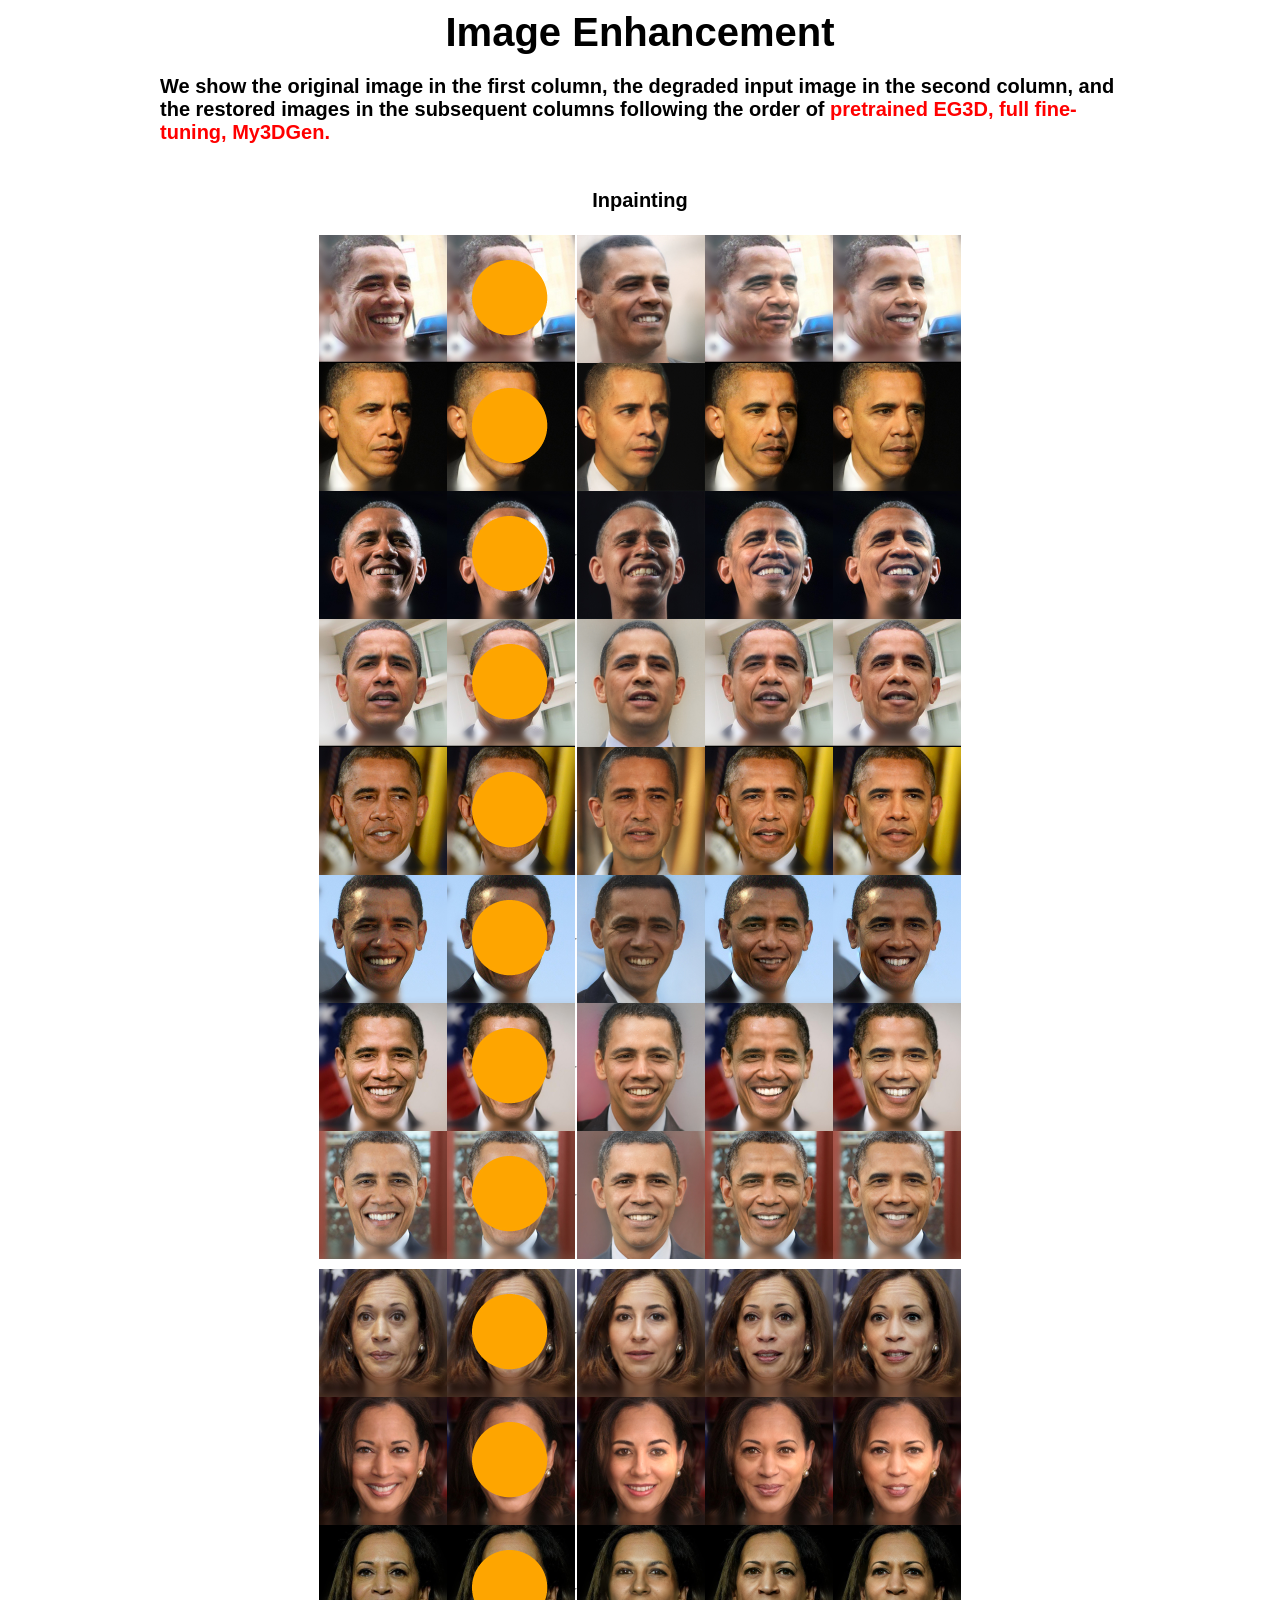
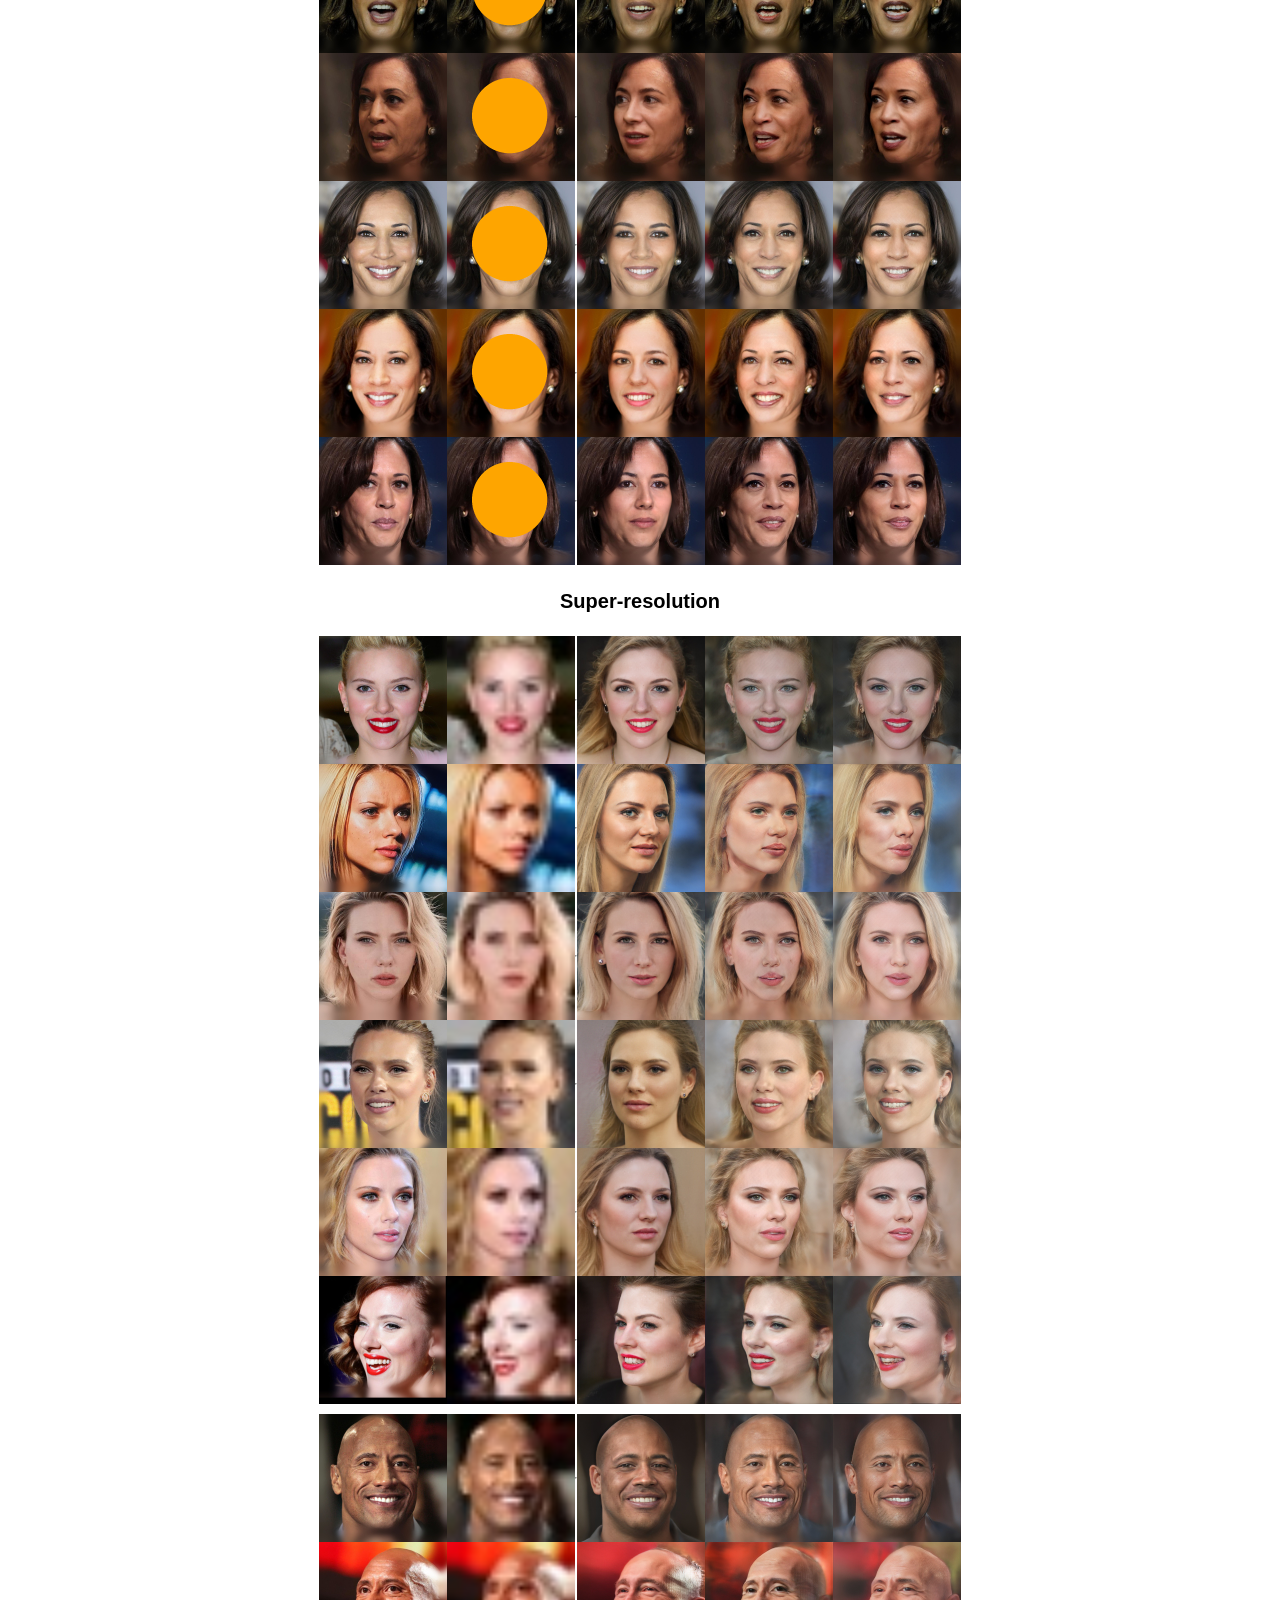
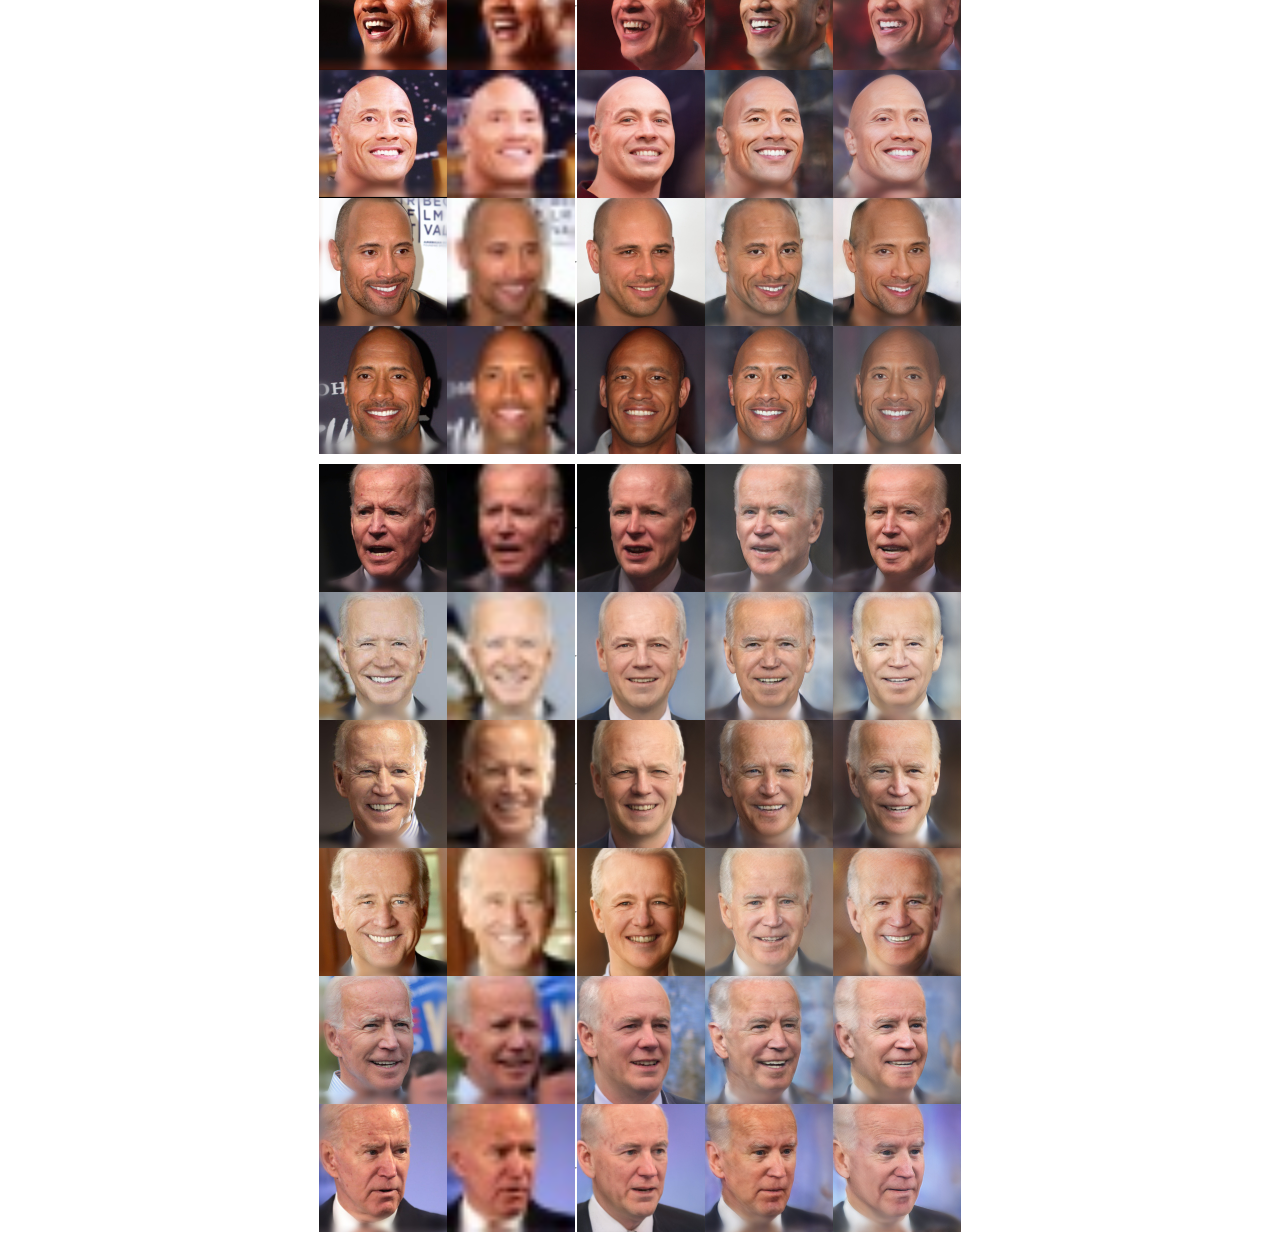
<file: supplementary/pages/enhancement.html>
<html>
<link>
<title>Image Enhancement</title>
<meta content="text/html; charset=iso-8859-1" http-equiv="Content-Type">
<style type="text/css">
	l, body, #wrapper
	{
		background-color: #ffffff;
		color: #000000;
		font-family: Arial, Helvetica, sans-serif;
		text-align: center;
		margin: 0;
		padding: 0;
	}
	
	img
	{
		border: 0;
	}
	
	td
	{
		text-align: center;
		padding: 5px;
	}
	
	.section
	{
		font-size: 40px;
		font-weight: bold;
		text-align: center;
		margin-top: 10px;
	}
	
	.subsection
	{
		font-size: 28px;
		font-weight: bold;
		text-align: center;
		margin-top: 20px;
	}
	
	.subsubsection
	{
		font-size: 20px;
		font-weight: bold;
		text-align: center;
		margin-top: 20px;
	}
	
	.navselected
	{
		color: #ff0000;
		text-decoration: underline;
		cursor: pointer;
	}
	
	.navunselected
	{
		color: #4488ff;
		text-decoration: underline;
		cursor: pointer;
	}

	a:link {color: #4488ff; text-decoration: underline; }
	a:active {color: #4488ff; text-decoration: underline; }
	a:visited {color: #4488ff; text-decoration: underline; }
	a:hover {color: #ff0000; text-decoration: none; }



	.before,
	.after {
		margin: 0;
	}

	.before figcaption,
	.after figcaption {
		background: #fff;
		border: 1px solid #c0c0c0;
		border-radius: 12px;
		color: #2e3452;
		opacity: 0.8;
		padding: 12px;
		position: absolute;
		top: 50%;
		transform: translateY(-50%);
		line-height: 100%;
	}

	.before figcaption {
		left: 12px;
	}

	.after figcaption {
		right: 12px;
	}

</style>
<script
	defer
	src="../static/js/index.js"
></script>
<link
	rel="stylesheet"
	href="../static/css/styles.css"
/>



</head>
<body>

<center>


<div class="section">
    Image Enhancement
</div>

<div class="subsubsection" style="text-align: center; width: 75%;">
	<p style="text-align: left;">
	We show the original image in the first column, the degraded input image in the second column, and the restored images in the subsequent columns following the order of 
    <span style="color: #ff0000;">
        pretrained EG3D, full fine-tuning, My3DGen.
    </span>
	</p>
</div>

<table style="width:100%;max-width:800px;border:0px;border-spacing:0px;border-collapse:separate;margin-right:auto;margin-left:auto; margin: 0 auto;">
	<tbody>
		<tr style="padding:0px">
		<td style="padding:0px">
        <table style="width:100%;border:0px;border-spacing:0px;border-collapse:separate;margin-right:auto;margin-left:auto;">
			<tbody>
				<!-- example -->
				<tr style="text-align: center;">
					<td colspan="5">
                        <div class="subsubsection" style="text-align: center;">
                            Inpainting
                        </div>
                        <br>
					</td>
				</tr>
				<tr>
                    <td style="padding:0 5 0 5;vertical-align:middle">
                        <div style="display: flex; align-items: center; height: 128px; margin: 0 auto;">
                          <div style="height: 100%; display: flex; align-items: center; margin: 0 auto;">
                            <img style="height: 100%; width: auto;" src="../results/enhancement/inpainting_original/barack/test_0.jpg"></img>
                            <img style="height: 100%; width: auto;" src="../results/enhancement/inpainting_input/Barack/test_0.jpg"></img>
                            <hr>
                            <img style="height: 100%; width: auto;" src="../results/enhancement/inpainting_output/barack/pretrained/test_0.jpg"></img>
                            <img style="height: 100%; width: auto;" src="../results/enhancement/inpainting_output/barack/full/test_0.jpg"></img>
                            <img style="height: 100%; width: auto;" src="../results/enhancement/inpainting_output/barack/lora/test_0.jpg"></img>
					  </div>
					</td>
				</tr>

				<tr>
                    <td style="padding:0 5 0 5;vertical-align:middle">
                        <div style="display: flex; align-items: center; height: 128px; margin: 0 auto;">
                          <div style="height: 100%; display: flex; align-items: center; margin: 0 auto;">
                            <img style="height: 100%; width: auto;" src="../results/enhancement/inpainting_original/barack/test_1.jpg"></img>
                            <img style="height: 100%; width: auto;" src="../results/enhancement/inpainting_input/Barack/test_1.jpg"></img>
                            <hr>
                            <img style="height: 100%; width: auto;" src="../results/enhancement/inpainting_output/barack/pretrained/test_1.jpg"></img>
                            <img style="height: 100%; width: auto;" src="../results/enhancement/inpainting_output/barack/full/test_1.jpg"></img>
                            <img style="height: 100%; width: auto;" src="../results/enhancement/inpainting_output/barack/lora/test_1.jpg"></img>
					  </div>
					</td>
				</tr>

				<tr>
                    <td style="padding:0 5 0 5;vertical-align:middle">
                        <div style="display: flex; align-items: center; height: 128px; margin: 0 auto;">
                          <div style="height: 100%; display: flex; align-items: center; margin: 0 auto;">
                            <img style="height: 100%; width: auto;" src="../results/enhancement/inpainting_original/barack/test_2.jpg"></img>
                            <img style="height: 100%; width: auto;" src="../results/enhancement/inpainting_input/Barack/test_2.jpg"></img>
                            <hr>
                            <img style="height: 100%; width: auto;" src="../results/enhancement/inpainting_output/barack/pretrained/test_2.jpg"></img>
                            <img style="height: 100%; width: auto;" src="../results/enhancement/inpainting_output/barack/full/test_2.jpg"></img>
                            <img style="height: 100%; width: auto;" src="../results/enhancement/inpainting_output/barack/lora/test_2.jpg"></img>
					  </div>
					</td>
				</tr>

                <tr>
                    <td style="padding:0 5 0 5;vertical-align:middle">
                        <div style="display: flex; align-items: center; height: 128px; margin: 0 auto;">
                          <div style="height: 100%; display: flex; align-items: center; margin: 0 auto;">
                            <img style="height: 100%; width: auto;" src="../results/enhancement/inpainting_original/barack/test_4.jpg"></img>
                            <img style="height: 100%; width: auto;" src="../results/enhancement/inpainting_input/Barack/test_4.jpg"></img>
                            <hr>
                            <img style="height: 100%; width: auto;" src="../results/enhancement/inpainting_output/barack/pretrained/test_4.jpg"></img>
                            <img style="height: 100%; width: auto;" src="../results/enhancement/inpainting_output/barack/full/test_4.jpg"></img>
                            <img style="height: 100%; width: auto;" src="../results/enhancement/inpainting_output/barack/lora/test_4.jpg"></img>
                      </div>
                    </td>
                </tr>

                <tr>
                    <td style="padding:0 5 0 5;vertical-align:middle">
                        <div style="display: flex; align-items: center; height: 128px; margin: 0 auto;">
                          <div style="height: 100%; display: flex; align-items: center; margin: 0 auto;">
                            <img style="height: 100%; width: auto;" src="../results/enhancement/inpainting_original/barack/test_5.jpg"></img>
                            <img style="height: 100%; width: auto;" src="../results/enhancement/inpainting_input/Barack/test_5.jpg"></img>
                            <hr>
                            <img style="height: 100%; width: auto;" src="../results/enhancement/inpainting_output/barack/pretrained/test_5.jpg"></img>
                            <img style="height: 100%; width: auto;" src="../results/enhancement/inpainting_output/barack/full/test_5.jpg"></img>
                            <img style="height: 100%; width: auto;" src="../results/enhancement/inpainting_output/barack/lora/test_5.jpg"></img>
                      </div>
                    </td>
                </tr>

                <tr>
                    <td style="padding:0 5 0 5;vertical-align:middle">
                        <div style="display: flex; align-items: center; height: 128px; margin: 0 auto;">
                          <div style="height: 100%; display: flex; align-items: center; margin: 0 auto;">
                            <img style="height: 100%; width: auto;" src="../results/enhancement/inpainting_original/barack/test_6.jpg"></img>
                            <img style="height: 100%; width: auto;" src="../results/enhancement/inpainting_input/Barack/test_6.jpg"></img>
                            <hr>
                            <img style="height: 100%; width: auto;" src="../results/enhancement/inpainting_output/barack/pretrained/test_6.jpg"></img>
                            <img style="height: 100%; width: auto;" src="../results/enhancement/inpainting_output/barack/full/test_6.jpg"></img>
                            <img style="height: 100%; width: auto;" src="../results/enhancement/inpainting_output/barack/lora/test_6.jpg"></img>
                      </div>
                    </td>
                </tr>

                <tr>
                    <td style="padding:0 5 0 5;vertical-align:middle">
                        <div style="display: flex; align-items: center; height: 128px; margin: 0 auto;">
                          <div style="height: 100%; display: flex; align-items: center; margin: 0 auto;">
                            <img style="height: 100%; width: auto;" src="../results/enhancement/inpainting_original/barack/test_7.jpg"></img>
                            <img style="height: 100%; width: auto;" src="../results/enhancement/inpainting_input/Barack/test_7.jpg"></img>
                            <hr>
                            <img style="height: 100%; width: auto;" src="../results/enhancement/inpainting_output/barack/pretrained/test_7.jpg"></img>
                            <img style="height: 100%; width: auto;" src="../results/enhancement/inpainting_output/barack/full/test_7.jpg"></img>
                            <img style="height: 100%; width: auto;" src="../results/enhancement/inpainting_output/barack/lora/test_7.jpg"></img>
                      </div>
                    </td>
                </tr>

                <tr>
                    <td style="padding:0 5 0 5;vertical-align:middle">
                        <div style="display: flex; align-items: center; height: 128px; margin: 0 auto;">
                          <div style="height: 100%; display: flex; align-items: center; margin: 0 auto;">
                            <img style="height: 100%; width: auto;" src="../results/enhancement/inpainting_original/barack/test_8.jpg"></img>
                            <img style="height: 100%; width: auto;" src="../results/enhancement/inpainting_input/Barack/test_8.jpg"></img>
                            <hr>
                            <img style="height: 100%; width: auto;" src="../results/enhancement/inpainting_output/barack/pretrained/test_8.jpg"></img>
                            <img style="height: 100%; width: auto;" src="../results/enhancement/inpainting_output/barack/full/test_8.jpg"></img>
                            <img style="height: 100%; width: auto;" src="../results/enhancement/inpainting_output/barack/lora/test_8.jpg"></img>
                      </div>
                    </td>
                </tr>

				<!-- example -->
				<tr style="text-align: center;">
					<td colspan="5">
					</td>
				</tr>
                <tr>
                    <td style="padding:0 5 0 5;vertical-align:middle">
                        <div style="display: flex; align-items: center; height: 128px; margin: 0 auto;">
                          <div style="height: 100%; display: flex; align-items: center; margin: 0 auto;">
                            <img style="height: 100%; width: auto;" src="../results/enhancement/inpainting_original/kamala/test_0.jpg"></img>
                            <img style="height: 100%; width: auto;" src="../results/enhancement/inpainting_input/Kamala/test_0.jpg"></img>
                            <hr>
                            <img style="height: 100%; width: auto;" src="../results/enhancement/inpainting_output/kamala/pretrained/test_0.jpg"></img>
                            <img style="height: 100%; width: auto;" src="../results/enhancement/inpainting_output/kamala/full/test_0.jpg"></img>
                            <img style="height: 100%; width: auto;" src="../results/enhancement/inpainting_output/kamala/lora/test_0.jpg"></img>
                      </div>
                    </td>
                </tr>
                <tr>
                    <td style="padding:0 5 0 5;vertical-align:middle">
                        <div style="display: flex; align-items: center; height: 128px; margin: 0 auto;">
                          <div style="height: 100%; display: flex; align-items: center; margin: 0 auto;">
                            <img style="height: 100%; width: auto;" src="../results/enhancement/inpainting_original/kamala/test_1.jpg"></img>
                            <img style="height: 100%; width: auto;" src="../results/enhancement/inpainting_input/Kamala/test_1.jpg"></img>
                            <hr>
                            <img style="height: 100%; width: auto;" src="../results/enhancement/inpainting_output/kamala/pretrained/test_1.jpg"></img>
                            <img style="height: 100%; width: auto;" src="../results/enhancement/inpainting_output/kamala/full/test_1.jpg"></img>
                            <img style="height: 100%; width: auto;" src="../results/enhancement/inpainting_output/kamala/lora/test_1.jpg"></img>
                      </div>
                    </td>
                </tr>
                <tr>
                    <td style="padding:0 5 0 5;vertical-align:middle">
                        <div style="display: flex; align-items: center; height: 128px; margin: 0 auto;">
                          <div style="height: 100%; display: flex; align-items: center; margin: 0 auto;">
                            <img style="height: 100%; width: auto;" src="../results/enhancement/inpainting_original/kamala/test_2.jpg"></img>
                            <img style="height: 100%; width: auto;" src="../results/enhancement/inpainting_input/Kamala/test_2.jpg"></img>
                            <hr>
                            <img style="height: 100%; width: auto;" src="../results/enhancement/inpainting_output/kamala/pretrained/test_2.jpg"></img>
                            <img style="height: 100%; width: auto;" src="../results/enhancement/inpainting_output/kamala/full/test_2.jpg"></img>
                            <img style="height: 100%; width: auto;" src="../results/enhancement/inpainting_output/kamala/lora/test_2.jpg"></img>
                      </div>
                    </td>
                </tr>
                <tr>
                    <td style="padding:0 5 0 5;vertical-align:middle">
                        <div style="display: flex; align-items: center; height: 128px; margin: 0 auto;">
                          <div style="height: 100%; display: flex; align-items: center; margin: 0 auto;">
                            <img style="height: 100%; width: auto;" src="../results/enhancement/inpainting_original/kamala/test_3.jpg"></img>
                            <img style="height: 100%; width: auto;" src="../results/enhancement/inpainting_input/Kamala/test_3.jpg"></img>
                            <hr>
                            <img style="height: 100%; width: auto;" src="../results/enhancement/inpainting_output/kamala/pretrained/test_3.jpg"></img>
                            <img style="height: 100%; width: auto;" src="../results/enhancement/inpainting_output/kamala/full/test_3.jpg"></img>
                            <img style="height: 100%; width: auto;" src="../results/enhancement/inpainting_output/kamala/lora/test_3.jpg"></img>
                      </div>
                    </td>
                </tr>
                <tr>
                    <td style="padding:0 5 0 5;vertical-align:middle">
                        <div style="display: flex; align-items: center; height: 128px; margin: 0 auto;">
                          <div style="height: 100%; display: flex; align-items: center; margin: 0 auto;">
                            <img style="height: 100%; width: auto;" src="../results/enhancement/inpainting_original/kamala/test_4.jpg"></img>
                            <img style="height: 100%; width: auto;" src="../results/enhancement/inpainting_input/Kamala/test_4.jpg"></img>
                            <hr>
                            <img style="height: 100%; width: auto;" src="../results/enhancement/inpainting_output/kamala/pretrained/test_4.jpg"></img>
                            <img style="height: 100%; width: auto;" src="../results/enhancement/inpainting_output/kamala/full/test_4.jpg"></img>
                            <img style="height: 100%; width: auto;" src="../results/enhancement/inpainting_output/kamala/lora/test_4.jpg"></img>
                      </div>
                    </td>
                </tr>
                <tr>
                    <td style="padding:0 5 0 5;vertical-align:middle">
                        <div style="display: flex; align-items: center; height: 128px; margin: 0 auto;">
                          <div style="height: 100%; display: flex; align-items: center; margin: 0 auto;">
                            <img style="height: 100%; width: auto;" src="../results/enhancement/inpainting_original/kamala/test_5.jpg"></img>
                            <img style="height: 100%; width: auto;" src="../results/enhancement/inpainting_input/Kamala/test_5.jpg"></img>
                            <hr>
                            <img style="height: 100%; width: auto;" src="../results/enhancement/inpainting_output/kamala/pretrained/test_5.jpg"></img>
                            <img style="height: 100%; width: auto;" src="../results/enhancement/inpainting_output/kamala/full/test_5.jpg"></img>
                            <img style="height: 100%; width: auto;" src="../results/enhancement/inpainting_output/kamala/lora/test_5.jpg"></img>
                      </div>
                    </td>
                </tr>
                <tr>
                    <td style="padding:0 5 0 5;vertical-align:middle">
                        <div style="display: flex; align-items: center; height: 128px; margin: 0 auto;">
                          <div style="height: 100%; display: flex; align-items: center; margin: 0 auto;">
                            <img style="height: 100%; width: auto;" src="../results/enhancement/inpainting_original/kamala/test_6.jpg"></img>
                            <img style="height: 100%; width: auto;" src="../results/enhancement/inpainting_input/Kamala/test_6.jpg"></img>
                            <hr>
                            <img style="height: 100%; width: auto;" src="../results/enhancement/inpainting_output/kamala/pretrained/test_6.jpg"></img>
                            <img style="height: 100%; width: auto;" src="../results/enhancement/inpainting_output/kamala/full/test_6.jpg"></img>
                            <img style="height: 100%; width: auto;" src="../results/enhancement/inpainting_output/kamala/lora/test_6.jpg"></img>
                      </div>
                    </td>
                </tr>


				<tr style="text-align: center;">
					<td colspan="5">
                        <div class="subsubsection" style="text-align: center;">
                            Super-resolution
                        </div>
                        <br>
					</td>
				</tr>
				<tr>
                    <td style="padding:0 5 0 5;vertical-align:middle">
                        <div style="display: flex; align-items: center; height: 128px; margin: 0 auto;">
                          <div style="height: 100%; display: flex; align-items: center; margin: 0 auto;">
                            <img style="height: 100%; width: auto;" src="../results/enhancement/sr/scarlett/original/test_0.jpg"></img>
                            <img style="height: 100%; width: auto;" src="../results/enhancement/sr/scarlett/input/test_0.jpg"></img>
                            <hr>
                            <img style="height: 100%; width: auto;" src="../results/enhancement/sr/scarlett/pretrained/test_0.jpg"></img>
                            <img style="height: 100%; width: auto;" src="../results/enhancement/sr/scarlett/full/test_0.jpg"></img>
                            <img style="height: 100%; width: auto;" src="../results/enhancement/sr/scarlett/lora/test_0.jpg"></img>
					  </div>
					</td>
				</tr>

				<tr>
                    <td style="padding:0 5 0 5;vertical-align:middle">
                        <div style="display: flex; align-items: center; height: 128px; margin: 0 auto;">
                          <div style="height: 100%; display: flex; align-items: center; margin: 0 auto;">
                            <img style="height: 100%; width: auto;" src="../results/enhancement/sr/scarlett/original/test_2.jpg"></img>
                            <img style="height: 100%; width: auto;" src="../results/enhancement/sr/scarlett/input/test_2.jpg"></img>
                            <hr>
                            <img style="height: 100%; width: auto;" src="../results/enhancement/sr/scarlett/pretrained/test_2.jpg"></img>
                            <img style="height: 100%; width: auto;" src="../results/enhancement/sr/scarlett/full/test_2.jpg"></img>
                            <img style="height: 100%; width: auto;" src="../results/enhancement/sr/scarlett/lora/test_2.jpg"></img>
					  </div>
					</td>
				</tr>

				<tr>
                    <td style="padding:0 5 0 5;vertical-align:middle">
                        <div style="display: flex; align-items: center; height: 128px; margin: 0 auto;">
                          <div style="height: 100%; display: flex; align-items: center; margin: 0 auto;">
                            <img style="height: 100%; width: auto;" src="../results/enhancement/sr/scarlett/original/test_5.jpg"></img>
                            <img style="height: 100%; width: auto;" src="../results/enhancement/sr/scarlett/input/test_5.jpg"></img>
                            <hr>
                            <img style="height: 100%; width: auto;" src="../results/enhancement/sr/scarlett/pretrained/test_5.jpg"></img>
                            <img style="height: 100%; width: auto;" src="../results/enhancement/sr/scarlett/full/test_5.jpg"></img>
                            <img style="height: 100%; width: auto;" src="../results/enhancement/sr/scarlett/lora/test_5.jpg"></img>
					  </div>
					</td>
				</tr>

				<tr>
                    <td style="padding:0 5 0 5;vertical-align:middle">
                        <div style="display: flex; align-items: center; height: 128px; margin: 0 auto;">
                          <div style="height: 100%; display: flex; align-items: center; margin: 0 auto;">
                            <img style="height: 100%; width: auto;" src="../results/enhancement/sr/scarlett/original/test_7.jpg"></img>
                            <img style="height: 100%; width: auto;" src="../results/enhancement/sr/scarlett/input/test_7.jpg"></img>
                            <hr>
                            <img style="height: 100%; width: auto;" src="../results/enhancement/sr/scarlett/pretrained/test_7.jpg"></img>
                            <img style="height: 100%; width: auto;" src="../results/enhancement/sr/scarlett/full/test_7.jpg"></img>
                            <img style="height: 100%; width: auto;" src="../results/enhancement/sr/scarlett/lora/test_7.jpg"></img>
					  </div>
					</td>
				</tr>
				<tr>
                    <td style="padding:0 5 0 5;vertical-align:middle">
                        <div style="display: flex; align-items: center; height: 128px; margin: 0 auto;">
                          <div style="height: 100%; display: flex; align-items: center; margin: 0 auto;">
                            <img style="height: 100%; width: auto;" src="../results/enhancement/sr/scarlett/original/test_9.jpg"></img>
                            <img style="height: 100%; width: auto;" src="../results/enhancement/sr/scarlett/input/test_9.jpg"></img>
                            <hr>
                            <img style="height: 100%; width: auto;" src="../results/enhancement/sr/scarlett/pretrained/test_9.jpg"></img>
                            <img style="height: 100%; width: auto;" src="../results/enhancement/sr/scarlett/full/test_9.jpg"></img>
                            <img style="height: 100%; width: auto;" src="../results/enhancement/sr/scarlett/lora/test_9.jpg"></img>
					  </div>
					</td>
				</tr>
				<tr>
                    <td style="padding:0 5 0 5;vertical-align:middle">
                        <div style="display: flex; align-items: center; height: 128px; margin: 0 auto;">
                          <div style="height: 100%; display: flex; align-items: center; margin: 0 auto;">
                            <img style="height: 100%; width: auto;" src="../results/enhancement/sr/scarlett/original/test_10.jpg"></img>
                            <img style="height: 100%; width: auto;" src="../results/enhancement/sr/scarlett/input/test_10.jpg"></img>
                            <hr>
                            <img style="height: 100%; width: auto;" src="../results/enhancement/sr/scarlett/pretrained/test_10.jpg"></img>
                            <img style="height: 100%; width: auto;" src="../results/enhancement/sr/scarlett/full/test_10.jpg"></img>
                            <img style="height: 100%; width: auto;" src="../results/enhancement/sr/scarlett/lora/test_10.jpg"></img>
					  </div>
					</td>
				</tr>

                <!-- example -->
				<tr style="text-align: center;">
					<td colspan="5">
					</td>
				</tr>
				<tr>
                    <td style="padding:0 5 0 5;vertical-align:middle">
                        <div style="display: flex; align-items: center; height: 128px; margin: 0 auto;">
                          <div style="height: 100%; display: flex; align-items: center; margin: 0 auto;">
                            <img style="height: 100%; width: auto;" src="../results/enhancement/sr/dwayne/original/test_0.jpg"></img>
                            <img style="height: 100%; width: auto;" src="../results/enhancement/sr/dwayne/input/test_0.jpg"></img>
                            <hr>
                            <img style="height: 100%; width: auto;" src="../results/enhancement/sr/dwayne/pretrained/test_0.jpg"></img>
                            <img style="height: 100%; width: auto;" src="../results/enhancement/sr/dwayne/full/test_0.jpg"></img>
                            <img style="height: 100%; width: auto;" src="../results/enhancement/sr/dwayne/lora/test_0.jpg"></img>
					  </div>
					</td>
				</tr>
				<tr>
                    <td style="padding:0 5 0 5;vertical-align:middle">
                        <div style="display: flex; align-items: center; height: 128px; margin: 0 auto;">
                          <div style="height: 100%; display: flex; align-items: center; margin: 0 auto;">
                            <img style="height: 100%; width: auto;" src="../results/enhancement/sr/dwayne/original/test_2.jpg"></img>
                            <img style="height: 100%; width: auto;" src="../results/enhancement/sr/dwayne/input/test_2.jpg"></img>
                            <hr>
                            <img style="height: 100%; width: auto;" src="../results/enhancement/sr/dwayne/pretrained/test_2.jpg"></img>
                            <img style="height: 100%; width: auto;" src="../results/enhancement/sr/dwayne/full/test_2.jpg"></img>
                            <img style="height: 100%; width: auto;" src="../results/enhancement/sr/dwayne/lora/test_2.jpg"></img>
					  </div>
					</td>
				</tr>
				<tr>
                    <td style="padding:0 5 0 5;vertical-align:middle">
                        <div style="display: flex; align-items: center; height: 128px; margin: 0 auto;">
                          <div style="height: 100%; display: flex; align-items: center; margin: 0 auto;">
                            <img style="height: 100%; width: auto;" src="../results/enhancement/sr/dwayne/original/test_3.jpg"></img>
                            <img style="height: 100%; width: auto;" src="../results/enhancement/sr/dwayne/input/test_3.jpg"></img>
                            <hr>
                            <img style="height: 100%; width: auto;" src="../results/enhancement/sr/dwayne/pretrained/test_3.jpg"></img>
                            <img style="height: 100%; width: auto;" src="../results/enhancement/sr/dwayne/full/test_3.jpg"></img>
                            <img style="height: 100%; width: auto;" src="../results/enhancement/sr/dwayne/lora/test_3.jpg"></img>
					  </div>
					</td>
				</tr>
				<tr>
                    <td style="padding:0 5 0 5;vertical-align:middle">
                        <div style="display: flex; align-items: center; height: 128px; margin: 0 auto;">
                          <div style="height: 100%; display: flex; align-items: center; margin: 0 auto;">
                            <img style="height: 100%; width: auto;" src="../results/enhancement/sr/dwayne/original/test_6.jpg"></img>
                            <img style="height: 100%; width: auto;" src="../results/enhancement/sr/dwayne/input/test_6.jpg"></img>
                            <hr>
                            <img style="height: 100%; width: auto;" src="../results/enhancement/sr/dwayne/pretrained/test_6.jpg"></img>
                            <img style="height: 100%; width: auto;" src="../results/enhancement/sr/dwayne/full/test_6.jpg"></img>
                            <img style="height: 100%; width: auto;" src="../results/enhancement/sr/dwayne/lora/test_6.jpg"></img>
					  </div>
					</td>
				</tr>
				<tr>
                    <td style="padding:0 5 0 5;vertical-align:middle">
                        <div style="display: flex; align-items: center; height: 128px; margin: 0 auto;">
                          <div style="height: 100%; display: flex; align-items: center; margin: 0 auto;">
                            <img style="height: 100%; width: auto;" src="../results/enhancement/sr/dwayne/original/test_7.jpg"></img>
                            <img style="height: 100%; width: auto;" src="../results/enhancement/sr/dwayne/input/test_7.jpg"></img>
                            <hr>
                            <img style="height: 100%; width: auto;" src="../results/enhancement/sr/dwayne/pretrained/test_7.jpg"></img>
                            <img style="height: 100%; width: auto;" src="../results/enhancement/sr/dwayne/full/test_7.jpg"></img>
                            <img style="height: 100%; width: auto;" src="../results/enhancement/sr/dwayne/lora/test_7.jpg"></img>
					  </div>
					</td>
				</tr>



                <!-- example -->
				<tr style="text-align: center;">
					<td colspan="5">
					</td>
				</tr>
				<tr>
                    <td style="padding:0 5 0 5;vertical-align:middle">
                        <div style="display: flex; align-items: center; height: 128px; margin: 0 auto;">
                          <div style="height: 100%; display: flex; align-items: center; margin: 0 auto;">
                            <img style="height: 100%; width: auto;" src="../results/enhancement/sr/joe/original/test_0.jpg"></img>
                            <img style="height: 100%; width: auto;" src="../results/enhancement/sr/joe/input/test_0.jpg"></img>
                            <hr>
                            <img style="height: 100%; width: auto;" src="../results/enhancement/sr/joe/pretrained/test_0.jpg"></img>
                            <img style="height: 100%; width: auto;" src="../results/enhancement/sr/joe/full/test_0.jpg"></img>
                            <img style="height: 100%; width: auto;" src="../results/enhancement/sr/joe/lora/test_0.jpg"></img>
					  </div>
					</td>
				</tr>
				<tr>
                    <td style="padding:0 5 0 5;vertical-align:middle">
                        <div style="display: flex; align-items: center; height: 128px; margin: 0 auto;">
                          <div style="height: 100%; display: flex; align-items: center; margin: 0 auto;">
                            <img style="height: 100%; width: auto;" src="../results/enhancement/sr/joe/original/test_1.jpg"></img>
                            <img style="height: 100%; width: auto;" src="../results/enhancement/sr/joe/input/test_1.jpg"></img>
                            <hr>
                            <img style="height: 100%; width: auto;" src="../results/enhancement/sr/joe/pretrained/test_1.jpg"></img>
                            <img style="height: 100%; width: auto;" src="../results/enhancement/sr/joe/full/test_1.jpg"></img>
                            <img style="height: 100%; width: auto;" src="../results/enhancement/sr/joe/lora/test_1.jpg"></img>
					  </div>
					</td>
				</tr>
				<tr>
                    <td style="padding:0 5 0 5;vertical-align:middle">
                        <div style="display: flex; align-items: center; height: 128px; margin: 0 auto;">
                          <div style="height: 100%; display: flex; align-items: center; margin: 0 auto;">
                            <img style="height: 100%; width: auto;" src="../results/enhancement/sr/joe/original/test_3.jpg"></img>
                            <img style="height: 100%; width: auto;" src="../results/enhancement/sr/joe/input/test_3.jpg"></img>
                            <hr>
                            <img style="height: 100%; width: auto;" src="../results/enhancement/sr/joe/pretrained/test_3.jpg"></img>
                            <img style="height: 100%; width: auto;" src="../results/enhancement/sr/joe/full/test_3.jpg"></img>
                            <img style="height: 100%; width: auto;" src="../results/enhancement/sr/joe/lora/test_3.jpg"></img>
					  </div>
					</td>
				</tr>
				<tr>
                    <td style="padding:0 5 0 5;vertical-align:middle">
                        <div style="display: flex; align-items: center; height: 128px; margin: 0 auto;">
                          <div style="height: 100%; display: flex; align-items: center; margin: 0 auto;">
                            <img style="height: 100%; width: auto;" src="../results/enhancement/sr/joe/original/test_4.jpg"></img>
                            <img style="height: 100%; width: auto;" src="../results/enhancement/sr/joe/input/test_4.jpg"></img>
                            <hr>
                            <img style="height: 100%; width: auto;" src="../results/enhancement/sr/joe/pretrained/test_4.jpg"></img>
                            <img style="height: 100%; width: auto;" src="../results/enhancement/sr/joe/full/test_4.jpg"></img>
                            <img style="height: 100%; width: auto;" src="../results/enhancement/sr/joe/lora/test_4.jpg"></img>
					  </div>
					</td>
				</tr>
				<tr>
                    <td style="padding:0 5 0 5;vertical-align:middle">
                        <div style="display: flex; align-items: center; height: 128px; margin: 0 auto;">
                          <div style="height: 100%; display: flex; align-items: center; margin: 0 auto;">
                            <img style="height: 100%; width: auto;" src="../results/enhancement/sr/joe/original/test_5.jpg"></img>
                            <img style="height: 100%; width: auto;" src="../results/enhancement/sr/joe/input/test_5.jpg"></img>
                            <hr>
                            <img style="height: 100%; width: auto;" src="../results/enhancement/sr/joe/pretrained/test_5.jpg"></img>
                            <img style="height: 100%; width: auto;" src="../results/enhancement/sr/joe/full/test_5.jpg"></img>
                            <img style="height: 100%; width: auto;" src="../results/enhancement/sr/joe/lora/test_5.jpg"></img>
					  </div>
					</td>
				</tr>
				<tr>
                    <td style="padding:0 5 0 5;vertical-align:middle">
                        <div style="display: flex; align-items: center; height: 128px; margin: 0 auto;">
                          <div style="height: 100%; display: flex; align-items: center; margin: 0 auto;">
                            <img style="height: 100%; width: auto;" src="../results/enhancement/sr/joe/original/test_7.jpg"></img>
                            <img style="height: 100%; width: auto;" src="../results/enhancement/sr/joe/input/test_7.jpg"></img>
                            <hr>
                            <img style="height: 100%; width: auto;" src="../results/enhancement/sr/joe/pretrained/test_7.jpg"></img>
                            <img style="height: 100%; width: auto;" src="../results/enhancement/sr/joe/full/test_7.jpg"></img>
                            <img style="height: 100%; width: auto;" src="../results/enhancement/sr/joe/lora/test_7.jpg"></img>
					  </div>
					</td>
				</tr>          


				<tr style="text-align: center;">
					<td colspan="5">
					</td>
				</tr>
			</tbody>
		  </table>
		</td>
		</tr>
	</tbody>
</table>
  

</body>
</html>
</file>
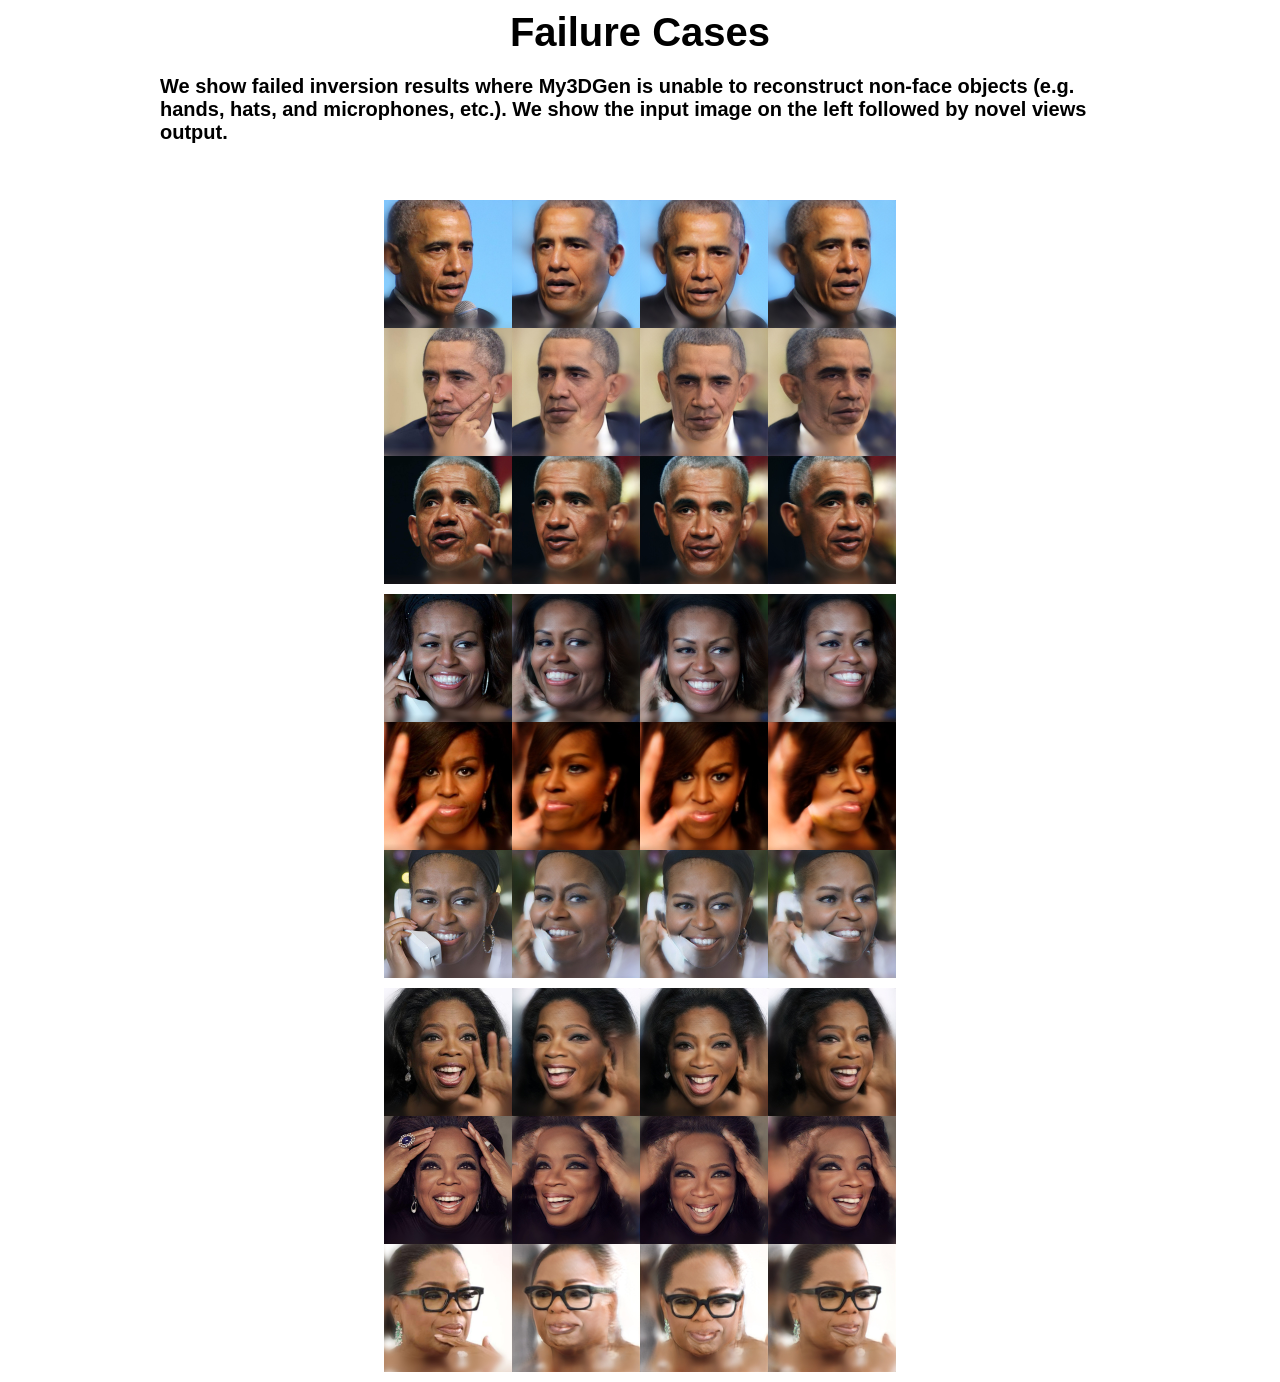
<file: supplementary/pages/failure_cases.html>
<html>
<link>
<title>Failure Cases</title>
<meta content="text/html; charset=iso-8859-1" http-equiv="Content-Type">
<style type="text/css">
	l, body, #wrapper
	{
		background-color: #ffffff;
		color: #000000;
		font-family: Arial, Helvetica, sans-serif;
		text-align: center;
		margin: 0;
		padding: 0;
	}
	
	img
	{
		border: 0;
	}
	
	td
	{
		text-align: center;
		padding: 5px;
	}
	
	.section
	{
		font-size: 40px;
		font-weight: bold;
		text-align: center;
		margin-top: 10px;
	}
	
	.subsection
	{
		font-size: 28px;
		font-weight: bold;
		text-align: center;
		margin-top: 20px;
	}
	
	.subsubsection
	{
		font-size: 20px;
		font-weight: bold;
		text-align: center;
		margin-top: 20px;
	}
	
	.navselected
	{
		color: #ff0000;
		text-decoration: underline;
		cursor: pointer;
	}
	
	.navunselected
	{
		color: #4488ff;
		text-decoration: underline;
		cursor: pointer;
	}

	a:link {color: #4488ff; text-decoration: underline; }
	a:active {color: #4488ff; text-decoration: underline; }
	a:visited {color: #4488ff; text-decoration: underline; }
	a:hover {color: #ff0000; text-decoration: none; }



	.before,
	.after {
		margin: 0;
	}

	.before figcaption,
	.after figcaption {
		background: #fff;
		border: 1px solid #c0c0c0;
		border-radius: 12px;
		color: #2e3452;
		opacity: 0.8;
		padding: 12px;
		position: absolute;
		top: 50%;
		transform: translateY(-50%);
		line-height: 100%;
	}

	.before figcaption {
		left: 12px;
	}

	.after figcaption {
		right: 12px;
	}

</style>
<script
	defer
	src="../static/js/index.js"
></script>
<link
	rel="stylesheet"
	href="../static/css/styles.css"
/>



</head>
<body>

<center>


<div class="section">
    Failure Cases
</div>

<div class="subsubsection" style="text-align: center; width: 75%;">
	<p style="text-align: left;">
	We show failed inversion results where My3DGen is unable to reconstruct non-face objects (e.g. hands, hats, and microphones, etc.). We show the input image on the left followed by novel views output.
	</p>
	<!-- <p>
	We compare the results of our method with the pretrained method and the full fine-tuning method.
	</p> -->
</div>

<br>
<br>

<table style="width:100%;max-width:800px;border:0px;border-spacing:0px;border-collapse:separate;margin-right:auto;margin-left:auto;">
	<tbody>
		<tr style="padding:0px">
		<td style="padding:0px">
		  <table style="width:100%;border:0px;border-spacing:0px;border-collapse:separate;margin-right:auto;margin-left:auto;">
			<tbody>
				<!-- example -->

				<tr>
					<td style="padding: 0 5px; text-align: center; vertical-align: middle;">
						<img style="max-height: 128px; width: auto; display: inline-block;" src="../results/failures/barack/interpolate_video_50_network-snapshot-000500_image_0.371.jpg">
					</td>
				</tr>
				<tr>
					<td style="padding: 0 5px; text-align: center; vertical-align: middle;">
						<img style="max-height: 128px; width: auto; display: inline-block;" src="../results/failures/barack/interpolate_video_52_network-snapshot-000500_image_0.403.jpg">
					</td>
				</tr>
				<tr>
					<td style="padding: 0 5px; text-align: center; vertical-align: middle;">
						<img style="max-height: 128px; width: auto; display: inline-block;" src="../results/failures/barack/interpolate_video_53_network-snapshot-000500_image_0.404.jpg">
					</td>
				</tr>								

                <!-- example -->
				<tr style="text-align: center;">
					<td colspan="5">
					</td>
				</tr>	
				<tr>
					<td style="padding: 0 5px; text-align: center; vertical-align: middle;">
						<img style="max-height: 128px; width: auto; display: inline-block;" src="../results/failures/michelle/interpolate_video_test_0_network-snapshot-000500_image_0.395.jpg">
					</td>
				</tr>	
				<tr>
					<td style="padding: 0 5px; text-align: center; vertical-align: middle;">
						<img style="max-height: 128px; width: auto; display: inline-block;" src="../results/failures/michelle/interpolate_video_test_5_network-snapshot-000500_image_0.479.jpg">
					</td>
				</tr>	
				<tr>
					<td style="padding: 0 5px; text-align: center; vertical-align: middle;">
						<img style="max-height: 128px; width: auto; display: inline-block;" src="../results/failures/michelle/interpolate_video_test_6_network-snapshot-000500_image_0.508.jpg">
					</td>
				</tr>	



                <!-- example -->
				<tr style="text-align: center;">
					<td colspan="5">
					</td>
				</tr>
				<tr>
					<td style="padding: 0 5px; text-align: center; vertical-align: middle;">
						<img style="max-height: 128px; width: auto; display: inline-block;" src="../results/failures/oprah/interpolate_video_60_network-snapshot-000500_image_0.392.jpg">
					</td>
				</tr>	
				<tr>
					<td style="padding: 0 5px; text-align: center; vertical-align: middle;">
						<img style="max-height: 128px; width: auto; display: inline-block;" src="../results/failures/oprah/interpolate_video_82_network-snapshot-000500_image_0.512.jpg">
					</td>
				</tr>	
				<tr>
					<td style="padding: 0 5px; text-align: center; vertical-align: middle;">
						<img style="max-height: 128px; width: auto; display: inline-block;" src="../results/failures/oprah/interpolate_video_test_2_network-snapshot-000500_image_0.397.jpg">
					</td>
				</tr>	



				<tr style="text-align: center;">
					<td colspan="5">
					</td>
				</tr>
			</tbody>
		  </table>
		</td>
		</tr>
	</tbody>
</table>

</body>
</html>
</file>
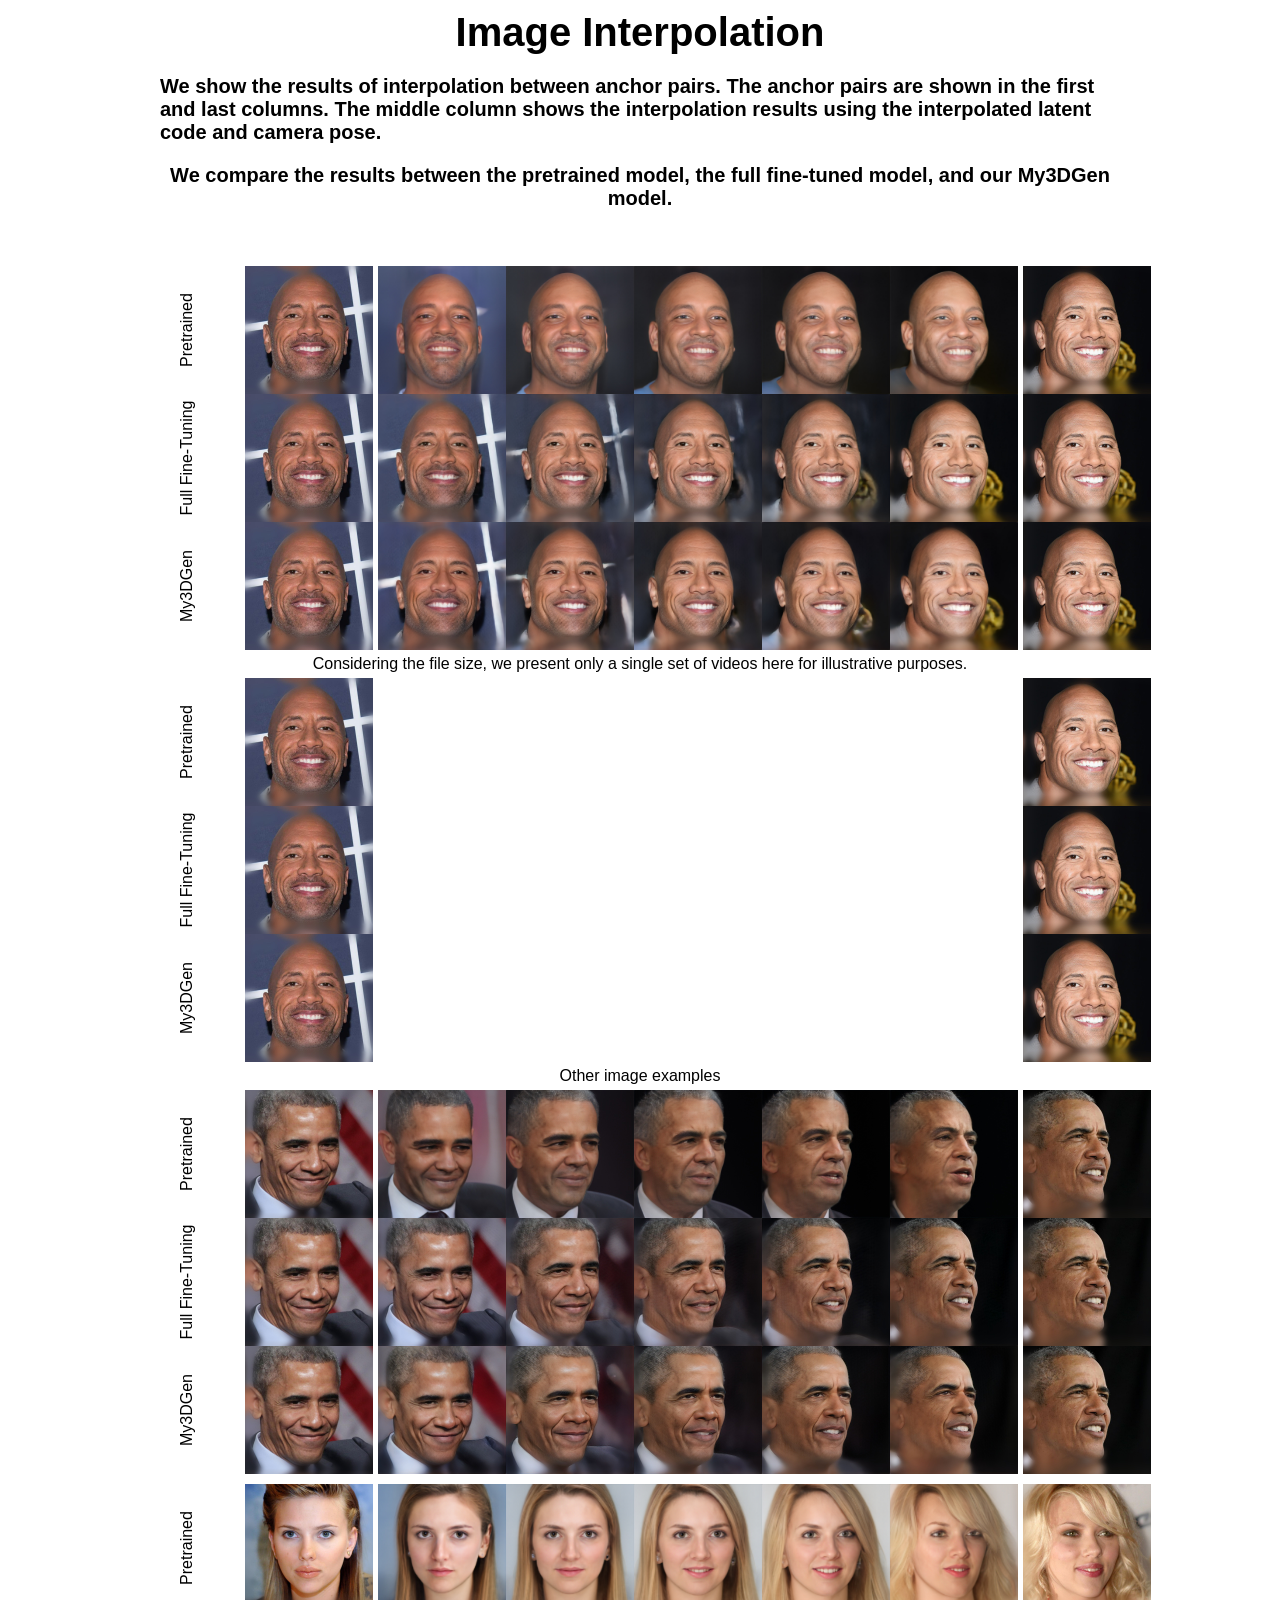
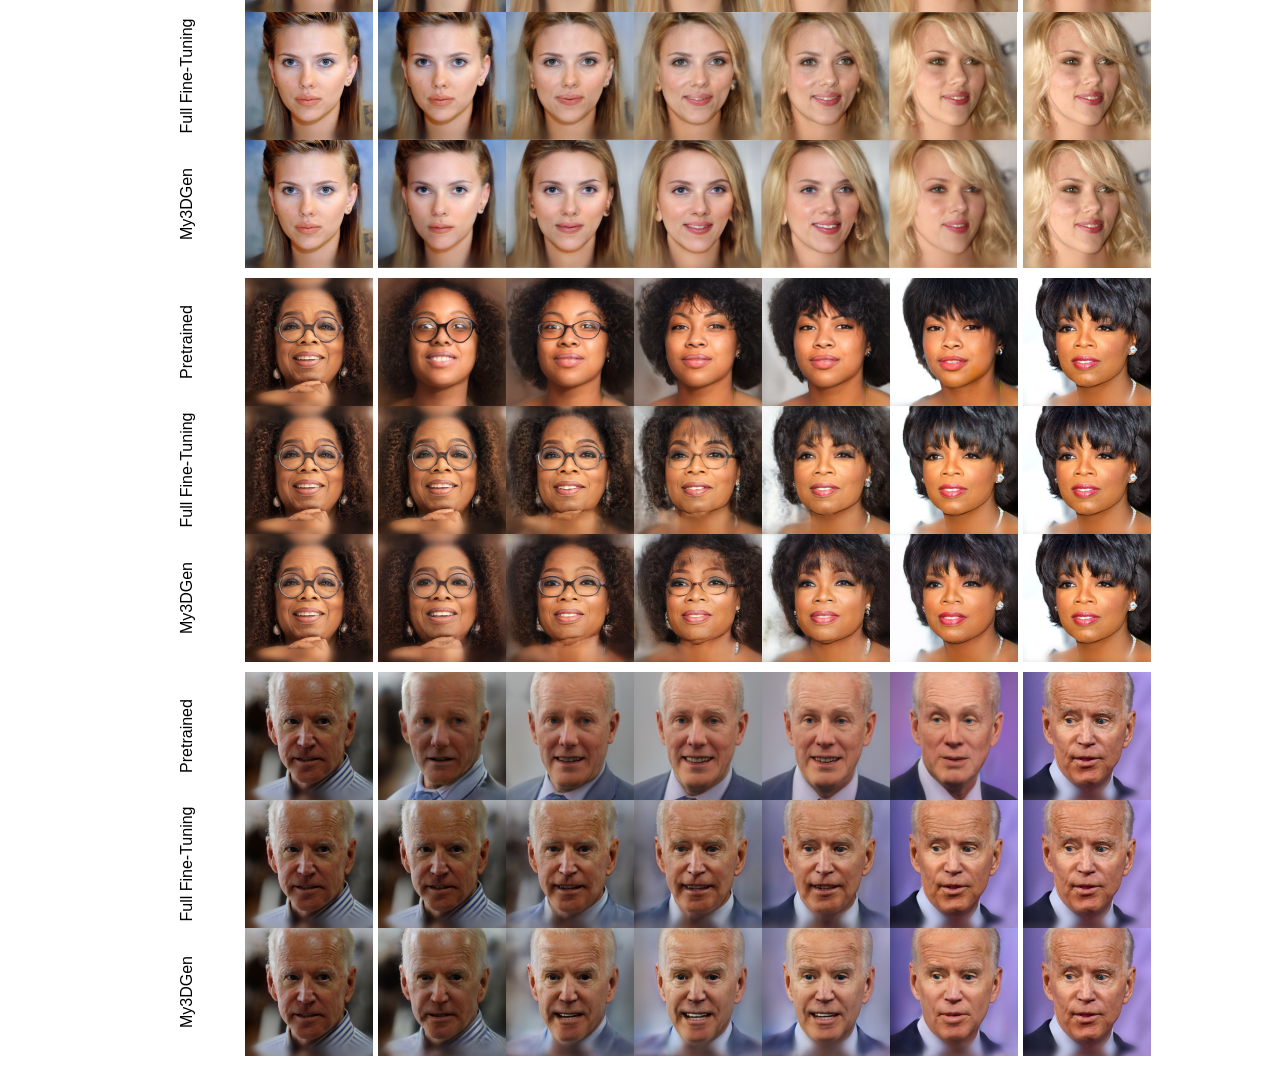
<file: supplementary/pages/interpolation.html>
<html>
<link>
<title>Image Interpolation</title>
<meta content="text/html; charset=iso-8859-1" http-equiv="Content-Type">
<style type="text/css">
	l, body, #wrapper
	{
		background-color: #ffffff;
		color: #000000;
		font-family: Arial, Helvetica, sans-serif;
		text-align: center;
		margin: 0;
		padding: 0;
	}
	
	img
	{
		border: 0;
	}
	
	td
	{
		text-align: center;
		padding: 5px;
	}
	
	.section
	{
		font-size: 40px;
		font-weight: bold;
		text-align: center;
		margin-top: 10px;
	}
	
	.subsection
	{
		font-size: 28px;
		font-weight: bold;
		text-align: center;
		margin-top: 20px;
	}
	
	.subsubsection
	{
		font-size: 20px;
		font-weight: bold;
		text-align: center;
		margin-top: 20px;
	}
	
	.navselected
	{
		color: #ff0000;
		text-decoration: underline;
		cursor: pointer;
	}
	
	.navunselected
	{
		color: #4488ff;
		text-decoration: underline;
		cursor: pointer;
	}

	a:link {color: #4488ff; text-decoration: underline; }
	a:active {color: #4488ff; text-decoration: underline; }
	a:visited {color: #4488ff; text-decoration: underline; }
	a:hover {color: #ff0000; text-decoration: none; }



	.before,
	.after {
		margin: 0;
	}

	.before figcaption,
	.after figcaption {
		background: #fff;
		border: 1px solid #c0c0c0;
		border-radius: 12px;
		color: #2e3452;
		opacity: 0.8;
		padding: 12px;
		position: absolute;
		top: 50%;
		transform: translateY(-50%);
		line-height: 100%;
	}

	.before figcaption {
		left: 12px;
	}

	.after figcaption {
		right: 12px;
	}

</style>
<script
	defer
	src="../static/js/index.js"
></script>
<link
	rel="stylesheet"
	href="../static/css/styles.css"
/>



</head>
<body>

<center>


<div class="section">
    Image Interpolation
</div>

<div class="subsubsection" style="text-align: center; width: 75%;">
	<p style="text-align: left;">
	We show the results of interpolation between anchor pairs. The anchor pairs are shown in the first and last columns. The middle column shows the interpolation results using the interpolated latent code and camera pose.
	</p>
	<p>
	We compare the results between the pretrained model, the full fine-tuned model, and our My3DGen model.
	</p>
</div>

<br>
<br>

<table style="width:100%;max-width:800px;border:0px;border-spacing:0px;border-collapse:separate;margin-right:auto;margin-left:auto;">
	<tbody>
		<tr style="padding:0px">
		<td style="padding:0px">
		  <table style="width:100%;border:0px;border-spacing:0px;border-collapse:separate;margin-right:auto;margin-left:auto;">
			<tbody>
				<tr>
					<td style="padding:0;vertical-align:middle">
					  <div style="transform: rotate(270deg); white-space: nowrap; margin-right: 0px;">
						Pretrained
					  </div>
					</td>
					<td style="padding:0;vertical-align:middle">
					  <div style="display: flex; align-items: center; height: 128px;">
						<div style="height: 100%; display: flex; align-items: center;">
							<img style="height: 100%; width: auto;" src="../results/interpolation/dwayne/pretrained/seed_0/46.jpg"></img>
						</div>
					  </div>
					</td>
					<td style="padding:0 5 0 5;vertical-align:middle">
					  <div style="display: flex; align-items: center; height: 128px;">
						<div style="height: 100%; display: flex; align-items: center;">
							<img style="height: 100%; width: auto;" src="../results/interpolation/dwayne/pretrained/seed_0/pretrained.jpg"></img>
						</div>
					  </div>
					<td style="padding:0;vertical-align:middle">
						<div style="display: flex; align-items: center; height: 128px;">
						  <div style="height: 100%; display: flex; align-items: center;">
							  <img style="height: 100%; width: auto;" src="../results/interpolation/dwayne/pretrained/seed_0/1.jpg"></img>
						  </div>
						</div>
					  </td>
				</tr>
				<tr>
					<td style="padding:0;vertical-align:middle">
					  <div style="transform: rotate(270deg); white-space: nowrap; margin-right: 0px;">
						Full Fine-Tuning
					  </div>
					</td>
					<td style="padding:0;vertical-align:middle">
					  <div style="display: flex; align-items: center; height: 128px;">
						<div style="height: 100%; display: flex; align-items: center;">
							<img style="height: 100%; width: auto;" src="../results/interpolation/dwayne/pretrained/seed_0/46.jpg"></img>
						</div>
					  </div>
					</td>
					<td style="padding:0 5 0 5;vertical-align:middle">
					  <div style="display: flex; align-items: center; height: 128px;">
						<div style="height: 100%; display: flex; align-items: center;">
							<img style="height: 100%; width: auto;" src="../results/interpolation/dwayne/full/seed_0/full.jpg"></img>
						</div>
					  </div>
					<td style="padding:0;vertical-align:middle">
						<div style="display: flex; align-items: center; height: 128px;">
						  <div style="height: 100%; display: flex; align-items: center;">
							  <img style="height: 100%; width: auto;" src="../results/interpolation/dwayne/pretrained/seed_0/1.jpg"></img>
						  </div>
						</div>
					  </td>
				</tr>
				<tr>
					<td style="padding:0;vertical-align:middle">
					  <div style="transform: rotate(270deg); white-space: nowrap; margin-right: 0px;">
						My3DGen
					  </div>
					</td>
					<td style="padding:0;vertical-align:middle">
					  <div style="display: flex; align-items: center; height: 128px;">
						<div style="height: 100%; display: flex; align-items: center;">
							<img style="height: 100%; width: auto;" src="../results/interpolation/dwayne/pretrained/seed_0/46.jpg"></img>
						</div>
					  </div>
					</td>
					<td style="padding:0 5 0 5;vertical-align:middle">
					  <div style="display: flex; align-items: center; height: 128px;">
						<div style="height: 100%; display: flex; align-items: center;">
							<img style="height: 100%; width: auto;" src="../results/interpolation/dwayne/lora/seed_0/lora.jpg"></img>
						</div>
					  </div>
					<td style="padding:0;vertical-align:middle">
						<div style="display: flex; align-items: center; height: 128px;">
						  <div style="height: 100%; display: flex; align-items: center;">
							  <img style="height: 100%; width: auto;" src="../results/interpolation/dwayne/pretrained/seed_0/1.jpg"></img>
						  </div>
						</div>
					  </td>
				</tr>
				<!-- videos -->
				<tr style="text-align: center;">
					<td colspan="5">
						<p>
						Considering the file size, we present only a single set of videos here for illustrative purposes.
						</p>
					</td>
				</tr>
				<tr>
					<td style="padding:0;vertical-align:middle">
						<div style="transform: rotate(270deg); white-space: nowrap; margin-right: 0px;">
						  Pretrained
						</div>
					</td>
					<td style="padding:0;vertical-align:middle">
						<div style="display: flex; align-items: center; height: 128px;">
						  <div style="height: 100%; display: flex; align-items: center;">
							  <img style="height: 100%; width: auto;" src="../results/interpolation/dwayne/pretrained/seed_0/46.jpg"></img>
						  </div>
						</div>
					  </td>
					<td style="padding: 0 5 0 5; vertical-align: middle">
					  <div style="display: flex; align-items: center; height: 128px;">
						<video class="sync-video" width="128" height="128" autoplay loop muted playsinline>
						  <source src="../results/interpolation/dwayne/pretrained/seed_0/ffhqrebalanced512-128-w_0.mp4" type="video/mp4">
						</video>
						<video class="sync-video" width="128" height="128" autoplay loop muted playsinline>
						  <source src="../results/interpolation/dwayne/pretrained/seed_0/ffhqrebalanced512-128-w_3.mp4" type="video/mp4">
						</video>
						<video class="sync-video" width="128" height="128" autoplay loop muted playsinline>
							<source src="../results/interpolation/dwayne/pretrained/seed_0/ffhqrebalanced512-128-w_5.mp4" type="video/mp4">
						</video>
						<video class="sync-video" width="128" height="128" autoplay loop muted playsinline>
							<source src="../results/interpolation/dwayne/pretrained/seed_0/ffhqrebalanced512-128-w_7.mp4" type="video/mp4">
						</video>
						<video class="sync-video" width="128" height="128" autoplay loop muted playsinline>
							<source src="../results/interpolation/dwayne/pretrained/seed_0/ffhqrebalanced512-128-w_10.mp4" type="video/mp4">
						</video>
					  </div>
					</td>
					<td style="padding:0;vertical-align:middle">
						<div style="display: flex; align-items: center; height: 128px;">
						  <div style="height: 100%; display: flex; align-items: center;">
							  <img style="height: 100%; width: auto;" src="../results/interpolation/dwayne/pretrained/seed_0/1.jpg"></img>
						  </div>
						</div>
					  </td>
				</tr>
				<tr>
					<td style="padding:0;vertical-align:middle">
						<div style="transform: rotate(270deg); white-space: nowrap; margin-right: 0px;">
						  Full Fine-Tuning
						</div>
					</td>
					<td style="padding:0;vertical-align:middle">
						<div style="display: flex; align-items: center; height: 128px;">
						  <div style="height: 100%; display: flex; align-items: center;">
							  <img style="height: 100%; width: auto;" src="../results/interpolation/dwayne/pretrained/seed_0/46.jpg"></img>
						  </div>
						</div>
					  </td>
					<td style="padding: 0 5 0 5; vertical-align: middle">
					  <div style="display: flex; align-items: center; height: 128px;">
						<video class="sync-video" width="128" height="128" autoplay loop muted playsinline>
						  <source src="../results/interpolation/dwayne/full/seed_0/network-snapshot-000500-w_0.mp4" type="video/mp4">
						</video>
						<video class="sync-video" width="128" height="128" autoplay loop muted playsinline>
						  <source src="../results/interpolation/dwayne/full/seed_0/network-snapshot-000500-w_3.mp4" type="video/mp4">
						</video>
						<video class="sync-video" width="128" height="128" autoplay loop muted playsinline>
							<source src="../results/interpolation/dwayne/full/seed_0/network-snapshot-000500-w_5.mp4" type="video/mp4">
						</video>
						<video class="sync-video" width="128" height="128" autoplay loop muted playsinline>
							<source src="../results/interpolation/dwayne/full/seed_0/network-snapshot-000500-w_7.mp4" type="video/mp4">
						</video>
						<video class="sync-video" width="128" height="128" autoplay loop muted playsinline>
							<source src="../results/interpolation/dwayne/full/seed_0/network-snapshot-000500-w_10.mp4" type="video/mp4">
						</video>
					  </div>
					</td>
					<td style="padding:0;vertical-align:middle">
						<div style="display: flex; align-items: center; height: 128px;">
						  <div style="height: 100%; display: flex; align-items: center;">
							  <img style="height: 100%; width: auto;" src="../results/interpolation/dwayne/pretrained/seed_0/1.jpg"></img>
						  </div>
						</div>
					  </td>
				</tr>
				<tr>
					<td style="padding:0;vertical-align:middle">
						<div style="transform: rotate(270deg); white-space: nowrap; margin-right: 0px;">
						  My3DGen
						</div>
					</td>
					<td style="padding:0;vertical-align:middle">
						<div style="display: flex; align-items: center; height: 128px;">
						  <div style="height: 100%; display: flex; align-items: center;">
							  <img style="height: 100%; width: auto;" src="../results/interpolation/dwayne/pretrained/seed_0/46.jpg"></img>
						  </div>
						</div>
					  </td>
					<td style="padding: 0 5 0 5; vertical-align: middle">
					  <div style="display: flex; align-items: center; height: 128px;">
						<video class="sync-video" width="128" height="128" autoplay loop muted playsinline>
						  <source src="../results/interpolation/dwayne/lora/seed_0/network-snapshot-000500-w_0.mp4" type="video/mp4">
						</video>
						<video class="sync-video" width="128" height="128" autoplay loop muted playsinline>
						  <source src="../results/interpolation/dwayne/lora/seed_0/network-snapshot-000500-w_3.mp4" type="video/mp4">
						</video>
						<video class="sync-video" width="128" height="128" autoplay loop muted playsinline>
							<source src="../results/interpolation/dwayne/lora/seed_0/network-snapshot-000500-w_5.mp4" type="video/mp4">
						</video>
						<video class="sync-video" width="128" height="128" autoplay loop muted playsinline>
							<source src="../results/interpolation/dwayne/lora/seed_0/network-snapshot-000500-w_7.mp4" type="video/mp4">
						</video>
						<video class="sync-video" width="128" height="128" autoplay loop muted playsinline>
							<source src="../results/interpolation/dwayne/lora/seed_0/network-snapshot-000500-w_10.mp4" type="video/mp4">
						</video>
					  </div>
					</td>
					<td style="padding:0;vertical-align:middle">
						<div style="display: flex; align-items: center; height: 128px;">
						  <div style="height: 100%; display: flex; align-items: center;">
							  <img style="height: 100%; width: auto;" src="../results/interpolation/dwayne/pretrained/seed_0/1.jpg"></img>
						  </div>
						</div>
					  </td>
				</tr>


				<!-- example -->
				<!-- make some gap here -->
				<tr style="text-align: center;">
					<td colspan="5">
						<p>
						Other image examples
						</p>
					</td>
				</tr>
				<tr>
					<td style="padding:0;vertical-align:middle">
					  <div style="transform: rotate(270deg); white-space: nowrap; margin-right: 0px;">
						Pretrained
					  </div>
					</td>
					<td style="padding:0;vertical-align:middle">
					  <div style="display: flex; align-items: center; height: 128px;">
						<div style="height: 100%; display: flex; align-items: center;">
							<img style="height: 100%; width: auto;" src="../results/interpolation/barack/pretrained/seed_9/20.jpg"></img>
						</div>
					  </div>
					</td>
					<td style="padding:0 5 0 5;vertical-align:middle">
					  <div style="display: flex; align-items: center; height: 128px;">
						<div style="height: 100%; display: flex; align-items: center;">
							<img style="height: 100%; width: auto;" src="../results/interpolation/barack/pretrained/seed_9/ffhqrebalanced512-128-w_0.jpg"></img>
							<img style="height: 100%; width: auto;" src="../results/interpolation/barack/pretrained/seed_9/ffhqrebalanced512-128-w_3.jpg"></img>
							<img style="height: 100%; width: auto;" src="../results/interpolation/barack/pretrained/seed_9/ffhqrebalanced512-128-w_5.jpg"></img>
							<img style="height: 100%; width: auto;" src="../results/interpolation/barack/pretrained/seed_9/ffhqrebalanced512-128-w_7.jpg"></img>
							<img style="height: 100%; width: auto;" src="../results/interpolation/barack/pretrained/seed_9/ffhqrebalanced512-128-w_10.jpg"></img>
					  </div>
					</td>
					<td style="padding:0;vertical-align:middle">
						<div style="display: flex; align-items: center; height: 128px;">
						  <div style="height: 100%; display: flex; align-items: center;">
							  <img style="height: 100%; width: auto;" src="../results/interpolation/barack/pretrained/seed_9/28.jpg"></img>
						  </div>
						</div>
					  </td>
				</tr>
				<tr>
					<td style="padding:0;vertical-align:middle">
					  <div style="transform: rotate(270deg); white-space: nowrap; margin-right: 0px;">
						Full Fine-Tuning
					  </div>
					</td>
					<td style="padding:0;vertical-align:middle">
					  <div style="display: flex; align-items: center; height: 128px;">
						<div style="height: 100%; display: flex; align-items: center;">
							<img style="height: 100%; width: auto;" src="../results/interpolation/barack/pretrained/seed_9/20.jpg"></img>
						</div>
					  </div>
					</td>
					<td style="padding:0 5 0 5;vertical-align:middle">
					  <div style="display: flex; align-items: center; height: 128px;">
						<div style="height: 100%; display: flex; align-items: center;">
							<img style="height: 100%; width: auto;" src="../results/interpolation/barack/full/seed_9/network-snapshot-000500-w_0.jpg"></img>
							<img style="height: 100%; width: auto;" src="../results/interpolation/barack/full/seed_9/network-snapshot-000500-w_3.jpg"></img>
							<img style="height: 100%; width: auto;" src="../results/interpolation/barack/full/seed_9/network-snapshot-000500-w_5.jpg"></img>
							<img style="height: 100%; width: auto;" src="../results/interpolation/barack/full/seed_9/network-snapshot-000500-w_7.jpg"></img>
							<img style="height: 100%; width: auto;" src="../results/interpolation/barack/full/seed_9/network-snapshot-000500-w_10.jpg"></img>
					  </div>
					</td>
					<td style="padding:0;vertical-align:middle">
						<div style="display: flex; align-items: center; height: 128px;">
						  <div style="height: 100%; display: flex; align-items: center;">
							  <img style="height: 100%; width: auto;" src="../results/interpolation/barack/pretrained/seed_9/28.jpg"></img>
						  </div>
						</div>
					  </td>
				</tr>
				<tr>
					<td style="padding:0;vertical-align:middle">
					  <div style="transform: rotate(270deg); white-space: nowrap; margin-right: 0px;">
						My3DGen
					  </div>
					</td>
					<td style="padding:0;vertical-align:middle">
					  <div style="display: flex; align-items: center; height: 128px;">
						<div style="height: 100%; display: flex; align-items: center;">
							<img style="height: 100%; width: auto;" src="../results/interpolation/barack/pretrained/seed_9/20.jpg"></img>
						</div>
					  </div>
					</td>
					<td style="padding:0 5 0 5;vertical-align:middle">
					  <div style="display: flex; align-items: center; height: 128px;">
						<div style="height: 100%; display: flex; align-items: center;">
							<img style="height: 100%; width: auto;" src="../results/interpolation/barack/lora/seed_9/network-snapshot-000500-w_0.jpg"></img>
							<img style="height: 100%; width: auto;" src="../results/interpolation/barack/lora/seed_9/network-snapshot-000500-w_3.jpg"></img>
							<img style="height: 100%; width: auto;" src="../results/interpolation/barack/lora/seed_9/network-snapshot-000500-w_5.jpg"></img>
							<img style="height: 100%; width: auto;" src="../results/interpolation/barack/lora/seed_9/network-snapshot-000500-w_7.jpg"></img>
							<img style="height: 100%; width: auto;" src="../results/interpolation/barack/lora/seed_9/network-snapshot-000500-w_10.jpg"></img>
					  </div>
					</td>
					<td style="padding:0;vertical-align:middle">
						<div style="display: flex; align-items: center; height: 128px;">
						  <div style="height: 100%; display: flex; align-items: center;">
							  <img style="height: 100%; width: auto;" src="../results/interpolation/barack/pretrained/seed_9/28.jpg"></img>
						  </div>
						</div>
					  </td>
				</tr>


				<!-- example -->
				<!-- make some gap here -->
				<tr>
					<td style="padding:5;vertical-align:middle">
					</td>
				</tr>
				<tr>
					<td style="padding:0;vertical-align:middle">
					  <div style="transform: rotate(270deg); white-space: nowrap; margin-right: 0px;">
						Pretrained
					  </div>
					</td>
					<td style="padding:0;vertical-align:middle">
					  <div style="display: flex; align-items: center; height: 128px;">
						<div style="height: 100%; display: flex; align-items: center;">
							<img style="height: 100%; width: auto;" src="../results/interpolation/scarlett/pretrained/seed_0/46.jpg"></img>
						</div>
					  </div>
					</td>
					<td style="padding:0 5 0 5;vertical-align:middle">
					  <div style="display: flex; align-items: center; height: 128px;">
						<div style="height: 100%; display: flex; align-items: center;">
							<img style="height: 100%; width: auto;" src="../results/interpolation/scarlett/pretrained/seed_0/pretrained.jpg"></img>
						</div>
					  </div>
					  </td>
					<td style="padding:0;vertical-align:middle">
						<div style="display: flex; align-items: center; height: 128px;">
						  <div style="height: 100%; display: flex; align-items: center;">
							  <img style="height: 100%; width: auto;" src="../results/interpolation/scarlett/pretrained/seed_0/1.jpg"></img>
						  </div>
						</div>
					  </td>
				</tr>
				<tr>
					<td style="padding:0;vertical-align:middle">
					  <div style="transform: rotate(270deg); white-space: nowrap; margin-right: 0px;">
						Full Fine-Tuning
					  </div>
					</td>
					<td style="padding:0;vertical-align:middle">
					  <div style="display: flex; align-items: center; height: 128px;">
						<div style="height: 100%; display: flex; align-items: center;">
							<img style="height: 100%; width: auto;" src="../results/interpolation/scarlett/pretrained/seed_0/46.jpg"></img>
						</div>
					  </div>
					</td>
					<td style="padding:0 5 0 5;vertical-align:middle">
					  <div style="display: flex; align-items: center; height: 128px;">
						<div style="height: 100%; display: flex; align-items: center;">
							<img style="height: 100%; width: auto;" src="../results/interpolation/scarlett/full/seed_0/full.jpg"></img>
						</div>
					  </div>
					  </td>
					<td style="padding:0;vertical-align:middle">
						<div style="display: flex; align-items: center; height: 128px;">
						  <div style="height: 100%; display: flex; align-items: center;">
							  <img style="height: 100%; width: auto;" src="../results/interpolation/scarlett/pretrained/seed_0/1.jpg"></img>
						  </div>
						</div>
					  </td>
				</tr>
				<tr>
					<td style="padding:0;vertical-align:middle">
					  <div style="transform: rotate(270deg); white-space: nowrap; margin-right: 0px;">
						My3DGen
					  </div>
					</td>
					<td style="padding:0;vertical-align:middle">
					  <div style="display: flex; align-items: center; height: 128px;">
						<div style="height: 100%; display: flex; align-items: center;">
							<img style="height: 100%; width: auto;" src="../results/interpolation/scarlett/pretrained/seed_0/46.jpg"></img>
						</div>
					  </div>
					</td>
					<td style="padding:0 5 0 5;vertical-align:middle">
					  <div style="display: flex; align-items: center; height: 128px;">
						<div style="height: 100%; display: flex; align-items: center;">
							<img style="height: 100%; width: auto;" src="../results/interpolation/scarlett/lora/seed_0/lora.jpg"></img>
						</div>
					  </div>
					</td>
					<td style="padding:0;vertical-align:middle">
						<div style="display: flex; align-items: center; height: 128px;">
						  <div style="height: 100%; display: flex; align-items: center;">
							  <img style="height: 100%; width: auto;" src="../results/interpolation/scarlett/pretrained/seed_0/1.jpg"></img>
						  </div>
						</div>
					  </td>
				</tr>




				<!-- example -->
				<tr>
					<td style="padding:5;vertical-align:middle">
					</td>
				</tr>
				<tr>
					<td style="padding:0;vertical-align:middle">
					  <div style="transform: rotate(270deg); white-space: nowrap; margin-right: 0px;">
						Pretrained
					  </div>
					</td>
					<td style="padding:0;vertical-align:middle">
					  <div style="display: flex; align-items: center; height: 128px;">
						<div style="height: 100%; display: flex; align-items: center;">
							<img style="height: 100%; width: auto;" src="../results/interpolation/oprah/pretrained/seed_4/35.jpg"></img>
						</div>
					  </div>
					</td>
					<td style="padding:0 5 0 5;vertical-align:middle">
					  <div style="display: flex; align-items: center; height: 128px;">
						<div style="height: 100%; display: flex; align-items: center;">
							<img style="height: 100%; width: auto;" src="../results/interpolation/oprah/pretrained/seed_4/ffhqrebalanced512-128-w_0.jpg"></img>
							<img style="height: 100%; width: auto;" src="../results/interpolation/oprah/pretrained/seed_4/ffhqrebalanced512-128-w_3.jpg"></img>
							<img style="height: 100%; width: auto;" src="../results/interpolation/oprah/pretrained/seed_4/ffhqrebalanced512-128-w_5.jpg"></img>
							<img style="height: 100%; width: auto;" src="../results/interpolation/oprah/pretrained/seed_4/ffhqrebalanced512-128-w_7.jpg"></img>
							<img style="height: 100%; width: auto;" src="../results/interpolation/oprah/pretrained/seed_4/ffhqrebalanced512-128-w_10.jpg"></img>
					  </div>
					</td>
					<td style="padding:0;vertical-align:middle">
						<div style="display: flex; align-items: center; height: 128px;">
						  <div style="height: 100%; display: flex; align-items: center;">
							  <img style="height: 100%; width: auto;" src="../results/interpolation/oprah/pretrained/seed_4/25.jpg"></img>
						  </div>
						</div>
					  </td>
				</tr>
				<tr>
					<td style="padding:0;vertical-align:middle">
					  <div style="transform: rotate(270deg); white-space: nowrap; margin-right: 0px;">
						Full Fine-Tuning
					  </div>
					</td>
					<td style="padding:0;vertical-align:middle">
					  <div style="display: flex; align-items: center; height: 128px;">
						<div style="height: 100%; display: flex; align-items: center;">
							<img style="height: 100%; width: auto;" src="../results/interpolation/oprah/pretrained/seed_4/35.jpg"></img>
						</div>
					  </div>
					</td>
					<td style="padding:0 5 0 5;vertical-align:middle">
					  <div style="display: flex; align-items: center; height: 128px;">
						<div style="height: 100%; display: flex; align-items: center;">
							<img style="height: 100%; width: auto;" src="../results/interpolation/oprah/full/seed_4/network-snapshot-000500-w_0.jpg"></img>
							<img style="height: 100%; width: auto;" src="../results/interpolation/oprah/full/seed_4/network-snapshot-000500-w_3.jpg"></img>
							<img style="height: 100%; width: auto;" src="../results/interpolation/oprah/full/seed_4/network-snapshot-000500-w_5.jpg"></img>
							<img style="height: 100%; width: auto;" src="../results/interpolation/oprah/full/seed_4/network-snapshot-000500-w_7.jpg"></img>
							<img style="height: 100%; width: auto;" src="../results/interpolation/oprah/full/seed_4/network-snapshot-000500-w_10.jpg"></img>
					  </div>
					</td>
					<td style="padding:0;vertical-align:middle">
						<div style="display: flex; align-items: center; height: 128px;">
						  <div style="height: 100%; display: flex; align-items: center;">
							  <img style="height: 100%; width: auto;" src="../results/interpolation/oprah/pretrained/seed_4/25.jpg"></img>
						  </div>
						</div>
					  </td>
				</tr>
				<tr>
					<td style="padding:0;vertical-align:middle">
					  <div style="transform: rotate(270deg); white-space: nowrap; margin-right: 0px;">
						My3DGen
					  </div>
					</td>
					<td style="padding:0;vertical-align:middle">
					  <div style="display: flex; align-items: center; height: 128px;">
						<div style="height: 100%; display: flex; align-items: center;">
							<img style="height: 100%; width: auto;" src="../results/interpolation/oprah/pretrained/seed_4/35.jpg"></img>
						</div>
					  </div>
					</td>
					<td style="padding:0 5 0 5;vertical-align:middle">
					  <div style="display: flex; align-items: center; height: 128px;">
						<div style="height: 100%; display: flex; align-items: center;">
							<img style="height: 100%; width: auto;" src="../results/interpolation/oprah/lora/seed_4/network-snapshot-000500-w_0.jpg"></img>
							<img style="height: 100%; width: auto;" src="../results/interpolation/oprah/lora/seed_4/network-snapshot-000500-w_3.jpg"></img>
							<img style="height: 100%; width: auto;" src="../results/interpolation/oprah/lora/seed_4/network-snapshot-000500-w_5.jpg"></img>
							<img style="height: 100%; width: auto;" src="../results/interpolation/oprah/lora/seed_4/network-snapshot-000500-w_7.jpg"></img>
							<img style="height: 100%; width: auto;" src="../results/interpolation/oprah/lora/seed_4/network-snapshot-000500-w_10.jpg"></img>
					  </div>
					</td>
					<td style="padding:0;vertical-align:middle">
						<div style="display: flex; align-items: center; height: 128px;">
						  <div style="height: 100%; display: flex; align-items: center;">
							  <img style="height: 100%; width: auto;" src="../results/interpolation/oprah/pretrained/seed_4/25.jpg"></img>
						  </div>
						</div>
					  </td>
				</tr>

				<!-- example -->
				<!-- make some gap here -->
				<tr>
					<td style="padding:5;vertical-align:middle">
					</td>
				</tr>
				<tr>
					<td style="padding:0;vertical-align:middle">
					  <div style="transform: rotate(270deg); white-space: nowrap; margin-right: 0px;">
						Pretrained
					  </div>
					</td>
					<td style="padding:0;vertical-align:middle">
					  <div style="display: flex; align-items: center; height: 128px;">
						<div style="height: 100%; display: flex; align-items: center;">
							<img style="height: 100%; width: auto;" src="../results/interpolation/joe/pretrained/seed_9/20.jpg"></img>
						</div>
					  </div>
					</td>
					<td style="padding:0 5 0 5;vertical-align:middle">
					  <div style="display: flex; align-items: center; height: 128px;">
						<div style="height: 100%; display: flex; align-items: center;">
							<img style="height: 100%; width: auto;" src="../results/interpolation/joe/pretrained/seed_9/ffhqrebalanced512-128-w_0.jpg"></img>
							<img style="height: 100%; width: auto;" src="../results/interpolation/joe/pretrained/seed_9/ffhqrebalanced512-128-w_3.jpg"></img>
							<img style="height: 100%; width: auto;" src="../results/interpolation/joe/pretrained/seed_9/ffhqrebalanced512-128-w_5.jpg"></img>
							<img style="height: 100%; width: auto;" src="../results/interpolation/joe/pretrained/seed_9/ffhqrebalanced512-128-w_7.jpg"></img>
							<img style="height: 100%; width: auto;" src="../results/interpolation/joe/pretrained/seed_9/ffhqrebalanced512-128-w_10.jpg"></img>
					  </div>
					</td>
					<td style="padding:0;vertical-align:middle">
						<div style="display: flex; align-items: center; height: 128px;">
						  <div style="height: 100%; display: flex; align-items: center;">
							  <img style="height: 100%; width: auto;" src="../results/interpolation/joe/pretrained/seed_9/28.jpg"></img>
						  </div>
						</div>
					  </td>
				</tr>

				<tr>
					<td style="padding:0;vertical-align:middle">
					  <div style="transform: rotate(270deg); white-space: nowrap; margin-right: 0px;">
						Full Fine-Tuning
					  </div>
					</td>
					<td style="padding:0;vertical-align:middle">
					  <div style="display: flex; align-items: center; height: 128px;">
						<div style="height: 100%; display: flex; align-items: center;">
							<img style="height: 100%; width: auto;" src="../results/interpolation/joe/pretrained/seed_9/20.jpg"></img>
						</div>
					  </div>
					</td>
					<td style="padding:0 5 0 5;vertical-align:middle">
					  <div style="display: flex; align-items: center; height: 128px;">
						<div style="height: 100%; display: flex; align-items: center;">
							<img style="height: 100%; width: auto;" src="../results/interpolation/joe/full/seed_9/network-snapshot-000500-w_0.jpg"></img>
							<img style="height: 100%; width: auto;" src="../results/interpolation/joe/full/seed_9/network-snapshot-000500-w_3.jpg"></img>
							<img style="height: 100%; width: auto;" src="../results/interpolation/joe/full/seed_9/network-snapshot-000500-w_5.jpg"></img>
							<img style="height: 100%; width: auto;" src="../results/interpolation/joe/full/seed_9/network-snapshot-000500-w_7.jpg"></img>
							<img style="height: 100%; width: auto;" src="../results/interpolation/joe/full/seed_9/network-snapshot-000500-w_10.jpg"></img>
					  </div>
					</td>
					<td style="padding:0;vertical-align:middle">
						<div style="display: flex; align-items: center; height: 128px;">
						  <div style="height: 100%; display: flex; align-items: center;">
							  <img style="height: 100%; width: auto;" src="../results/interpolation/joe/pretrained/seed_9/28.jpg"></img>
						  </div>
						</div>
					  </td>
				</tr>

				<tr>
					<td style="padding:0;vertical-align:middle">
					  <div style="transform: rotate(270deg); white-space: nowrap; margin-right: 0px;">
						My3DGen
					  </div>
					</td>
					<td style="padding:0;vertical-align:middle">
					  <div style="display: flex; align-items: center; height: 128px;">
						<div style="height: 100%; display: flex; align-items: center;">
							<img style="height: 100%; width: auto;" src="../results/interpolation/joe/pretrained/seed_9/20.jpg"></img>
						</div>
					  </div>
					</td>
					<td style="padding:0 5 0 5;vertical-align:middle">
					  <div style="display: flex; align-items: center; height: 128px;">
						<div style="height: 100%; display: flex; align-items: center;">
							<img style="height: 100%; width: auto;" src="../results/interpolation/joe/lora/seed_9/network-snapshot-000500-w_0.jpg"></img>
							<img style="height: 100%; width: auto;" src="../results/interpolation/joe/lora/seed_9/network-snapshot-000500-w_3.jpg"></img>
							<img style="height: 100%; width: auto;" src="../results/interpolation/joe/lora/seed_9/network-snapshot-000500-w_5.jpg"></img>
							<img style="height: 100%; width: auto;" src="../results/interpolation/joe/lora/seed_9/network-snapshot-000500-w_7.jpg"></img>
							<img style="height: 100%; width: auto;" src="../results/interpolation/joe/lora/seed_9/network-snapshot-000500-w_10.jpg"></img>
					  </div>
					</td>
					<td style="padding:0;vertical-align:middle">
						<div style="display: flex; align-items: center; height: 128px;">
						  <div style="height: 100%; display: flex; align-items: center;">
							  <img style="height: 100%; width: auto;" src="../results/interpolation/joe/pretrained/seed_9/28.jpg"></img>
						  </div>
						</div>
					  </td>
				</tr>

				<tr>
					<td style="padding:5;vertical-align:middle">
					</td>
				</tr>
			</tbody>
		  </table>
		</td>
		</tr>
	</tbody>
</table>


</body>
</html>
</file>
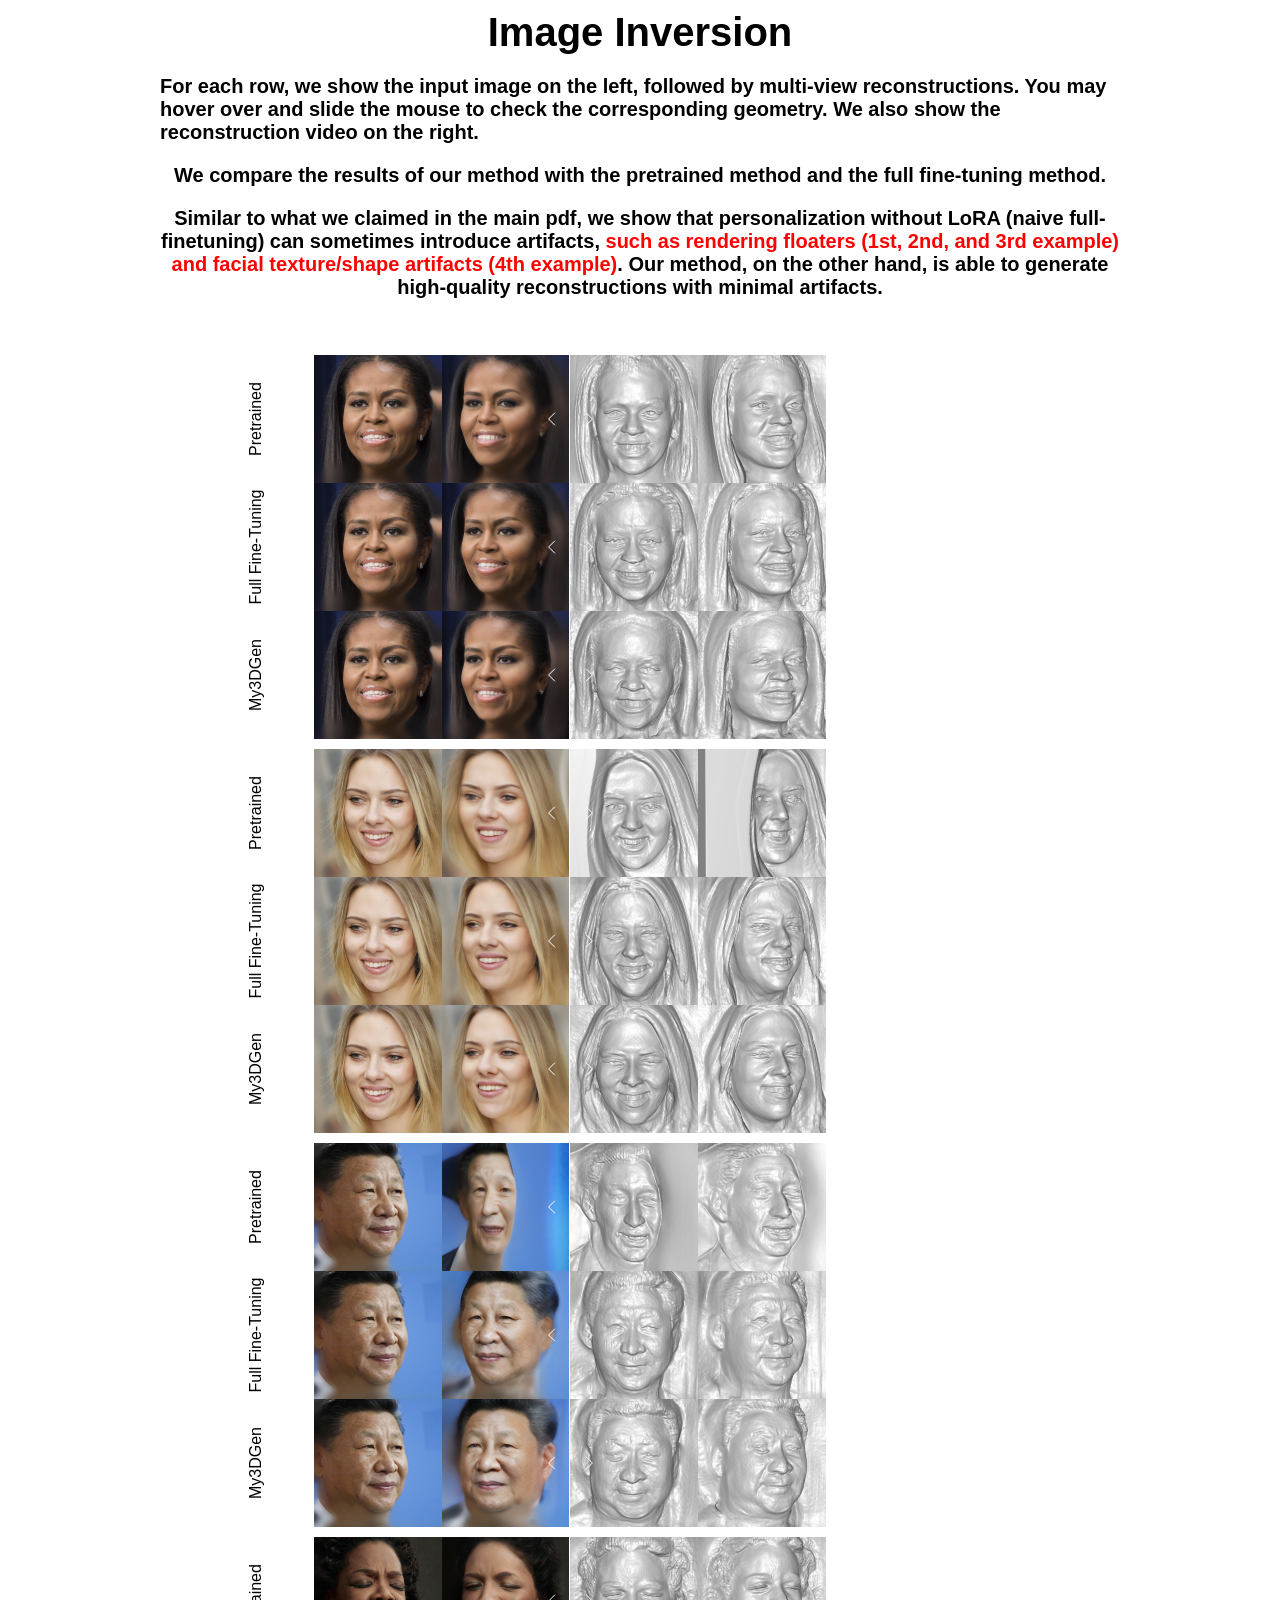
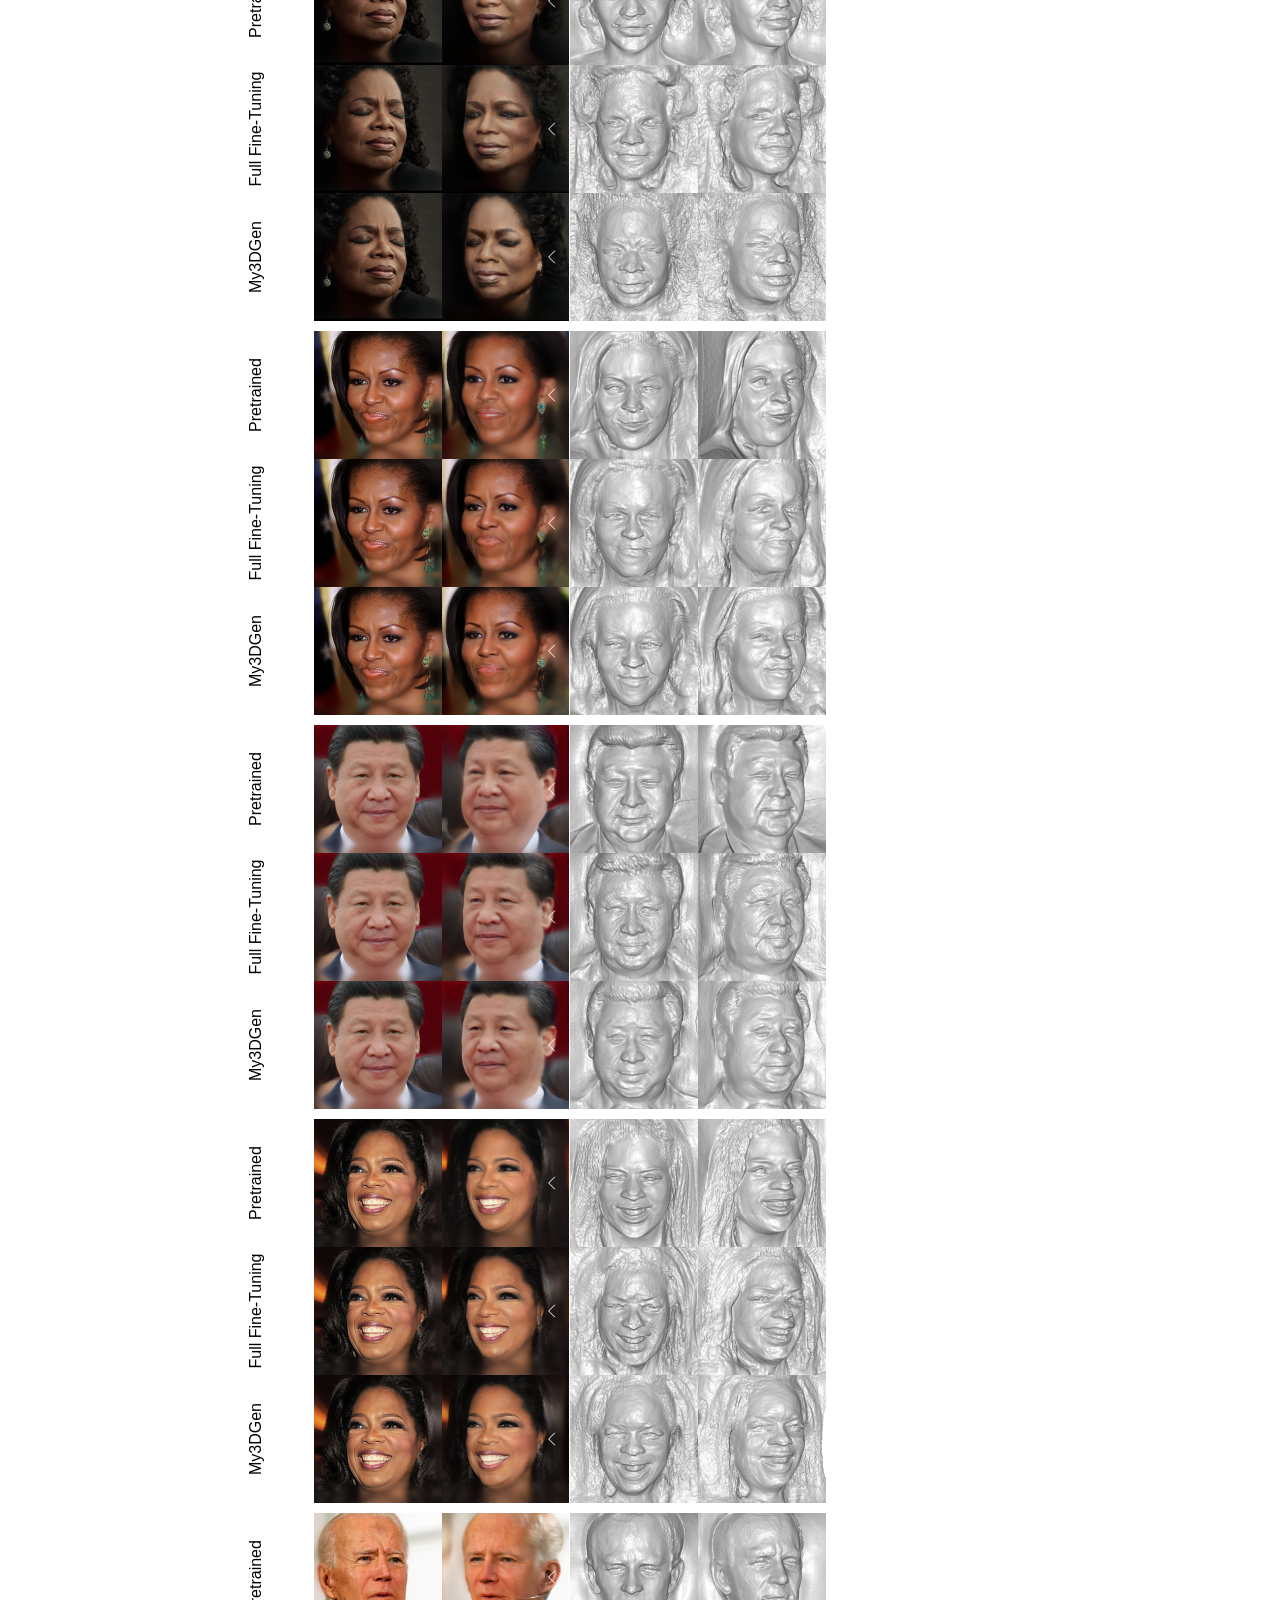
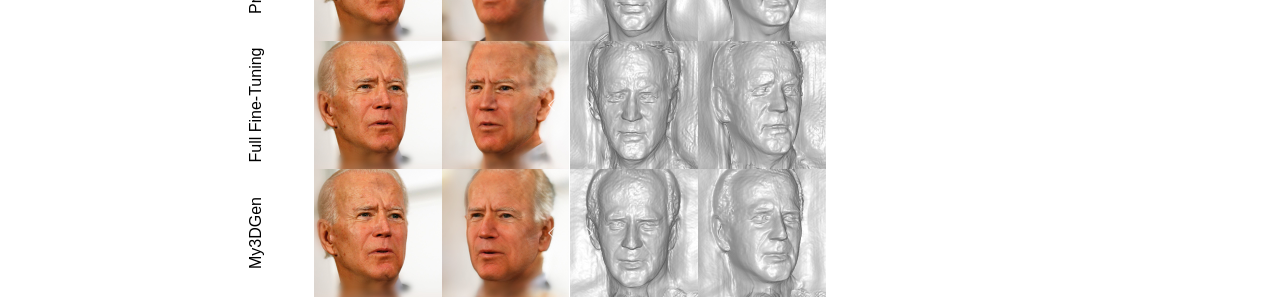
<file: supplementary/pages/inversion.html>
<html>
<link>
<title>Image Inversion</title>
<meta content="text/html; charset=iso-8859-1" http-equiv="Content-Type">
<style type="text/css">
	l, body, #wrapper
	{
		background-color: #ffffff;
		color: #000000;
		font-family: Arial, Helvetica, sans-serif;
		text-align: center;
		margin: 0;
		padding: 0;
	}
	
	img
	{
		border: 0;
	}
	
	td
	{
		text-align: center;
		padding: 5px;
	}
	
	.section
	{
		font-size: 40px;
		font-weight: bold;
		text-align: center;
		margin-top: 10px;
	}
	
	.subsection
	{
		font-size: 28px;
		font-weight: bold;
		text-align: center;
		margin-top: 20px;
	}
	
	.subsubsection
	{
		font-size: 20px;
		font-weight: bold;
		text-align: center;
		margin-top: 20px;
	}
	
	.navselected
	{
		color: #ff0000;
		text-decoration: underline;
		cursor: pointer;
	}
	
	.navunselected
	{
		color: #4488ff;
		text-decoration: underline;
		cursor: pointer;
	}

	a:link {color: #4488ff; text-decoration: underline; }
	a:active {color: #4488ff; text-decoration: underline; }
	a:visited {color: #4488ff; text-decoration: underline; }
	a:hover {color: #ff0000; text-decoration: none; }



	.before,
	.after {
		margin: 0;
	}

	.before figcaption,
	.after figcaption {
		background: #fff;
		border: 1px solid #c0c0c0;
		border-radius: 12px;
		color: #2e3452;
		opacity: 0.8;
		padding: 12px;
		position: absolute;
		top: 50%;
		transform: translateY(-50%);
		line-height: 100%;
	}

	.before figcaption {
		left: 12px;
	}

	.after figcaption {
		right: 12px;
	}

</style>
<script
	defer
	src="../static/js/index.js"
></script>
<link
	rel="stylesheet"
	href="../static/css/styles.css"
/>



</head>
<body>

<center>


<div class="section">
    Image Inversion
</div>

<div class="subsubsection" style="text-align: center; width: 75%;">
	<p style="text-align: left;">
	For each row, we show the input image on the left, followed by multi-view reconstructions. You may hover over and slide the mouse to check the corresponding geometry. We also show the reconstruction video on the right.
	</p>
	<p>
	We compare the results of our method with the pretrained method and the full fine-tuning method. 
	</p>
	<p>
		Similar to what we claimed in the main pdf, we show that personalization without LoRA (naive full-finetuning) can sometimes introduce artifacts, 
		<span style="color: #ff0000;">such as rendering floaters (1st, 2nd, and 3rd example) and facial texture/shape artifacts (4th example)</span>. Our method, on the other hand, is able to generate high-quality reconstructions with minimal artifacts.
	</p>
</div>

<br>
<br>

<table style="width:100%;max-width:800px;border:0px;border-spacing:0px;border-collapse:separate;margin-right:auto;margin-left:auto;">
	<tbody>
		<tr style="padding:0px">
		<td style="padding:0px">
		  <table style="width:100%;border:0px;border-spacing:0px;border-collapse:separate;margin-right:auto;margin-left:auto;">
			<tbody>
				<!-- example -->
				<tr>
					<td style="padding:0;vertical-align:middle">
					  <div style="transform: rotate(270deg); white-space: nowrap; margin-right: 0px;">
						Pretrained
					  </div>
					</td>
					<td style="padding:0;vertical-align:middle">
					  <div style="display: flex; align-items: center; height: 128px;">
						<div style="height: 100%; display: flex; align-items: center;">
						  <img-comparison-slider hover="hover" style="height: 100%;">
							<img slot="first" style="height: 100%; width: auto;" src="../results/inversion/michelle/pretrained/interpolate_video_91_ffhqrebalanced512-128_image_0.36.jpg"></img>
							<img slot="second" style="height: 100%; width: auto;" src="../results/inversion/michelle/pretrained/interpolate_video_91_ffhqrebalanced512-128_geometry.jpg"></img>
						  </img-comparison-slider>
						</div>
					  </div>
					</td>
					<td style="padding:0;vertical-align:middle">
					  <video class="sync-video" style="height: 128px;" loop muted playsinline autoplay>
						<source src="../results/inversion/michelle/pretrained/interpolation_91_final_ffhqrebalanced512-128.mp4" type="video/mp4">
					  </video>
					</td>
				</tr>

				<tr>
					<td style="padding:0;vertical-align:middle">
					  <div style="transform: rotate(270deg); white-space: nowrap; margin-right: 0px;">
						Full Fine-Tuning
					  </div>
					</td>
					<td style="padding:0;vertical-align:middle">
					  <div style="display: flex; align-items: center; height: 128px;">
						<div style="height: 100%; display: flex; align-items: center;">
						  <img-comparison-slider hover="hover" style="height: 100%;">
							<img slot="first" style="height: 100%; width: auto;" src="../results/inversion/michelle/full/interpolate_video_91_network-snapshot-000500_image_0.336.jpg"></img>
							<img slot="second" style="height: 100%; width: auto;" src="../results/inversion/michelle/full/interpolate_video_91_network-snapshot-000500_geometry.jpg"></img>
						  </img-comparison-slider>
						</div>
					  </div>
					</td>
					<td style="padding:0;vertical-align:middle">
					  <video class="sync-video" style="height: 128px;" loop muted playsinline autoplay>
						<source src="../results/inversion/michelle/full/interpolation_91_final_network-snapshot-000500.mp4" type="video/mp4">
					  </video>
					</td>
				</tr>

			  	<tr>
					<td style="padding:0;vertical-align:middle">
					  <div style="transform: rotate(270deg); white-space: nowrap; margin-right: 0px;">
						My3DGen
					  </div>
					</td>
					<td style="padding:0;vertical-align:middle">
					  <div style="display: flex; align-items: center; height: 128px;">
						<div style="height: 100%; display: flex; align-items: center;">
						  <img-comparison-slider hover="hover" style="height: 100%;">
							<img slot="first" style="height: 100%; width: auto;" src="../results/inversion/michelle/lora/interpolate_video_91_network-snapshot-000500_image_0.368.jpg"></img>
							<img slot="second" style="height: 100%; width: auto;" src="../results/inversion/michelle/lora/interpolate_video_91_network-snapshot-000500_geometry.jpg"></img>
						  </img-comparison-slider>
						</div>
					  </div>
					</td>
					<td style="padding:0;vertical-align:middle">
					  <video class="sync-video" style="height: 128px;" loop muted playsinline autoplay>
						<source src="../results/inversion/michelle/lora/interpolation_91_final_network-snapshot-000500.mp4" type="video/mp4">
					  </video>
					</td>
				</tr>


				<!-- scarlett -->
				<!-- make some gap here -->
				<tr>
					<td style="padding:5;vertical-align:middle">
					</td>
				</tr>
				<tr>
					<td style="padding:0;vertical-align:middle">
					  <div style="transform: rotate(270deg); white-space: nowrap; margin-right: 0px;">
						Pretrained
					  </div>
					</td>
					<td style="padding:0;vertical-align:middle">
					  <div style="display: flex; align-items: center; height: 128px;">
						<div style="height: 100%; display: flex; align-items: center;">
						  <img-comparison-slider hover="hover" style="height: 100%;">
							<img slot="first" style="height: 100%; width: auto;" src="../results/inversion/scarlett/pretrained/interpolate_video_51_ffhqrebalanced512-128_image_0.47.jpg
							"></img>
							<img slot="second" style="height: 100%; width: auto;" src="../results/inversion/scarlett/pretrained/interpolate_video_51_ffhqrebalanced512-128_geometry.jpg"></img>
						  </img-comparison-slider>
						</div>
					  </div>
					</td>
					<td style="padding:0;vertical-align:middle">
					  <video class="sync-video" style="height: 128px;" loop muted playsinline autoplay>
						<source src="../results/inversion/scarlett/pretrained/interpolation_51_final_ffhqrebalanced512-128.mp4" type="video/mp4">
					  </video>
					</td>
				</tr>

				<tr>
					<td style="padding:0;vertical-align:middle">
					  <div style="transform: rotate(270deg); white-space: nowrap; margin-right: 0px;">
						Full Fine-Tuning
					  </div>
					</td>
					<td style="padding:0;vertical-align:middle">
					  <div style="display: flex; align-items: center; height: 128px;">
						<div style="height: 100%; display: flex; align-items: center;">
						  <img-comparison-slider hover="hover" style="height: 100%;">
							<img slot="first" style="height: 100%; width: auto;" src="../results/inversion/scarlett/full/interpolate_video_51_network-snapshot-000500_image_0.411.jpg"></img>
							<img slot="second" style="height: 100%; width: auto;" src="../results/inversion/scarlett/full/interpolate_video_51_network-snapshot-000500_geometry.jpg"></img>
						  </img-comparison-slider>
						</div>
					  </div>
					</td>
					<td style="padding:0;vertical-align:middle">
					  <video class="sync-video" style="height: 128px;" loop muted playsinline autoplay>
						<source src="../results/inversion/scarlett/full/interpolation_51_final_network-snapshot-000500.mp4" type="video/mp4">
					  </video>
					</td>
				</tr>

			  	<tr>
					<td style="padding:0;vertical-align:middle">
					  <div style="transform: rotate(270deg); white-space: nowrap; margin-right: 0px;">
						My3DGen
					  </div>
					</td>
					<td style="padding:0;vertical-align:middle">
					  <div style="display: flex; align-items: center; height: 128px;">
						<div style="height: 100%; display: flex; align-items: center;">
						  <img-comparison-slider hover="hover" style="height: 100%;">
							<img slot="first" style="height: 100%; width: auto;" src="../results/inversion/scarlett/lora/interpolate_video_51_network-snapshot-000500_image_0.469.jpg"></img>
							<img slot="second" style="height: 100%; width: auto;" src="../results/inversion/scarlett/lora/interpolate_video_51_network-snapshot-000500_geometry.jpg"></img>
						  </img-comparison-slider>
						</div>
					  </div>
					</td>
					<td style="padding:0;vertical-align:middle">
					  <video class="sync-video" style="height: 128px;" loop muted playsinline autoplay>
						<source src="../results/inversion/scarlett/lora/interpolation_51_final_network-snapshot-000500.mp4" type="video/mp4">
					  </video>
					</td>
				</tr>

				<!-- xi -->
				<!-- make some gap here -->
				<tr>
					<td style="padding:5;vertical-align:middle">
					</td>
				</tr>
				<tr>
					<td style="padding:0;vertical-align:middle">
					  <div style="transform: rotate(270deg); white-space: nowrap; margin-right: 0px;">
						Pretrained
					  </div>
					</td>
					<td style="padding:0;vertical-align:middle">
					  <div style="display: flex; align-items: center; height: 128px;">
						<div style="height: 100%; display: flex; align-items: center;">
						  <img-comparison-slider hover="hover" style="height: 100%;">
							<img slot="first" style="height: 100%; width: auto;" src="../results/inversion/xi/pretrained/interpolate_video_50_ffhqrebalanced512-128_image_0.436.jpg
							"></img>
							<img slot="second" style="height: 100%; width: auto;" src="../results/inversion/xi/pretrained/interpolate_video_50_ffhqrebalanced512-128_geometry.jpg"></img>
						  </img-comparison-slider>
						</div>
					  </div>
					</td>
					<td style="padding:0;vertical-align:middle">
					  <video class="sync-video" style="height: 128px;" loop muted playsinline autoplay>
						<source src="../results/inversion/xi/pretrained/interpolation_50_final_ffhqrebalanced512-128.mp4" type="video/mp4">
					  </video>
					</td>
				</tr>

				<tr>
					<td style="padding:0;vertical-align:middle">
					  <div style="transform: rotate(270deg); white-space: nowrap; margin-right: 0px;">
						Full Fine-Tuning
					  </div>
					</td>
					<td style="padding:0;vertical-align:middle">
					  <div style="display: flex; align-items: center; height: 128px;">
						<div style="height: 100%; display: flex; align-items: center;">
						  <img-comparison-slider hover="hover" style="height: 100%;">
							<img slot="first" style="height: 100%; width: auto;" src="../results/inversion/xi/full/interpolate_video_50_network-snapshot-000500_image_0.365.jpg"></img>
							<img slot="second" style="height: 100%; width: auto;" src="../results/inversion/xi/full/interpolate_video_50_network-snapshot-000500_geometry.jpg"></img>
						  </img-comparison-slider>
						</div>
					  </div>
					</td>
					<td style="padding:0;vertical-align:middle">
					  <video class="sync-video" style="height: 128px;" loop muted playsinline autoplay>
						<source src="../results/inversion/xi/full/interpolation_50_final_network-snapshot-000500.mp4" type="video/mp4">
					  </video>
					</td>
				</tr>

			  	<tr>
					<td style="padding:0;vertical-align:middle">
					  <div style="transform: rotate(270deg); white-space: nowrap; margin-right: 0px;">
						My3DGen
					  </div>
					</td>
					<td style="padding:0;vertical-align:middle">
					  <div style="display: flex; align-items: center; height: 128px;">
						<div style="height: 100%; display: flex; align-items: center;">
						  <img-comparison-slider hover="hover" style="height: 100%;">
							<img slot="first" style="height: 100%; width: auto;" src="../results/inversion/xi/lora/interpolate_video_50_network-snapshot-000500_image_0.359.jpg"></img>
							<img slot="second" style="height: 100%; width: auto;" src="../results/inversion/xi/lora/interpolate_video_50_network-snapshot-000500_geometry.jpg"></img>
						  </img-comparison-slider>
						</div>
					  </div>
					</td>
					<td style="padding:0;vertical-align:middle">
					  <video class="sync-video" style="height: 128px;" loop muted playsinline autoplay>
						<source src="../results/inversion/xi/lora/interpolation_50_final_network-snapshot-000500.mp4" type="video/mp4">
					  </video>
					</td>
				</tr>

				<!-- oprah # 2 -->
				<!-- make some gap here -->
				<tr>
					<td style="padding:5;vertical-align:middle">
					</td>
				</tr>
				<tr>
					<td style="padding:0;vertical-align:middle">
					  <div style="transform: rotate(270deg); white-space: nowrap; margin-right: 0px;">
						Pretrained
					  </div>
					</td>
					<td style="padding:0;vertical-align:middle">
					  <div style="display: flex; align-items: center; height: 128px;">
						<div style="height: 100%; display: flex; align-items: center;">
						  <img-comparison-slider hover="hover" style="height: 100%;">
							<img slot="first" style="height: 100%; width: auto;" src="../results/inversion/oprah/pretrained/interpolate_video_67_ffhqrebalanced512-128_image_0.405.jpg
							"></img>
							<img slot="second" style="height: 100%; width: auto;" src="../results/inversion/oprah/pretrained/interpolate_video_67_ffhqrebalanced512-128_geometry.jpg"></img>
						  </img-comparison-slider>
						</div>
					  </div>
					</td>
					<td style="padding:0;vertical-align:middle">
					  <video class="sync-video" style="height: 128px;" loop muted playsinline autoplay>
						<source src="../results/inversion/oprah/pretrained/interpolation_67_final_ffhqrebalanced512-128.mp4" type="video/mp4">
					  </video>
					</td>
				</tr>

				<tr>
					<td style="padding:0;vertical-align:middle">
					  <div style="transform: rotate(270deg); white-space: nowrap; margin-right: 0px;">
						Full Fine-Tuning
					  </div>
					</td>
					<td style="padding:0;vertical-align:middle">
					  <div style="display: flex; align-items: center; height: 128px;">
						<div style="height: 100%; display: flex; align-items: center;">
						  <img-comparison-slider hover="hover" style="height: 100%;">
							<img slot="first" style="height: 100%; width: auto;" src="../results/inversion/oprah/full/interpolate_video_67_network-snapshot-000500_image_0.373.jpg"></img>
							<img slot="second" style="height: 100%; width: auto;" src="../results/inversion/oprah/full/interpolate_video_67_network-snapshot-000500_geometry.jpg"></img>
						  </img-comparison-slider>
						</div>
					  </div>
					</td>
					<td style="padding:0;vertical-align:middle">
					  <video class="sync-video" style="height: 128px;" loop muted playsinline autoplay>
						<source src="../results/inversion/oprah/full/interpolation_67_final_network-snapshot-000500.mp4" type="video/mp4">
					  </video>
					</td>
				</tr>

			  	<tr>
					<td style="padding:0;vertical-align:middle">
					  <div style="transform: rotate(270deg); white-space: nowrap; margin-right: 0px;">
						My3DGen
					  </div>
					</td>
					<td style="padding:0;vertical-align:middle">
					  <div style="display: flex; align-items: center; height: 128px;">
						<div style="height: 100%; display: flex; align-items: center;">
						  <img-comparison-slider hover="hover" style="height: 100%;">
							<img slot="first" style="height: 100%; width: auto;" src="../results/inversion/oprah/lora/interpolate_video_67_network-snapshot-000500_image_0.344.jpg"></img>
							<img slot="second" style="height: 100%; width: auto;" src="../results/inversion/oprah/lora/interpolate_video_67_network-snapshot-000500_geometry.jpg"></img>
						  </img-comparison-slider>
						</div>
					  </div>
					</td>
					<td style="padding:0;vertical-align:middle">
					  <video class="sync-video" style="height: 128px;" loop muted playsinline autoplay>
						<source src="../results/inversion/oprah/lora/interpolation_67_final_network-snapshot-000500.mp4" type="video/mp4">
					  </video>
					</td>
				</tr>

				<!-- example -->
				<!-- make some gap here -->
				<tr>
					<td style="padding:5;vertical-align:middle">
					</td>
				</tr>
				<tr>
					<td style="padding:0;vertical-align:middle">
					  <div style="transform: rotate(270deg); white-space: nowrap; margin-right: 0px;">
						Pretrained
					  </div>
					</td>
					<td style="padding:0;vertical-align:middle">
					  <div style="display: flex; align-items: center; height: 128px;">
						<div style="height: 100%; display: flex; align-items: center;">
						  <img-comparison-slider hover="hover" style="height: 100%;">
							<img slot="first" style="height: 100%; width: auto;" src="../results/inversion/michelle/pretrained/interpolate_video_228_ffhqrebalanced512-128_image_0.47.jpg
							"></img>
							<img slot="second" style="height: 100%; width: auto;" src="../results/inversion/michelle/pretrained/interpolate_video_228_ffhqrebalanced512-128_geometry.jpg"></img>
						  </img-comparison-slider>
						</div>
					  </div>
					</td>
					<td style="padding:0;vertical-align:middle">
					  <video class="sync-video" style="height: 128px;" loop muted playsinline autoplay>
						<source src="../results/inversion/michelle/pretrained/interpolation_228_final_ffhqrebalanced512-128.mp4" type="video/mp4">
					  </video>
					</td>
				</tr>

				<tr>
					<td style="padding:0;vertical-align:middle">
					  <div style="transform: rotate(270deg); white-space: nowrap; margin-right: 0px;">
						Full Fine-Tuning
					  </div>
					</td>
					<td style="padding:0;vertical-align:middle">
					  <div style="display: flex; align-items: center; height: 128px;">
						<div style="height: 100%; display: flex; align-items: center;">
						  <img-comparison-slider hover="hover" style="height: 100%;">
							<img slot="first" style="height: 100%; width: auto;" src="../results/inversion/michelle/full/interpolate_video_228_network-snapshot-000500_image_0.398.jpg"></img>
							<img slot="second" style="height: 100%; width: auto;" src="../results/inversion/michelle/full/interpolate_video_228_network-snapshot-000500_geometry.jpg"></img>
						  </img-comparison-slider>
						</div>
					  </div>
					</td>
					<td style="padding:0;vertical-align:middle">
					  <video class="sync-video" style="height: 128px;" loop muted playsinline autoplay>
						<source src="../results/inversion/michelle/full/interpolation_228_final_network-snapshot-000500.mp4" type="video/mp4">
					  </video>
					</td>
				</tr>

			  	<tr>
					<td style="padding:0;vertical-align:middle">
					  <div style="transform: rotate(270deg); white-space: nowrap; margin-right: 0px;">
						My3DGen
					  </div>
					</td>
					<td style="padding:0;vertical-align:middle">
					  <div style="display: flex; align-items: center; height: 128px;">
						<div style="height: 100%; display: flex; align-items: center;">
						  <img-comparison-slider hover="hover" style="height: 100%;">
							<img slot="first" style="height: 100%; width: auto;" src="../results/inversion/michelle/lora/interpolate_video_228_network-snapshot-000500_image_0.385.jpg"></img>
							<img slot="second" style="height: 100%; width: auto;" src="../results/inversion/michelle/lora/interpolate_video_228_network-snapshot-000500_geometry.jpg"></img>
						  </img-comparison-slider>
						</div>
					  </div>
					</td>
					<td style="padding:0;vertical-align:middle">
					  <video class="sync-video" style="height: 128px;" loop muted playsinline autoplay>
						<source src="../results/inversion/michelle/lora/interpolation_228_final_network-snapshot-000500.mp4" type="video/mp4">
					  </video>
					</td>
				</tr>


				<!-- barack -->
				<!-- make some gap here -->
				<!-- <tr>
					<td style="padding:5;vertical-align:middle">
					</td>
				</tr>
				<tr>
					<td style="padding:0;vertical-align:middle">
					  <div style="transform: rotate(270deg); white-space: nowrap; margin-right: 0px;">
						Pretrained
					  </div>
					</td>
					<td style="padding:0;vertical-align:middle">
					  <div style="display: flex; align-items: center; height: 128px;">
						<div style="height: 100%; display: flex; align-items: center;">
						  <img-comparison-slider hover="hover" style="height: 100%;">
							<img slot="first" style="height: 100%; width: auto;" src="../results/inversion/barack/pretrained/interpolate_video_test_9_ffhqrebalanced512-128_image_0.47.jpg
							"></img>
							<img slot="second" style="height: 100%; width: auto;" src="../results/inversion/barack/pretrained/interpolate_video_test_9_ffhqrebalanced512-128_geometry.jpg"></img>
						  </img-comparison-slider>
						</div>
					  </div>
					</td>
					<td style="padding:0;vertical-align:middle">
					  <video class="sync-video" style="height: 128px;" loop muted playsinline autoplay>
						<source src="../results/inversion/barack/pretrained/interpolation_test_9_final_ffhqrebalanced512-128.mp4" type="video/mp4">
					  </video>
					</td>
				</tr>

				<tr>
					<td style="padding:0;vertical-align:middle">
					  <div style="transform: rotate(270deg); white-space: nowrap; margin-right: 0px;">
						Full Fine-Tuning
					  </div>
					</td>
					<td style="padding:0;vertical-align:middle">
					  <div style="display: flex; align-items: center; height: 128px;">
						<div style="height: 100%; display: flex; align-items: center;">
						  <img-comparison-slider hover="hover" style="height: 100%;">
							<img slot="first" style="height: 100%; width: auto;" src="../results/inversion/barack/full/interpolate_video_test_9_network-snapshot-000500_image_0.422.jpg"></img>
							<img slot="second" style="height: 100%; width: auto;" src="../results/inversion/barack/full/interpolate_video_test_9_network-snapshot-000500_geometry.jpg"></img>
						  </img-comparison-slider>
						</div>
					  </div>
					</td>
					<td style="padding:0;vertical-align:middle">
					  <video class="sync-video" style="height: 128px;" loop muted playsinline autoplay>
						<source src="../results/inversion/barack/full/interpolation_test_9_final_network-snapshot-000500.mp4" type="video/mp4">
					  </video>
					</td>
				</tr>

			  	<tr>
					<td style="padding:0;vertical-align:middle">
					  <div style="transform: rotate(270deg); white-space: nowrap; margin-right: 0px;">
						My3DGen
					  </div>
					</td>
					<td style="padding:0;vertical-align:middle">
					  <div style="display: flex; align-items: center; height: 128px;">
						<div style="height: 100%; display: flex; align-items: center;">
						  <img-comparison-slider hover="hover" style="height: 100%;">
							<img slot="first" style="height: 100%; width: auto;" src="../results/inversion/barack/lora/interpolate_video_test_9_network-snapshot-000500_image_0.444.jpg"></img>
							<img slot="second" style="height: 100%; width: auto;" src="../results/inversion/barack/lora/interpolate_video_test_9_network-snapshot-000500_geometry.jpg"></img>
						  </img-comparison-slider>
						</div>
					  </div>
					</td>
					<td style="padding:0;vertical-align:middle">
					  <video class="sync-video" style="height: 128px;" loop muted playsinline autoplay>
						<source src="../results/inversion/barack/lora/interpolation_test_9_final_network-snapshot-000500.mp4" type="video/mp4">
					  </video>
					</td>
				</tr> -->

				<!-- make some gap here -->
				<!-- <tr>
					<td style="padding:5;vertical-align:middle">
					</td>
				</tr>
				<tr>
					<td style="padding:0;vertical-align:middle">
					  <div style="transform: rotate(270deg); white-space: nowrap; margin-right: 0px;">
						Pretrained
					  </div>
					</td>
					<td style="padding:0;vertical-align:middle">
					  <div style="display: flex; align-items: center; height: 128px;">
						<div style="height: 100%; display: flex; align-items: center;">
						  <img-comparison-slider hover="hover" style="height: 100%;">
							<img slot="first" style="height: 100%; width: auto;" src="../results/inversion/barack/pretrained/interpolate_video_98_ffhqrebalanced512-128_image_0.385.jpg
							"></img>
							<img slot="second" style="height: 100%; width: auto;" src="../results/inversion/barack/pretrained/interpolate_video_98_ffhqrebalanced512-128_geometry.jpg"></img>
						  </img-comparison-slider>
						</div>
					  </div>
					</td>
					<td style="padding:0;vertical-align:middle">
					  <video class="sync-video" style="height: 128px;" loop muted playsinline autoplay>
						<source src="../results/inversion/barack/pretrained/interpolation_98_final_ffhqrebalanced512-128.mp4" type="video/mp4">
					  </video>
					</td>
				</tr>

				<tr>
					<td style="padding:0;vertical-align:middle">
					  <div style="transform: rotate(270deg); white-space: nowrap; margin-right: 0px;">
						Full Fine-Tuning
					  </div>
					</td>
					<td style="padding:0;vertical-align:middle">
					  <div style="display: flex; align-items: center; height: 128px;">
						<div style="height: 100%; display: flex; align-items: center;">
						  <img-comparison-slider hover="hover" style="height: 100%;">
							<img slot="first" style="height: 100%; width: auto;" src="../results/inversion/barack/full/interpolate_video_98_network-snapshot-000500_image_0.384.jpg"></img>
							<img slot="second" style="height: 100%; width: auto;" src="../results/inversion/barack/full/interpolate_video_98_network-snapshot-000500_geometry.jpg"></img>
						  </img-comparison-slider>
						</div>
					  </div>
					</td>
					<td style="padding:0;vertical-align:middle">
					  <video class="sync-video" style="height: 128px;" loop muted playsinline autoplay>
						<source src="../results/inversion/barack/full/interpolation_98_final_network-snapshot-000500.mp4" type="video/mp4">
					  </video>
					</td>
				</tr>

			  	<tr>
					<td style="padding:0;vertical-align:middle">
					  <div style="transform: rotate(270deg); white-space: nowrap; margin-right: 0px;">
						My3DGen
					  </div>
					</td>
					<td style="padding:0;vertical-align:middle">
					  <div style="display: flex; align-items: center; height: 128px;">
						<div style="height: 100%; display: flex; align-items: center;">
						  <img-comparison-slider hover="hover" style="height: 100%;">
							<img slot="first" style="height: 100%; width: auto;" src="../results/inversion/barack/lora/interpolate_video_98_network-snapshot-000500_image_0.38.jpg"></img>
							<img slot="second" style="height: 100%; width: auto;" src="../results/inversion/barack/lora/interpolate_video_98_network-snapshot-000500_geometry.jpg"></img>
						  </img-comparison-slider>
						</div>
					  </div>
					</td>
					<td style="padding:0;vertical-align:middle">
					  <video class="sync-video" style="height: 128px;" loop muted playsinline autoplay>
						<source src="../results/inversion/barack/lora/interpolation_98_final_network-snapshot-000500.mp4" type="video/mp4">
					  </video>
					</td>
				</tr> -->

				<!-- xi # 2 -->
				<!-- make some gap here -->
				<tr>
					<td style="padding:5;vertical-align:middle">
					</td>
				</tr>
				<tr>
					<td style="padding:0;vertical-align:middle">
					  <div style="transform: rotate(270deg); white-space: nowrap; margin-right: 0px;">
						Pretrained
					  </div>
					</td>
					<td style="padding:0;vertical-align:middle">
					  <div style="display: flex; align-items: center; height: 128px;">
						<div style="height: 100%; display: flex; align-items: center;">
						  <img-comparison-slider hover="hover" style="height: 100%;">
							<img slot="first" style="height: 100%; width: auto;" src="../results/inversion/xi/pretrained/interpolate_video_69_ffhqrebalanced512-128_image_0.338.jpg
							"></img>
							<img slot="second" style="height: 100%; width: auto;" src="../results/inversion/xi/pretrained/interpolate_video_69_ffhqrebalanced512-128_geometry.jpg"></img>
						  </img-comparison-slider>
						</div>
					  </div>
					</td>
					<td style="padding:0;vertical-align:middle">
					  <video class="sync-video" style="height: 128px;" loop muted playsinline autoplay>
						<source src="../results/inversion/xi/pretrained/interpolation_69_final_ffhqrebalanced512-128.mp4" type="video/mp4">
					  </video>
					</td>
				</tr>

				<tr>
					<td style="padding:0;vertical-align:middle">
					  <div style="transform: rotate(270deg); white-space: nowrap; margin-right: 0px;">
						Full Fine-Tuning
					  </div>
					</td>
					<td style="padding:0;vertical-align:middle">
					  <div style="display: flex; align-items: center; height: 128px;">
						<div style="height: 100%; display: flex; align-items: center;">
						  <img-comparison-slider hover="hover" style="height: 100%;">
							<img slot="first" style="height: 100%; width: auto;" src="../results/inversion/xi/full/interpolate_video_69_network-snapshot-000500_image_0.301.jpg"></img>
							<img slot="second" style="height: 100%; width: auto;" src="../results/inversion/xi/full/interpolate_video_69_network-snapshot-000500_geometry.jpg"></img>
						  </img-comparison-slider>
						</div>
					  </div>
					</td>
					<td style="padding:0;vertical-align:middle">
					  <video class="sync-video" style="height: 128px;" loop muted playsinline autoplay>
						<source src="../results/inversion/xi/full/interpolation_69_final_network-snapshot-000500.mp4" type="video/mp4">
					  </video>
					</td>
				</tr>

			  	<tr>
					<td style="padding:0;vertical-align:middle">
					  <div style="transform: rotate(270deg); white-space: nowrap; margin-right: 0px;">
						My3DGen
					  </div>
					</td>
					<td style="padding:0;vertical-align:middle">
					  <div style="display: flex; align-items: center; height: 128px;">
						<div style="height: 100%; display: flex; align-items: center;">
						  <img-comparison-slider hover="hover" style="height: 100%;">
							<img slot="first" style="height: 100%; width: auto;" src="../results/inversion/xi/lora/interpolate_video_69_network-snapshot-000500_image_0.35.jpg"></img>
							<img slot="second" style="height: 100%; width: auto;" src="../results/inversion/xi/lora/interpolate_video_69_network-snapshot-000500_geometry.jpg"></img>
						  </img-comparison-slider>
						</div>
					  </div>
					</td>
					<td style="padding:0;vertical-align:middle">
					  <video class="sync-video" style="height: 128px;" loop muted playsinline autoplay>
						<source src="../results/inversion/xi/lora/interpolation_69_final_network-snapshot-000500.mp4" type="video/mp4">
					  </video>
					</td>
				</tr>

				<!-- oprah # 1 -->
				<!-- make some gap here -->
				<tr>
					<td style="padding:5;vertical-align:middle">
					</td>
				</tr>
				<tr>
					<td style="padding:0;vertical-align:middle">
					  <div style="transform: rotate(270deg); white-space: nowrap; margin-right: 0px;">
						Pretrained
					  </div>
					</td>
					<td style="padding:0;vertical-align:middle">
					  <div style="display: flex; align-items: center; height: 128px;">
						<div style="height: 100%; display: flex; align-items: center;">
						  <img-comparison-slider hover="hover" style="height: 100%;">
							<img slot="first" style="height: 100%; width: auto;" src="../results/inversion/oprah/pretrained/interpolate_video_90_ffhqrebalanced512-128_image_0.451.jpg
							"></img>
							<img slot="second" style="height: 100%; width: auto;" src="../results/inversion/oprah/pretrained/interpolate_video_90_ffhqrebalanced512-128_geometry.jpg"></img>
						  </img-comparison-slider>
						</div>
					  </div>
					</td>
					<td style="padding:0;vertical-align:middle">
					  <video class="sync-video" style="height: 128px;" loop muted playsinline autoplay>
						<source src="../results/inversion/oprah/pretrained/interpolation_90_final_ffhqrebalanced512-128.mp4" type="video/mp4">
					  </video>
					</td>
				</tr>

				<tr>
					<td style="padding:0;vertical-align:middle">
					  <div style="transform: rotate(270deg); white-space: nowrap; margin-right: 0px;">
						Full Fine-Tuning
					  </div>
					</td>
					<td style="padding:0;vertical-align:middle">
					  <div style="display: flex; align-items: center; height: 128px;">
						<div style="height: 100%; display: flex; align-items: center;">
						  <img-comparison-slider hover="hover" style="height: 100%;">
							<img slot="first" style="height: 100%; width: auto;" src="../results/inversion/oprah/full/interpolate_video_90_network-snapshot-000500_image_0.467.jpg"></img>
							<img slot="second" style="height: 100%; width: auto;" src="../results/inversion/oprah/full/interpolate_video_90_network-snapshot-000500_geometry.jpg"></img>
						  </img-comparison-slider>
						</div>
					  </div>
					</td>
					<td style="padding:0;vertical-align:middle">
					  <video class="sync-video" style="height: 128px;" loop muted playsinline autoplay>
						<source src="../results/inversion/oprah/full/interpolation_90_final_network-snapshot-000500.mp4" type="video/mp4">
					  </video>
					</td>
				</tr>

			  	<tr>
					<td style="padding:0;vertical-align:middle">
					  <div style="transform: rotate(270deg); white-space: nowrap; margin-right: 0px;">
						My3DGen
					  </div>
					</td>
					<td style="padding:0;vertical-align:middle">
					  <div style="display: flex; align-items: center; height: 128px;">
						<div style="height: 100%; display: flex; align-items: center;">
						  <img-comparison-slider hover="hover" style="height: 100%;">
							<img slot="first" style="height: 100%; width: auto;" src="../results/inversion/oprah/lora/interpolate_video_90_network-snapshot-000500_image_0.447.jpg"></img>
							<img slot="second" style="height: 100%; width: auto;" src="../results/inversion/oprah/lora/interpolate_video_90_network-snapshot-000500_geometry.jpg"></img>
						  </img-comparison-slider>
						</div>
					  </div>
					</td>
					<td style="padding:0;vertical-align:middle">
					  <video class="sync-video" style="height: 128px;" loop muted playsinline autoplay>
						<source src="../results/inversion/oprah/lora/interpolation_90_final_network-snapshot-000500.mp4" type="video/mp4">
					  </video>
					</td>
				</tr>


				<!-- joe -->
				<!-- make some gap here -->
				<tr>
					<td style="padding:5;vertical-align:middle">
					</td>
				</tr>
				<tr>
					<td style="padding:0;vertical-align:middle">
					  <div style="transform: rotate(270deg); white-space: nowrap; margin-right: 0px;">
						Pretrained
					  </div>
					</td>
					<td style="padding:0;vertical-align:middle">
					  <div style="display: flex; align-items: center; height: 128px;">
						<div style="height: 100%; display: flex; align-items: center;">
						  <img-comparison-slider hover="hover" style="height: 100%;">
							<img slot="first" style="height: 100%; width: auto;" src="../results/inversion/joe/pretrained/interpolate_video_192_ffhqrebalanced512-128_image_0.457.jpg
							"></img>
							<img slot="second" style="height: 100%; width: auto;" src="../results/inversion/joe/pretrained/interpolate_video_192_ffhqrebalanced512-128_geometry.jpg"></img>
						  </img-comparison-slider>
						</div>
					  </div>
					</td>
					<td style="padding:0;vertical-align:middle">
					  <video class="sync-video" style="height: 128px;" loop muted playsinline autoplay>
						<source src="../results/inversion/joe/pretrained/interpolation_192_final_ffhqrebalanced512-128.mp4" type="video/mp4">
					  </video>
					</td>
				</tr>

				<tr>
					<td style="padding:0;vertical-align:middle">
					  <div style="transform: rotate(270deg); white-space: nowrap; margin-right: 0px;">
						Full Fine-Tuning
					  </div>
					</td>
					<td style="padding:0;vertical-align:middle">
					  <div style="display: flex; align-items: center; height: 128px;">
						<div style="height: 100%; display: flex; align-items: center;">
						  <img-comparison-slider hover="hover" style="height: 100%;">
							<img slot="first" style="height: 100%; width: auto;" src="../results/inversion/joe/full/interpolate_video_192_network-snapshot-000500_image_0.396.jpg"></img>
							<img slot="second" style="height: 100%; width: auto;" src="../results/inversion/joe/full/interpolate_video_192_network-snapshot-000500_geometry.jpg"></img>
						  </img-comparison-slider>
						</div>
					  </div>
					</td>
					<td style="padding:0;vertical-align:middle">
					  <video class="sync-video" style="height: 128px;" loop muted playsinline autoplay>
						<source src="../results/inversion/joe/full/interpolation_192_final_network-snapshot-000500.mp4" type="video/mp4">
					  </video>
					</td>
				</tr>

			  	<tr>
					<td style="padding:0;vertical-align:middle">
					  <div style="transform: rotate(270deg); white-space: nowrap; margin-right: 0px;">
						My3DGen
					  </div>
					</td>
					<td style="padding:0;vertical-align:middle">
					  <div style="display: flex; align-items: center; height: 128px;">
						<div style="height: 100%; display: flex; align-items: center;">
						  <img-comparison-slider hover="hover" style="height: 100%;">
							<img slot="first" style="height: 100%; width: auto;" src="../results/inversion/joe/lora/interpolate_video_192_network-snapshot-000500_image_0.368.jpg"></img>
							<img slot="second" style="height: 100%; width: auto;" src="../results/inversion/joe/lora/interpolate_video_192_network-snapshot-000500_geometry.jpg"></img>
						  </img-comparison-slider>
						</div>
					  </div>
					</td>
					<td style="padding:0;vertical-align:middle">
					  <video class="sync-video" style="height: 128px;" loop muted playsinline autoplay>
						<source src="../results/inversion/joe/lora/interpolation_192_final_network-snapshot-000500.mp4" type="video/mp4">
					  </video>
					</td>
				</tr>

				<tr style="text-align: center;">
					<td colspan="5">
					</td>
				</tr>
			</tbody>
		  </table>
		</td>
		</tr>
	</tbody>
</table>
  

</body>
</html>
</file>
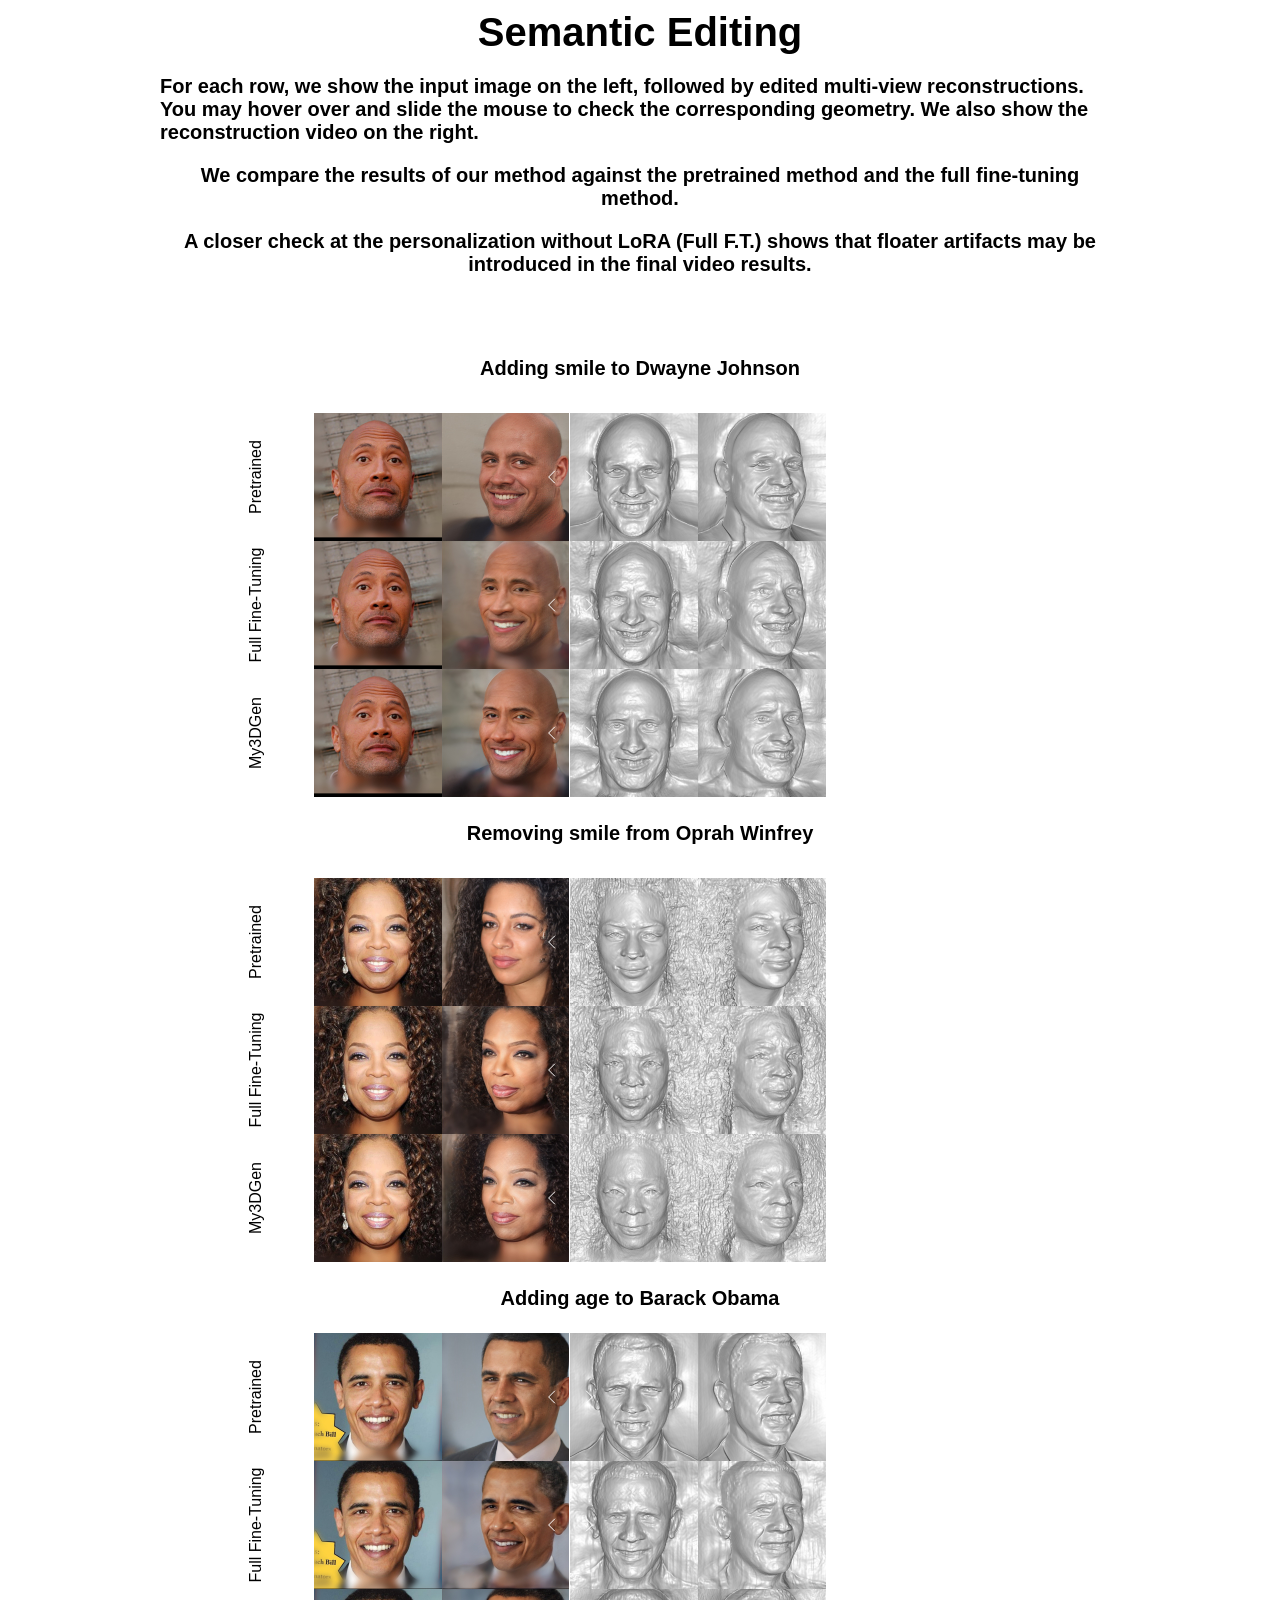
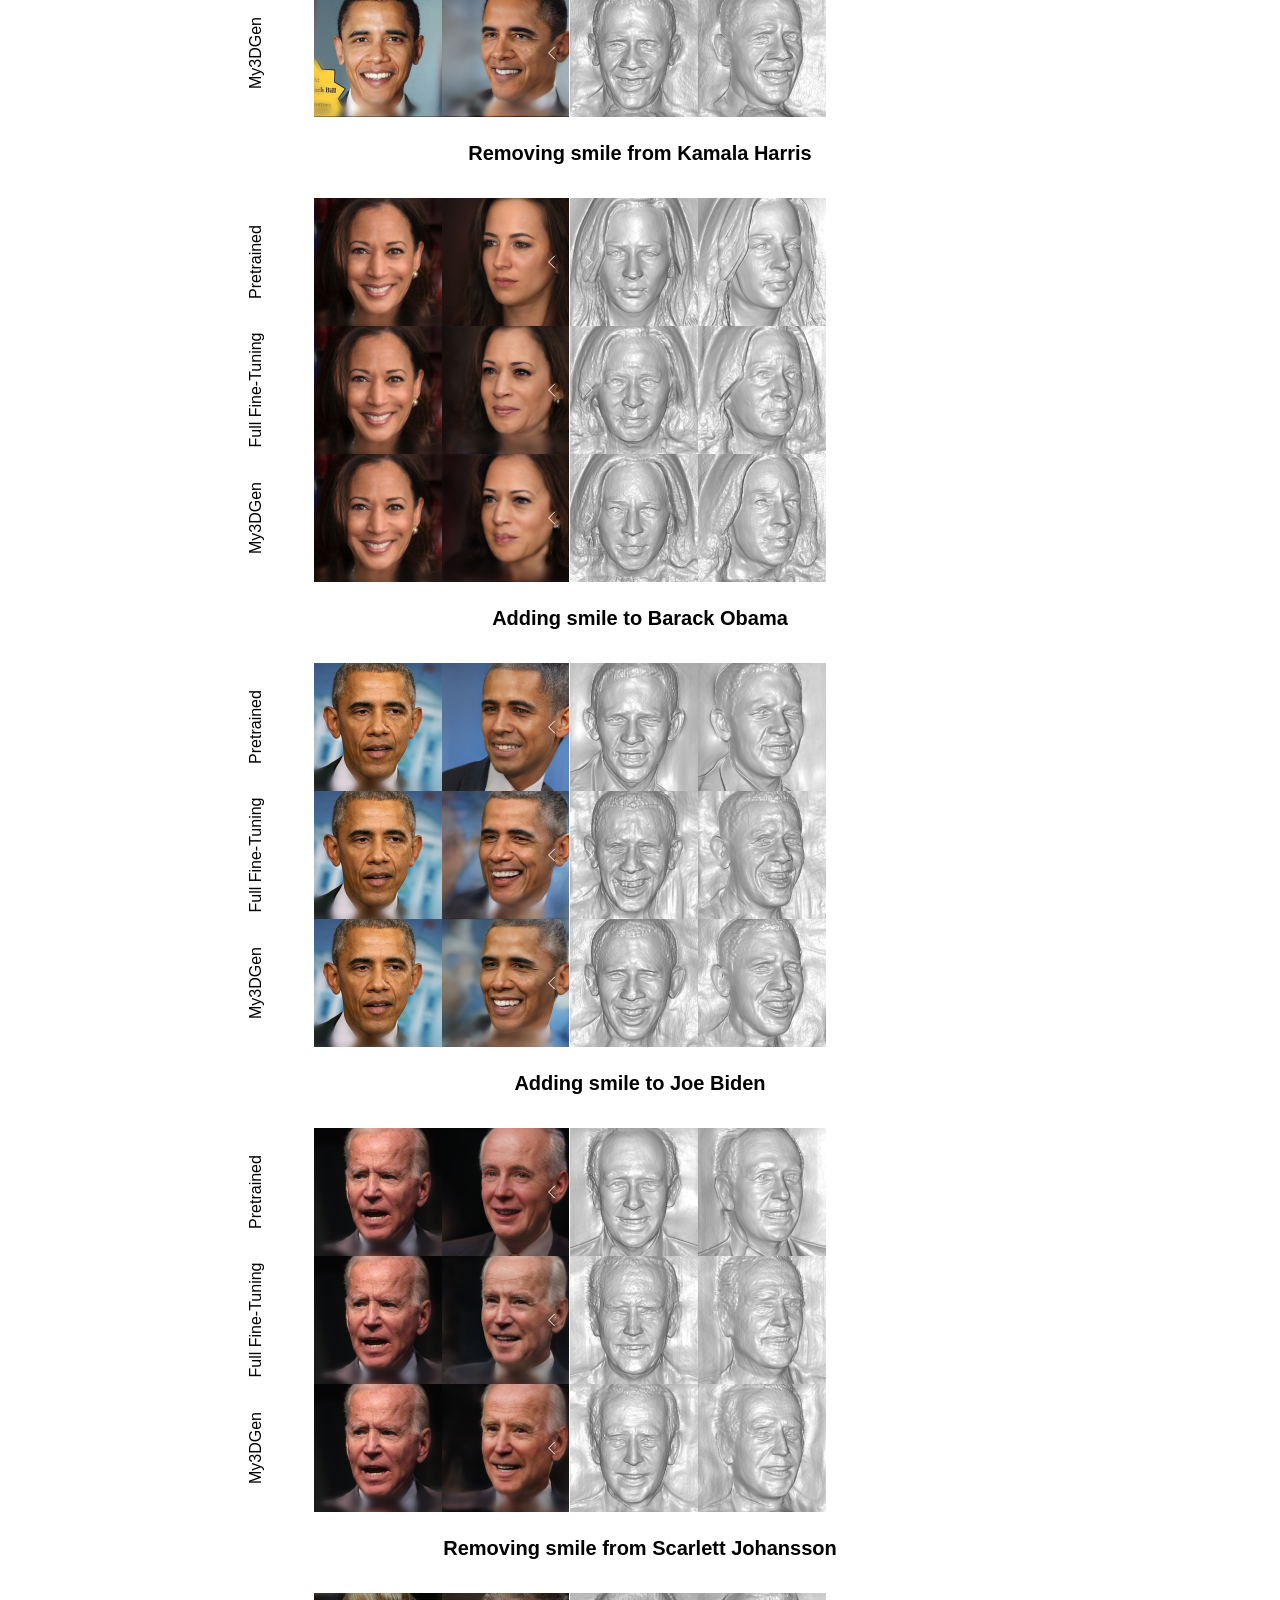
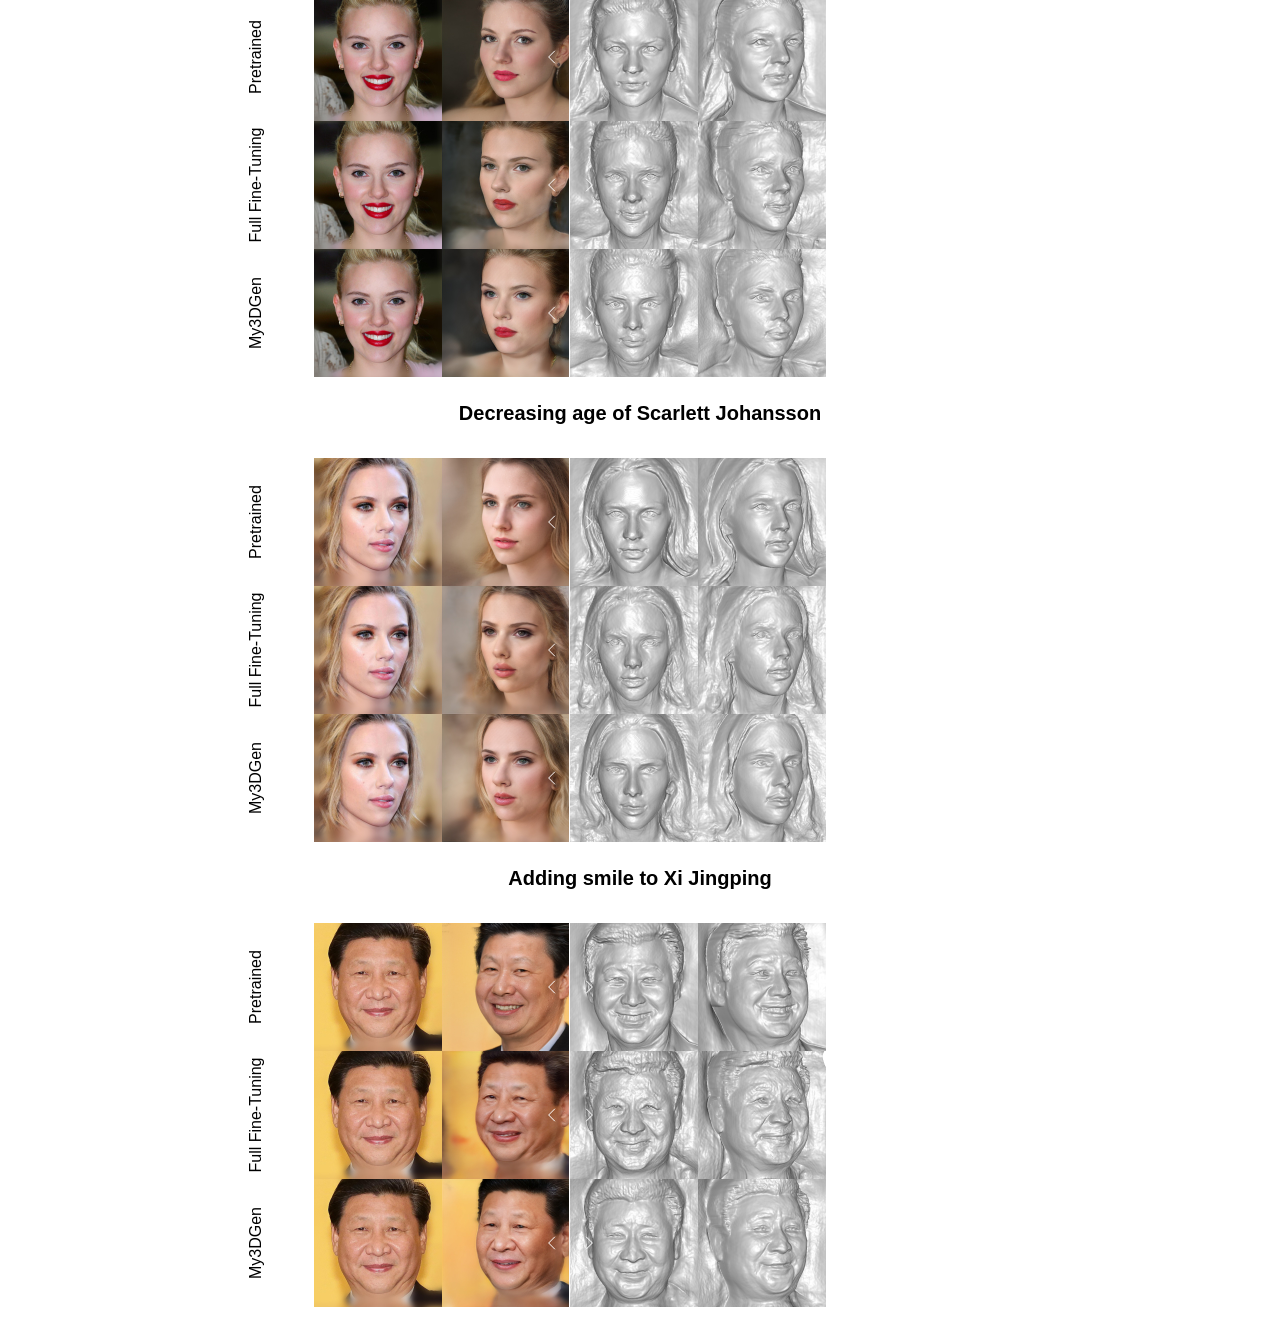
<file: supplementary/pages/semantic_editing.html>
<html>
<link>
<title>Semantic Editing</title>
<meta content="text/html; charset=iso-8859-1" http-equiv="Content-Type">
<style type="text/css">
	l, body, #wrapper
	{
		background-color: #ffffff;
		color: #000000;
		font-family: Arial, Helvetica, sans-serif;
		text-align: center;
		margin: 0;
		padding: 0;
	}
	
	img
	{
		border: 0;
	}
	
	td
	{
		text-align: center;
		padding: 5px;
	}
	
	.section
	{
		font-size: 40px;
		font-weight: bold;
		text-align: center;
		margin-top: 10px;
	}
	
	.subsection
	{
		font-size: 28px;
		font-weight: bold;
		text-align: center;
		margin-top: 20px;
	}
	
	.subsubsection
	{
		font-size: 20px;
		font-weight: bold;
		text-align: center;
		margin-top: 20px;
	}
	
	.navselected
	{
		color: #ff0000;
		text-decoration: underline;
		cursor: pointer;
	}
	
	.navunselected
	{
		color: #4488ff;
		text-decoration: underline;
		cursor: pointer;
	}

	a:link {color: #4488ff; text-decoration: underline; }
	a:active {color: #4488ff; text-decoration: underline; }
	a:visited {color: #4488ff; text-decoration: underline; }
	a:hover {color: #ff0000; text-decoration: none; }



	.before,
	.after {
		margin: 0;
	}

	.before figcaption,
	.after figcaption {
		background: #fff;
		border: 1px solid #c0c0c0;
		border-radius: 12px;
		color: #2e3452;
		opacity: 0.8;
		padding: 12px;
		position: absolute;
		top: 50%;
		transform: translateY(-50%);
		line-height: 100%;
	}

	.before figcaption {
		left: 12px;
	}

	.after figcaption {
		right: 12px;
	}

</style>
<script
	defer
	src="../static/js/index.js"
></script>
<link
	rel="stylesheet"
	href="../static/css/styles.css"
/>



</head>
<body>

<center>


<div class="section">
    Semantic Editing
</div>

<div class="subsubsection" style="text-align: center; width: 75%;">
	<p style="text-align: left;">
	For each row, we show the input image on the left, followed by edited multi-view reconstructions. You may hover over and slide the mouse to check the corresponding geometry. We also show the reconstruction video on the right.
	</p>
	<p>
	We compare the results of our method against the pretrained method and the full fine-tuning method.
	</p>
	<p>
	A closer check at the personalization without LoRA (Full F.T.) shows that floater artifacts may be introduced in the final video results.
	</p>
</div>

<br>
<br>

<table style="width:100%;max-width:800px;border:0px;border-spacing:0px;border-collapse:separate;margin-right:auto;margin-left:auto;">
	<tbody>
		<tr style="padding:0px">
		<td style="padding:0px">
		  <table style="width:100%;border:0px;border-spacing:0px;border-collapse:separate;margin-right:auto;margin-left:auto;">
			<tbody>
				<!-- example -->

				<!-- Dwayne -->
				<!-- make some gap here -->
				<tr style="text-align: center;">
					<td colspan="5">
                        <div class="subsubsection" style="text-align: center;">
                            Adding smile to Dwayne Johnson
                        </div>
                        <br>
					</td>
				</tr>
				<tr>
					<td style="padding:5;vertical-align:middle">
					</td>
				</tr>
				<tr>
					<td style="padding:0;vertical-align:middle">
					  <div style="transform: rotate(270deg); white-space: nowrap; margin-right: 0px;">
						Pretrained
					  </div>
					</td>
					<td style="padding:0;vertical-align:middle">
					  <div style="display: flex; align-items: center; height: 128px;">
						<div style="height: 100%; display: flex; align-items: center;">
						  <img-comparison-slider hover="hover" style="height: 100%;">
							<img slot="first" style="height: 100%; width: auto;" src="../results/semantic_editing/Dwayne/pretrained/test_5.jpg
							"></img>
							<img slot="second" style="height: 100%; width: auto;" src="../results/semantic_editing/Dwayne/pretrained/interpolate_video_test_5_pretrained_geometry.jpg"></img>
						  </img-comparison-slider>
						</div>
					  </div>
					</td>
					<td style="padding:0;vertical-align:middle">
					  <video class="sync-video" style="height: 128px;" loop muted playsinline autoplay>
						<source src="../results/semantic_editing/Dwayne/pretrained/video.mp4" type="video/mp4">
					  </video>
					</td>
				</tr>

				<tr>
					<td style="padding:0;vertical-align:middle">
					  <div style="transform: rotate(270deg); white-space: nowrap; margin-right: 0px;">
						Full Fine-Tuning
					  </div>
					</td>
					<td style="padding:0;vertical-align:middle">
					  <div style="display: flex; align-items: center; height: 128px;">
						<div style="height: 100%; display: flex; align-items: center;">
						  <img-comparison-slider hover="hover" style="height: 100%;">
							<img slot="first" style="height: 100%; width: auto;" src="../results/semantic_editing/Dwayne/no_lora/test_5.jpg"></img>
							<img slot="second" style="height: 100%; width: auto;" src="../results/semantic_editing/Dwayne/no_lora/interpolate_video_test_5_no_lora_geometry.jpg"></img>
						  </img-comparison-slider>
						</div>
					  </div>
					</td>
					<td style="padding:0;vertical-align:middle">
					  <video class="sync-video" style="height: 128px;" loop muted playsinline autoplay>
						<source src="../results/semantic_editing/Dwayne/no_lora/video.mp4" type="video/mp4">
					  </video>
					</td>
				</tr>

			  	<tr>
					<td style="padding:0;vertical-align:middle">
					  <div style="transform: rotate(270deg); white-space: nowrap; margin-right: 0px;">
						My3DGen
					  </div>
					</td>
					<td style="padding:0;vertical-align:middle">
					  <div style="display: flex; align-items: center; height: 128px;">
						<div style="height: 100%; display: flex; align-items: center;">
						  <img-comparison-slider hover="hover" style="height: 100%;">
							<img slot="first" style="height: 100%; width: auto;" src="../results/semantic_editing/Dwayne/lora/test_5.jpg"></img>
							<img slot="second" style="height: 100%; width: auto;" src="../results/semantic_editing/Dwayne/lora/interpolate_video_test_5_lora_geometry.jpg"></img>
						  </img-comparison-slider>
						</div>
					  </div>
					</td>
					<td style="padding:0;vertical-align:middle">
					  <video class="sync-video" style="height: 128px;" loop muted playsinline autoplay>
						<source src="../results/semantic_editing/Dwayne/lora/video.mp4" type="video/mp4">
					  </video>
					</td>
				</tr>
				
				<!-- Oprah smile -->
				<!-- make some gap here -->
				<tr style="text-align: center;">
					<td colspan="5">
                        <div class="subsubsection" style="text-align: center;">
                            Removing smile from Oprah Winfrey
                        </div>
                        <br>
					</td>
				</tr>
				<tr>
					<td style="padding:5;vertical-align:middle">
					</td>
				</tr>
				<tr>
					<td style="padding:0;vertical-align:middle">
					  <div style="transform: rotate(270deg); white-space: nowrap; margin-right: 0px;">
						Pretrained
					  </div>
					</td>
					<td style="padding:0;vertical-align:middle">
					  <div style="display: flex; align-items: center; height: 128px;">
						<div style="height: 100%; display: flex; align-items: center;">
						  <img-comparison-slider hover="hover" style="height: 100%;">
							<img slot="first" style="height: 100%; width: auto;" src="../results/semantic_editing/Oprah/pretrained/test_1.jpg
							"></img>
							<img slot="second" style="height: 100%; width: auto;" src="../results/semantic_editing/Oprah/pretrained/interpolate_video_test_1_pretrained_geometry.jpg"></img>
						  </img-comparison-slider>
						</div>
					  </div>
					</td>
					<td style="padding:0;vertical-align:middle">
					  <video class="sync-video" style="height: 128px;" loop muted playsinline autoplay>
						<source src="../results/semantic_editing/Oprah/pretrained/video.mp4" type="video/mp4">
					  </video>
					</td>
				</tr>

				<tr>
					<td style="padding:0;vertical-align:middle">
					  <div style="transform: rotate(270deg); white-space: nowrap; margin-right: 0px;">
						Full Fine-Tuning
					  </div>
					</td>
					<td style="padding:0;vertical-align:middle">
					  <div style="display: flex; align-items: center; height: 128px;">
						<div style="height: 100%; display: flex; align-items: center;">
						  <img-comparison-slider hover="hover" style="height: 100%;">
							<img slot="first" style="height: 100%; width: auto;" src="../results/semantic_editing/Oprah/no_lora/test_1.jpg"></img>
							<img slot="second" style="height: 100%; width: auto;" src="../results/semantic_editing/Oprah/no_lora/interpolate_video_test_1_no_lora_geometry.jpg"></img>
						  </img-comparison-slider>
						</div>
					  </div>
					</td>
					<td style="padding:0;vertical-align:middle">
					  <video class="sync-video" style="height: 128px;" loop muted playsinline autoplay>
						<source src="../results/semantic_editing/Oprah/no_lora/video.mp4" type="video/mp4">
					  </video>
					</td>
				</tr>

			  	<tr>
					<td style="padding:0;vertical-align:middle">
					  <div style="transform: rotate(270deg); white-space: nowrap; margin-right: 0px;">
						My3DGen
					  </div>
					</td>
					<td style="padding:0;vertical-align:middle">
					  <div style="display: flex; align-items: center; height: 128px;">
						<div style="height: 100%; display: flex; align-items: center;">
						  <img-comparison-slider hover="hover" style="height: 100%;">
							<img slot="first" style="height: 100%; width: auto;" src="../results/semantic_editing/Oprah/lora/test_1.jpg"></img>
							<img slot="second" style="height: 100%; width: auto;" src="../results/semantic_editing/Oprah/lora/interpolate_video_test_1_lora_geometry.jpg"></img>
						  </img-comparison-slider>
						</div>
					  </div>
					</td>
					<td style="padding:0;vertical-align:middle">
					  <video class="sync-video" style="height: 128px;" loop muted playsinline autoplay>
						<source src="../results/semantic_editing/Oprah/lora/video.mp4" type="video/mp4">
					  </video>
					</td>
				</tr>

				<!-- make some gap here -->
				<tr style="text-align: center;">
					<td colspan="5">
                        <div class="subsubsection" style="text-align: center;">
                            Adding age to Barack Obama
                        </div>
                        <br>
					</td>
				</tr>
				<tr>
					<td style="padding:0;vertical-align:middle">
					  <div style="transform: rotate(270deg); white-space: nowrap; margin-right: 0px;">
						Pretrained
					  </div>
					</td>
					<td style="padding:0;vertical-align:middle">
					  <div style="display: flex; align-items: center; height: 128px;">
						<div style="height: 100%; display: flex; align-items: center;">
						  <img-comparison-slider hover="hover" style="height: 100%;">
							<img slot="first" style="height: 100%; width: auto;" src="../results/semantic_editing/Barack_age/pretrained/140.jpg"></img>
							<img slot="second" style="height: 100%; width: auto;" src="../results/semantic_editing/Barack_age/pretrained/interpolate_video_140_pretrained_geometry.jpg"></img>
						  </img-comparison-slider>
						</div>
					  </div>
					</td>
					<td style="padding:0;vertical-align:middle">
					  <video class="sync-video" style="height: 128px;" loop muted playsinline autoplay>
						<source src="../results/semantic_editing/Barack_age/pretrained/video.mp4" type="video/mp4">
					  </video>
					</td>
				</tr>

				<tr>
					<td style="padding:0;vertical-align:middle">
					  <div style="transform: rotate(270deg); white-space: nowrap; margin-right: 0px;">
						Full Fine-Tuning
					  </div>
					</td>
					<td style="padding:0;vertical-align:middle">
					  <div style="display: flex; align-items: center; height: 128px;">
						<div style="height: 100%; display: flex; align-items: center;">
						  <img-comparison-slider hover="hover" style="height: 100%;">
							<img slot="first" style="height: 100%; width: auto;" src="../results/semantic_editing/Barack_age/no_lora/140.jpg"></img>
							<img slot="second" style="height: 100%; width: auto;" src="../results/semantic_editing/Barack_age/no_lora/interpolate_video_140_no_lora_geometry.jpg"></img>
						  </img-comparison-slider>
						</div>
					  </div>
					</td>
					<td style="padding:0;vertical-align:middle">
					  <video class="sync-video" style="height: 128px;" loop muted playsinline autoplay>
						<source src="../results/semantic_editing/Barack_age/no_lora/video.mp4" type="video/mp4">
					  </video>
					</td>
				</tr>

			  	<tr>
					<td style="padding:0;vertical-align:middle">
					  <div style="transform: rotate(270deg); white-space: nowrap; margin-right: 0px;">
						My3DGen
					  </div>
					</td>
					<td style="padding:0;vertical-align:middle">
					  <div style="display: flex; align-items: center; height: 128px;">
						<div style="height: 100%; display: flex; align-items: center;">
						  <img-comparison-slider hover="hover" style="height: 100%;">
							<img slot="first" style="height: 100%; width: auto;" src="../results/semantic_editing/Barack_age/lora/140.jpg"></img>
							<img slot="second" style="height: 100%; width: auto;" src="../results/semantic_editing/Barack_age/lora/interpolate_video_140_lora_geometry.jpg"></img>
						  </img-comparison-slider>
						</div>
					  </div>
					</td>
					<td style="padding:0;vertical-align:middle">
					  <video class="sync-video" style="height: 128px;" loop muted playsinline autoplay>
						<source src="../results/semantic_editing/Barack_age/lora/video.mp4" type="video/mp4">
					  </video>
					</td>
				</tr>

				<!-- make some gap here -->
				<tr style="text-align: center;">
					<td colspan="5">
                        <div class="subsubsection" style="text-align: center;">
                            Removing smile from Kamala Harris
                        </div>
                        <br>
					</td>
				</tr>
				<tr>
					<td style="padding:5;vertical-align:middle">
					</td>
				</tr>
				<tr>
					<td style="padding:0;vertical-align:middle">
					  <div style="transform: rotate(270deg); white-space: nowrap; margin-right: 0px;">
						Pretrained
					  </div>
					</td>
					<td style="padding:0;vertical-align:middle">
					  <div style="display: flex; align-items: center; height: 128px;">
						<div style="height: 100%; display: flex; align-items: center;">
						  <img-comparison-slider hover="hover" style="height: 100%;">
							<img slot="first" style="height: 100%; width: auto;" src="../results/semantic_editing/Kamala/pretrained/test_1.jpg
							"></img>
							<img slot="second" style="height: 100%; width: auto;" src="../results/semantic_editing/Kamala/pretrained/interpolate_video_test_1_pretrained_geometry.jpg"></img>
						  </img-comparison-slider>
						</div>
					  </div>
					</td>
					<td style="padding:0;vertical-align:middle">
					  <video class="sync-video" style="height: 128px;" loop muted playsinline autoplay>
						<source src="../results/semantic_editing/Kamala/pretrained/video.mp4" type="video/mp4">
					  </video>
					</td>
				</tr>

				<tr>
					<td style="padding:0;vertical-align:middle">
					  <div style="transform: rotate(270deg); white-space: nowrap; margin-right: 0px;">
						Full Fine-Tuning
					  </div>
					</td>
					<td style="padding:0;vertical-align:middle">
					  <div style="display: flex; align-items: center; height: 128px;">
						<div style="height: 100%; display: flex; align-items: center;">
						  <img-comparison-slider hover="hover" style="height: 100%;">
							<img slot="first" style="height: 100%; width: auto;" src="../results/semantic_editing/Kamala/no_lora/test_1.jpg"></img>
							<img slot="second" style="height: 100%; width: auto;" src="../results/semantic_editing/Kamala/no_lora/interpolate_video_test_1_no_lora_geometry.jpg"></img>
						  </img-comparison-slider>
						</div>
					  </div>
					</td>
					<td style="padding:0;vertical-align:middle">
					  <video class="sync-video" style="height: 128px;" loop muted playsinline autoplay>
						<source src="../results/semantic_editing/Kamala/no_lora/video.mp4" type="video/mp4">
					  </video>
					</td>
				</tr>

			  	<tr>
					<td style="padding:0;vertical-align:middle">
					  <div style="transform: rotate(270deg); white-space: nowrap; margin-right: 0px;">
						My3DGen
					  </div>
					</td>
					<td style="padding:0;vertical-align:middle">
					  <div style="display: flex; align-items: center; height: 128px;">
						<div style="height: 100%; display: flex; align-items: center;">
						  <img-comparison-slider hover="hover" style="height: 100%;">
							<img slot="first" style="height: 100%; width: auto;" src="../results/semantic_editing/Kamala/lora/test_1.jpg"></img>
							<img slot="second" style="height: 100%; width: auto;" src="../results/semantic_editing/Kamala/lora/interpolate_video_test_1_lora_geometry.jpg"></img>
						  </img-comparison-slider>
						</div>
					  </div>
					</td>
					<td style="padding:0;vertical-align:middle">
					  <video class="sync-video" style="height: 128px;" loop muted playsinline autoplay>
						<source src="../results/semantic_editing/Kamala/lora/video.mp4" type="video/mp4">
					  </video>
					</td>
				</tr>

				<!-- Barack smile -->
				<!-- make some gap here -->
				<tr style="text-align: center;">
					<td colspan="5">
                        <div class="subsubsection" style="text-align: center;">
                            Adding smile to Barack Obama
                        </div>
                        <br>
					</td>
				</tr>
				<tr>
					<td style="padding:5;vertical-align:middle">
					</td>
				</tr>
				
				<tr>
					<td style="padding:0;vertical-align:middle">
					  <div style="transform: rotate(270deg); white-space: nowrap; margin-right: 0px;">
						Pretrained
					  </div>
					</td>
					<td style="padding:0;vertical-align:middle">
					  <div style="display: flex; align-items: center; height: 128px;">
						<div style="height: 100%; display: flex; align-items: center;">
						  <img-comparison-slider hover="hover" style="height: 100%;">
							<img slot="first" style="height: 100%; width: auto;" src="../results/semantic_editing/Barack/pretrained/54.jpg
							"></img>
							<img slot="second" style="height: 100%; width: auto;" src="../results/semantic_editing/Barack/pretrained/interpolate_video_54_pretrained_geometry.jpg"></img>
						  </img-comparison-slider>
						</div>
					  </div>
					</td>
					<td style="padding:0;vertical-align:middle">
					  <video class="sync-video" style="height: 128px;" loop muted playsinline autoplay>
						<source src="../results/semantic_editing/Barack/pretrained/video.mp4" type="video/mp4">
					  </video>
					</td>
				</tr>

				<tr>
					<td style="padding:0;vertical-align:middle">
					  <div style="transform: rotate(270deg); white-space: nowrap; margin-right: 0px;">
						Full Fine-Tuning
					  </div>
					</td>
					<td style="padding:0;vertical-align:middle">
					  <div style="display: flex; align-items: center; height: 128px;">
						<div style="height: 100%; display: flex; align-items: center;">
						  <img-comparison-slider hover="hover" style="height: 100%;">
							<img slot="first" style="height: 100%; width: auto;" src="../results/semantic_editing/Barack/no_lora/54.jpg"></img>
							<img slot="second" style="height: 100%; width: auto;" src="../results/semantic_editing/Barack/no_lora/interpolate_video_54_no_lora_geometry.jpg"></img>
						  </img-comparison-slider>
						</div>
					  </div>
					</td>
					<td style="padding:0;vertical-align:middle">
					  <video class="sync-video" style="height: 128px;" loop muted playsinline autoplay>
						<source src="../results/semantic_editing/Barack/no_lora/video.mp4" type="video/mp4">
					  </video>
					</td>
				</tr>

			  	<tr>
					<td style="padding:0;vertical-align:middle">
					  <div style="transform: rotate(270deg); white-space: nowrap; margin-right: 0px;">
						My3DGen
					  </div>
					</td>
					<td style="padding:0;vertical-align:middle">
					  <div style="display: flex; align-items: center; height: 128px;">
						<div style="height: 100%; display: flex; align-items: center;">
						  <img-comparison-slider hover="hover" style="height: 100%;">
							<img slot="first" style="height: 100%; width: auto;" src="../results/semantic_editing/Barack/lora/54.jpg"></img>
							<img slot="second" style="height: 100%; width: auto;" src="../results/semantic_editing/Barack/lora/interpolate_video_54_lora_geometry.jpg"></img>
						  </img-comparison-slider>
						</div>
					  </div>
					</td>
					<td style="padding:0;vertical-align:middle">
					  <video class="sync-video" style="height: 128px;" loop muted playsinline autoplay>
						<source src="../results/semantic_editing/Barack/lora/video.mp4" type="video/mp4">
					  </video>
					</td>
				</tr>

				<!-- Joe smile -->
				<!-- make some gap here -->
				<tr style="text-align: center;">
					<td colspan="5">
                        <div class="subsubsection" style="text-align: center;">
                            Adding smile to Joe Biden
                        </div>
                        <br>
					</td>
				</tr>
				<tr>
					<td style="padding:5;vertical-align:middle">
					</td>
				</tr>
				<tr>
					<td style="padding:0;vertical-align:middle">
					  <div style="transform: rotate(270deg); white-space: nowrap; margin-right: 0px;">
						Pretrained
					  </div>
					</td>
					<td style="padding:0;vertical-align:middle">
					  <div style="display: flex; align-items: center; height: 128px;">
						<div style="height: 100%; display: flex; align-items: center;">
						  <img-comparison-slider hover="hover" style="height: 100%;">
							<img slot="first" style="height: 100%; width: auto;" src="../results/semantic_editing/Joe/pretrained/test_0.jpg
							"></img>
							<img slot="second" style="height: 100%; width: auto;" src="../results/semantic_editing/Joe/pretrained/interpolate_video_test_0_pretrained_geometry.jpg"></img>
						  </img-comparison-slider>
						</div>
					  </div>
					</td>
					<td style="padding:0;vertical-align:middle">
					  <video class="sync-video" style="height: 128px;" loop muted playsinline autoplay>
						<source src="../results/semantic_editing/Joe/pretrained/video.mp4" type="video/mp4">
					  </video>
					</td>
				</tr>

				<tr>
					<td style="padding:0;vertical-align:middle">
					  <div style="transform: rotate(270deg); white-space: nowrap; margin-right: 0px;">
						Full Fine-Tuning
					  </div>
					</td>
					<td style="padding:0;vertical-align:middle">
					  <div style="display: flex; align-items: center; height: 128px;">
						<div style="height: 100%; display: flex; align-items: center;">
						  <img-comparison-slider hover="hover" style="height: 100%;">
							<img slot="first" style="height: 100%; width: auto;" src="../results/semantic_editing/Joe/no_lora/test_0.jpg"></img>
							<img slot="second" style="height: 100%; width: auto;" src="../results/semantic_editing/Joe/no_lora/interpolate_video_test_0_no_lora_geometry.jpg"></img>
						  </img-comparison-slider>
						</div>
					  </div>
					</td>
					<td style="padding:0;vertical-align:middle">
					  <video class="sync-video" style="height: 128px;" loop muted playsinline autoplay>
						<source src="../results/semantic_editing/Joe/no_lora/video.mp4" type="video/mp4">
					  </video>
					</td>
				</tr>

			  	<tr>
					<td style="padding:0;vertical-align:middle">
					  <div style="transform: rotate(270deg); white-space: nowrap; margin-right: 0px;">
						My3DGen
					  </div>
					</td>
					<td style="padding:0;vertical-align:middle">
					  <div style="display: flex; align-items: center; height: 128px;">
						<div style="height: 100%; display: flex; align-items: center;">
						  <img-comparison-slider hover="hover" style="height: 100%;">
							<img slot="first" style="height: 100%; width: auto;" src="../results/semantic_editing/Joe/lora/test_0.jpg"></img>
							<img slot="second" style="height: 100%; width: auto;" src="../results/semantic_editing/Joe/lora/interpolate_video_test_0_lora_geometry.jpg"></img>
						  </img-comparison-slider>
						</div>
					  </div>
					</td>
					<td style="padding:0;vertical-align:middle">
					  <video class="sync-video" style="height: 128px;" loop muted playsinline autoplay>
						<source src="../results/semantic_editing/Joe/lora/video.mp4" type="video/mp4">
					  </video>
					</td>
				</tr>


				<!-- Scarlett smile -->
				<!-- make some gap here -->
				<tr style="text-align: center;">
					<td colspan="5">
                        <div class="subsubsection" style="text-align: center;">
                            Removing smile from Scarlett Johansson 
                        </div>
                        <br>
					</td>
				</tr>
				<tr>
					<td style="padding:5;vertical-align:middle">
					</td>
				</tr>
				<tr>
					<td style="padding:0;vertical-align:middle">
					  <div style="transform: rotate(270deg); white-space: nowrap; margin-right: 0px;">
						Pretrained
					  </div>
					</td>
					<td style="padding:0;vertical-align:middle">
					  <div style="display: flex; align-items: center; height: 128px;">
						<div style="height: 100%; display: flex; align-items: center;">
						  <img-comparison-slider hover="hover" style="height: 100%;">
							<img slot="first" style="height: 100%; width: auto;" src="../results/semantic_editing/Scarlett/pretrained/test_0.jpg
							"></img>
							<img slot="second" style="height: 100%; width: auto;" src="../results/semantic_editing/Scarlett/pretrained/interpolate_video_test_0_pretrained_geometry.jpg"></img>
						  </img-comparison-slider>
						</div>
					  </div>
					</td>
					<td style="padding:0;vertical-align:middle">
					  <video class="sync-video" style="height: 128px;" loop muted playsinline autoplay>
						<source src="../results/semantic_editing/Scarlett/pretrained/video.mp4" type="video/mp4">
					  </video>
					</td>
				</tr>

				<tr>
					<td style="padding:0;vertical-align:middle">
					  <div style="transform: rotate(270deg); white-space: nowrap; margin-right: 0px;">
						Full Fine-Tuning
					  </div>
					</td>
					<td style="padding:0;vertical-align:middle">
					  <div style="display: flex; align-items: center; height: 128px;">
						<div style="height: 100%; display: flex; align-items: center;">
						  <img-comparison-slider hover="hover" style="height: 100%;">
							<img slot="first" style="height: 100%; width: auto;" src="../results/semantic_editing/Scarlett/no_lora/test_0.jpg"></img>
							<img slot="second" style="height: 100%; width: auto;" src="../results/semantic_editing/Scarlett/no_lora/interpolate_video_test_0_no_lora_geometry.jpg"></img>
						  </img-comparison-slider>
						</div>
					  </div>
					</td>
					<td style="padding:0;vertical-align:middle">
					  <video class="sync-video" style="height: 128px;" loop muted playsinline autoplay>
						<source src="../results/semantic_editing/Scarlett/no_lora/video.mp4" type="video/mp4">
					  </video>
					</td>
				</tr>

			  	<tr>
					<td style="padding:0;vertical-align:middle">
					  <div style="transform: rotate(270deg); white-space: nowrap; margin-right: 0px;">
						My3DGen
					  </div>
					</td>
					<td style="padding:0;vertical-align:middle">
					  <div style="display: flex; align-items: center; height: 128px;">
						<div style="height: 100%; display: flex; align-items: center;">
						  <img-comparison-slider hover="hover" style="height: 100%;">
							<img slot="first" style="height: 100%; width: auto;" src="../results/semantic_editing/Scarlett/lora/test_0.jpg"></img>
							<img slot="second" style="height: 100%; width: auto;" src="../results/semantic_editing/Scarlett/lora/interpolate_video_test_0_lora_geometry.jpg"></img>
						  </img-comparison-slider>
						</div>
					  </div>
					</td>
					<td style="padding:0;vertical-align:middle">
					  <video class="sync-video" style="height: 128px;" loop muted playsinline autoplay>
						<source src="../results/semantic_editing/Scarlett/lora/video.mp4" type="video/mp4">
					  </video>
					</td>
				</tr>

				<!-- example -->
				<!-- make some gap here -->
				<tr style="text-align: center;">
					<td colspan="5">
                        <div class="subsubsection" style="text-align: center;">
                            Decreasing age of Scarlett Johansson
                        </div>
                        <br>
					</td>
				</tr>
				<tr>
					<td style="padding:5;vertical-align:middle">
					</td>
				</tr>
				<tr>
					<td style="padding:0;vertical-align:middle">
					  <div style="transform: rotate(270deg); white-space: nowrap; margin-right: 0px;">
						Pretrained
					  </div>
					</td>
					<td style="padding:0;vertical-align:middle">
					  <div style="display: flex; align-items: center; height: 128px;">
						<div style="height: 100%; display: flex; align-items: center;">
						  <img-comparison-slider hover="hover" style="height: 100%;">
							<img slot="first" style="height: 100%; width: auto;" src="../results/semantic_editing/Scarlett_age/pretrained/test_9.jpg
							"></img>
							<img slot="second" style="height: 100%; width: auto;" src="../results/semantic_editing/Scarlett_age/pretrained/interpolate_video_test_9_pretrained_geometry.jpg"></img>
						  </img-comparison-slider>
						</div>
					  </div>
					</td>
					<td style="padding:0;vertical-align:middle">
					  <video class="sync-video" style="height: 128px;" loop muted playsinline autoplay>
						<source src="../results/semantic_editing/Scarlett_age/pretrained/video.mp4" type="video/mp4">
					  </video>
					</td>
				</tr>

				<tr>
					<td style="padding:0;vertical-align:middle">
					  <div style="transform: rotate(270deg); white-space: nowrap; margin-right: 0px;">
						Full Fine-Tuning
					  </div>
					</td>
					<td style="padding:0;vertical-align:middle">
					  <div style="display: flex; align-items: center; height: 128px;">
						<div style="height: 100%; display: flex; align-items: center;">
						  <img-comparison-slider hover="hover" style="height: 100%;">
							<img slot="first" style="height: 100%; width: auto;" src="../results/semantic_editing/Scarlett_age/no_lora/test_9.jpg"></img>
							<img slot="second" style="height: 100%; width: auto;" src="../results/semantic_editing/Scarlett_age/no_lora/interpolate_video_test_9_no_lora_geometry.jpg"></img>
						  </img-comparison-slider>
						</div>
					  </div>
					</td>
					<td style="padding:0;vertical-align:middle">
					  <video class="sync-video" style="height: 128px;" loop muted playsinline autoplay>
						<source src="../results/semantic_editing/Scarlett_age/no_lora/video.mp4" type="video/mp4">
					  </video>
					</td>
				</tr>

			  	<tr>
					<td style="padding:0;vertical-align:middle">
					  <div style="transform: rotate(270deg); white-space: nowrap; margin-right: 0px;">
						My3DGen
					  </div>
					</td>
					<td style="padding:0;vertical-align:middle">
					  <div style="display: flex; align-items: center; height: 128px;">
						<div style="height: 100%; display: flex; align-items: center;">
						  <img-comparison-slider hover="hover" style="height: 100%;">
							<img slot="first" style="height: 100%; width: auto;" src="../results/semantic_editing/Scarlett_age/lora/test_9.jpg"></img>
							<img slot="second" style="height: 100%; width: auto;" src="../results/semantic_editing/Scarlett_age/lora/interpolate_video_test_9_lora_geometry.jpg"></img>
						  </img-comparison-slider>
						</div>
					  </div>
					</td>
					<td style="padding:0;vertical-align:middle">
					  <video class="sync-video" style="height: 128px;" loop muted playsinline autoplay>
						<source src="../results/semantic_editing/Scarlett_age/lora/video.mp4" type="video/mp4">
					  </video>
					</td>
				</tr>


				<!-- Xi smile -->
				<!-- make some gap here -->
				<tr style="text-align: center;">
					<td colspan="5">
                        <div class="subsubsection" style="text-align: center;">
                            Adding smile to Xi Jingping 
                        </div>
                        <br>
					</td>
				</tr>
				<tr>
					<td style="padding:5;vertical-align:middle">
					</td>
				</tr>
				<tr>
					<td style="padding:0;vertical-align:middle">
					  <div style="transform: rotate(270deg); white-space: nowrap; margin-right: 0px;">
						Pretrained
					  </div>
					</td>
					<td style="padding:0;vertical-align:middle">
					  <div style="display: flex; align-items: center; height: 128px;">
						<div style="height: 100%; display: flex; align-items: center;">
						  <img-comparison-slider hover="hover" style="height: 100%;">
							<img slot="first" style="height: 100%; width: auto;" src="../results/semantic_editing/Xi/pretrained/test_1.jpg
							"></img>
							<img slot="second" style="height: 100%; width: auto;" src="../results/semantic_editing/Xi/pretrained/interpolate_video_test_1_pretrained_geometry.jpg"></img>
						  </img-comparison-slider>
						</div>
					  </div>
					</td>
					<td style="padding:0;vertical-align:middle">
					  <video class="sync-video" style="height: 128px;" loop muted playsinline autoplay>
						<source src="../results/semantic_editing/Xi/pretrained/video.mp4" type="video/mp4">
					  </video>
					</td>
				</tr>

				<tr>
					<td style="padding:0;vertical-align:middle">
					  <div style="transform: rotate(270deg); white-space: nowrap; margin-right: 0px;">
						Full Fine-Tuning
					  </div>
					</td>
					<td style="padding:0;vertical-align:middle">
					  <div style="display: flex; align-items: center; height: 128px;">
						<div style="height: 100%; display: flex; align-items: center;">
						  <img-comparison-slider hover="hover" style="height: 100%;">
							<img slot="first" style="height: 100%; width: auto;" src="../results/semantic_editing/Xi/no_lora/test_1.jpg"></img>
							<img slot="second" style="height: 100%; width: auto;" src="../results/semantic_editing/Xi/no_lora/interpolate_video_test_1_no_lora_geometry.jpg"></img>
						  </img-comparison-slider>
						</div>
					  </div>
					</td>
					<td style="padding:0;vertical-align:middle">
					  <video class="sync-video" style="height: 128px;" loop muted playsinline autoplay>
						<source src="../results/semantic_editing/Xi/no_lora/video.mp4" type="video/mp4">
					  </video>
					</td>
				</tr>

			  	<tr>
					<td style="padding:0;vertical-align:middle">
					  <div style="transform: rotate(270deg); white-space: nowrap; margin-right: 0px;">
						My3DGen
					  </div>
					</td>
					<td style="padding:0;vertical-align:middle">
					  <div style="display: flex; align-items: center; height: 128px;">
						<div style="height: 100%; display: flex; align-items: center;">
						  <img-comparison-slider hover="hover" style="height: 100%;">
							<img slot="first" style="height: 100%; width: auto;" src="../results/semantic_editing/Xi/lora/test_1.jpg"></img>
							<img slot="second" style="height: 100%; width: auto;" src="../results/semantic_editing/Xi/lora/interpolate_video_test_1_lora_geometry.jpg"></img>
						  </img-comparison-slider>
						</div>
					  </div>
					</td>
					<td style="padding:0;vertical-align:middle">
					  <video class="sync-video" style="height: 128px;" loop muted playsinline autoplay>
						<source src="../results/semantic_editing/Xi/lora/video.mp4" type="video/mp4">
					  </video>
					</td>
				</tr>

				
				<tr style="text-align: center;">
					<td colspan="5">
                        <br>
					</td>
				</tr>
				
			</tbody>
		  </table>
		</td>
		</tr>
	</tbody>
</table>
  

</body>
</html>
</file>
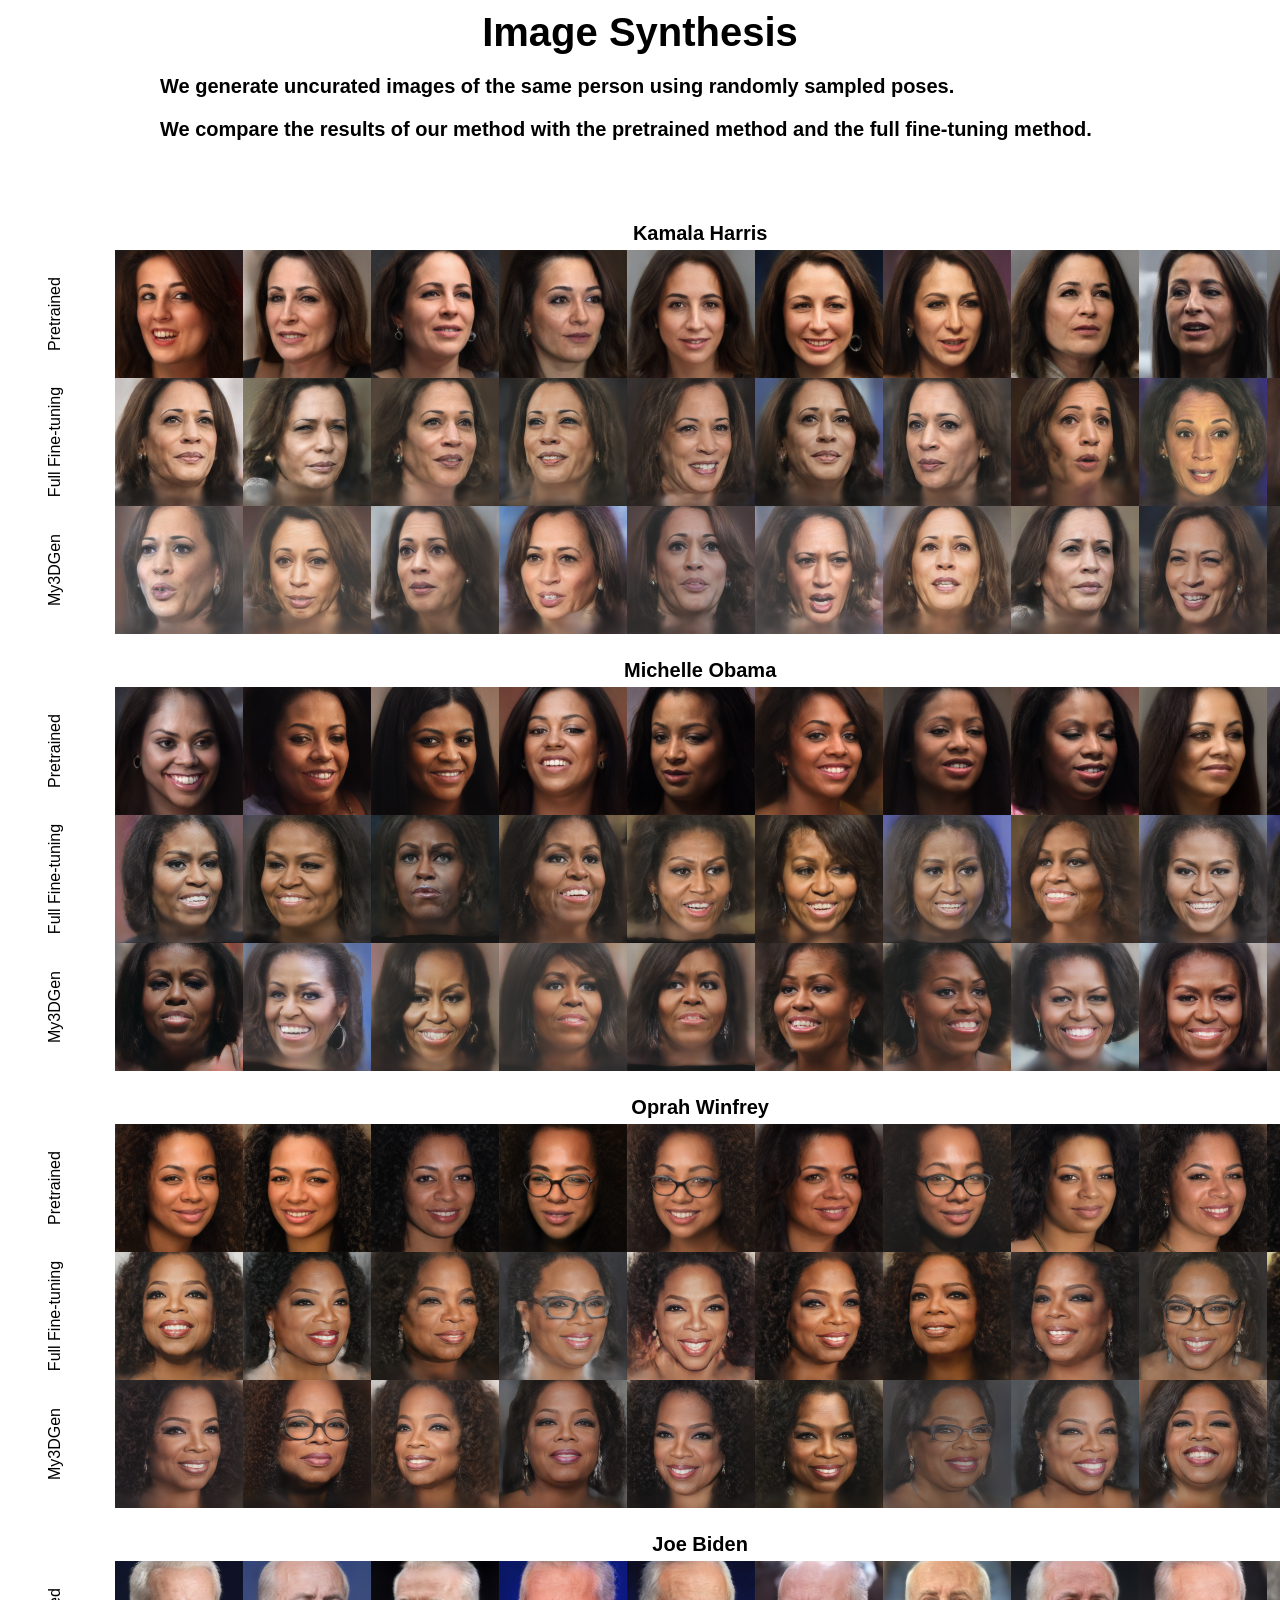
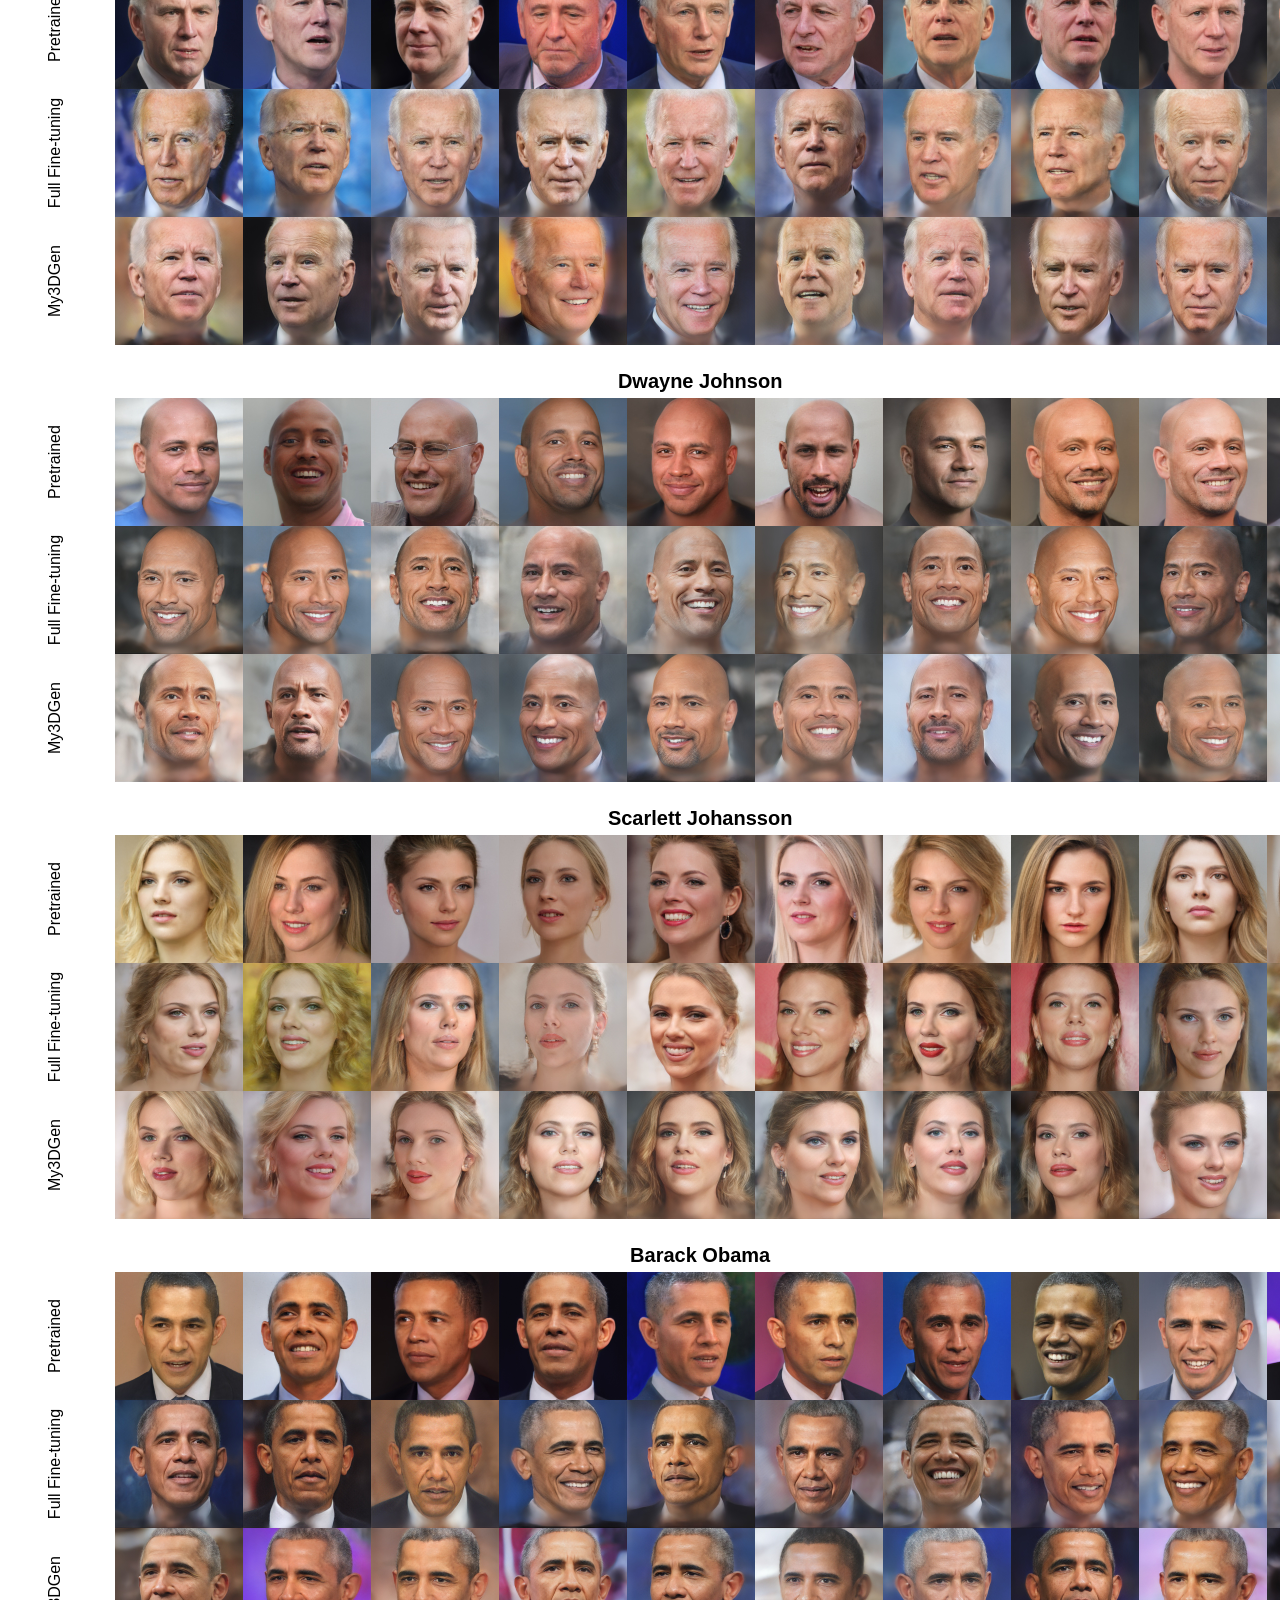
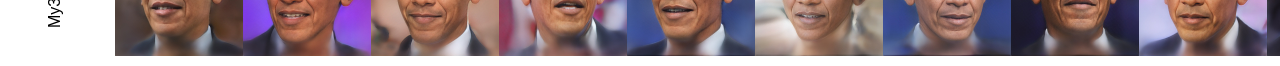
<file: supplementary/pages/synthesis.html>
<html>
<link>
<title>Image Synthesis</title>
<meta content="text/html; charset=iso-8859-1" http-equiv="Content-Type">
<style type="text/css">
	l, body, #wrapper
	{
		background-color: #ffffff;
		color: #000000;
		font-family: Arial, Helvetica, sans-serif;
		text-align: center;
		margin: 0;
		padding: 0;
	}
	
	img
	{
		border: 0;
	}
	
	td
	{
		text-align: center;
		padding: 5px;
	}
	
	.section
	{
		font-size: 40px;
		font-weight: bold;
		text-align: center;
		margin-top: 10px;
	}
	
	.subsection
	{
		font-size: 28px;
		font-weight: bold;
		text-align: center;
		margin-top: 20px;
	}
	
	.subsubsection
	{
		font-size: 20px;
		font-weight: bold;
		text-align: center;
		margin-top: 20px;
	}
	
	.navselected
	{
		color: #ff0000;
		text-decoration: underline;
		cursor: pointer;
	}
	
	.navunselected
	{
		color: #4488ff;
		text-decoration: underline;
		cursor: pointer;
	}

	a:link {color: #4488ff; text-decoration: underline; }
	a:active {color: #4488ff; text-decoration: underline; }
	a:visited {color: #4488ff; text-decoration: underline; }
	a:hover {color: #ff0000; text-decoration: none; }



	.before,
	.after {
		margin: 0;
	}

	.before figcaption,
	.after figcaption {
		background: #fff;
		border: 1px solid #c0c0c0;
		border-radius: 12px;
		color: #2e3452;
		opacity: 0.8;
		padding: 12px;
		position: absolute;
		top: 50%;
		transform: translateY(-50%);
		line-height: 100%;
	}

	.before figcaption {
		left: 12px;
	}

	.after figcaption {
		right: 12px;
	}

</style>
<script
	defer
	src="../static/js/index.js"
></script>
<link
	rel="stylesheet"
	href="../static/css/styles.css"
/>



</head>
<body>

<center>


<div class="section">
    Image Synthesis
</div>

<div class="subsubsection" style="text-align: center; width: 75%;">
	<p style="text-align: left;">
	We generate uncurated images of the same person using randomly sampled poses.
	</p>
	<p style="text-align: left;">
	We compare the results of our method with the pretrained method and the full fine-tuning method.
	</p>
</div>

<br>
<br>

<table style="width:100%;max-width:800px;border:0px;border-spacing:0px;border-collapse:separate;margin-right:auto;margin-left:auto;">
	<tbody>
		<tr style="padding:0px">
		<td style="padding:0px">
		  <table style="width:100%;border:0px;border-spacing:0px;border-collapse:separate;margin-right:auto;margin-left:auto;">
			<tbody>
				<!-- example -->
				<tr style="text-align: center;">
					<td colspan="5">
						<div class="subsubsection" style="text-align: center;">
						Kamala Harris
						</div>
					</td>
				</tr>
				<tr>
					<td style="padding:0;vertical-align:middle">
                        <div style="transform: rotate(270deg); white-space: nowrap; margin-right: 0px;">
                          Pretrained
                        </div>
                    </td>
					<td style="padding:0 5 0 5;vertical-align:middle">
					  <div style="display: flex; align-items: center; height: 128px;">
						<div style="height: 100%; display: flex; align-items: center;">
							<img style="height: 100%; width: auto;" src="../results/synthesis/kamala/pretrained/0.jpg"></img>
							<img style="height: 100%; width: auto;" src="../results/synthesis/kamala/pretrained/1.jpg"></img>
							<img style="height: 100%; width: auto;" src="../results/synthesis/kamala/pretrained/2.jpg"></img>
							<img style="height: 100%; width: auto;" src="../results/synthesis/kamala/pretrained/3.jpg"></img>
							<img style="height: 100%; width: auto;" src="../results/synthesis/kamala/pretrained/4.jpg"></img>
							<img style="height: 100%; width: auto;" src="../results/synthesis/kamala/pretrained/5.jpg"></img>
							<img style="height: 100%; width: auto;" src="../results/synthesis/kamala/pretrained/7.jpg"></img>
							<img style="height: 100%; width: auto;" src="../results/synthesis/kamala/pretrained/8.jpg"></img>
							<img style="height: 100%; width: auto;" src="../results/synthesis/kamala/pretrained/9.jpg"></img>
							<img style="height: 100%; width: auto;" src="../results/synthesis/kamala/pretrained/10.jpg"></img>
					  </div>
					</td>
				</tr>
				<tr>
					<td style="padding:0;vertical-align:middle">
                        <div style="transform: rotate(270deg); white-space: nowrap; margin-right: 0px;">
                          Full Fine-tuning
                        </div>
                    </td>
					<td style="padding:0 5 0 5;vertical-align:middle">
					  <div style="display: flex; align-items: center; height: 128px;">
						<div style="height: 100%; display: flex; align-items: center;">
							<img style="height: 100%; width: auto;" src="../results/synthesis/kamala/full/0.jpg"></img>
							<img style="height: 100%; width: auto;" src="../results/synthesis/kamala/full/1.jpg"></img>
							<img style="height: 100%; width: auto;" src="../results/synthesis/kamala/full/2.jpg"></img>
							<img style="height: 100%; width: auto;" src="../results/synthesis/kamala/full/3.jpg"></img>
							<img style="height: 100%; width: auto;" src="../results/synthesis/kamala/full/4.jpg"></img>
							<img style="height: 100%; width: auto;" src="../results/synthesis/kamala/full/5.jpg"></img>
							<img style="height: 100%; width: auto;" src="../results/synthesis/kamala/full/7.jpg"></img>
							<img style="height: 100%; width: auto;" src="../results/synthesis/kamala/full/8.jpg"></img>
							<img style="height: 100%; width: auto;" src="../results/synthesis/kamala/full/9.jpg"></img>
							<img style="height: 100%; width: auto;" src="../results/synthesis/kamala/full/10.jpg"></img>
					  </div>
					</td>
				</tr>
				<tr>
					<td style="padding:0;vertical-align:middle">
                        <div style="transform: rotate(270deg); white-space: nowrap; margin-right: 0px;">
                          My3DGen
                        </div>
                    </td>
					<td style="padding:0 5 0 5;vertical-align:middle">
					  <div style="display: flex; align-items: center; height: 128px;">
						<div style="height: 100%; display: flex; align-items: center;">
							<img style="height: 100%; width: auto;" src="../results/synthesis/kamala/lora/0.jpg"></img>
							<img style="height: 100%; width: auto;" src="../results/synthesis/kamala/lora/1.jpg"></img>
							<img style="height: 100%; width: auto;" src="../results/synthesis/kamala/lora/2.jpg"></img>
							<img style="height: 100%; width: auto;" src="../results/synthesis/kamala/lora/3.jpg"></img>
							<img style="height: 100%; width: auto;" src="../results/synthesis/kamala/lora/4.jpg"></img>
							<img style="height: 100%; width: auto;" src="../results/synthesis/kamala/lora/5.jpg"></img>
							<img style="height: 100%; width: auto;" src="../results/synthesis/kamala/lora/7.jpg"></img>
							<img style="height: 100%; width: auto;" src="../results/synthesis/kamala/lora/8.jpg"></img>
							<img style="height: 100%; width: auto;" src="../results/synthesis/kamala/lora/9.jpg"></img>
							<img style="height: 100%; width: auto;" src="../results/synthesis/kamala/lora/10.jpg"></img>
					  </div>
					</td>
				</tr>

                <!-- example -->
				<tr style="text-align: center;">
					<td colspan="5">
						<div class="subsubsection" style="text-align: center;">
						Michelle Obama
						</div>
					</td>
				</tr>
				<tr>
					<td style="padding:0;vertical-align:middle">
                        <div style="transform: rotate(270deg); white-space: nowrap; margin-right: 0px;">
                          Pretrained
                        </div>
                    </td>
					<td style="padding:0 5 0 5;vertical-align:middle">
					  <div style="display: flex; align-items: center; height: 128px;">
						<div style="height: 100%; display: flex; align-items: center;">
							<img style="height: 100%; width: auto;" src="../results/synthesis/michelle/pretrained/0.jpg"></img>
							<img style="height: 100%; width: auto;" src="../results/synthesis/michelle/pretrained/1.jpg"></img>
							<img style="height: 100%; width: auto;" src="../results/synthesis/michelle/pretrained/2.jpg"></img>
							<img style="height: 100%; width: auto;" src="../results/synthesis/michelle/pretrained/3.jpg"></img>
							<img style="height: 100%; width: auto;" src="../results/synthesis/michelle/pretrained/4.jpg"></img>
							<img style="height: 100%; width: auto;" src="../results/synthesis/michelle/pretrained/5.jpg"></img>
							<img style="height: 100%; width: auto;" src="../results/synthesis/michelle/pretrained/7.jpg"></img>
							<img style="height: 100%; width: auto;" src="../results/synthesis/michelle/pretrained/8.jpg"></img>
							<img style="height: 100%; width: auto;" src="../results/synthesis/michelle/pretrained/9.jpg"></img>
							<img style="height: 100%; width: auto;" src="../results/synthesis/michelle/pretrained/10.jpg"></img>
					  </div>
					</td>
				</tr>
				<tr>
					<td style="padding:0;vertical-align:middle">
                        <div style="transform: rotate(270deg); white-space: nowrap; margin-right: 0px;">
                          Full Fine-tuning
                        </div>
                    </td>
					<td style="padding:0 5 0 5;vertical-align:middle">
					  <div style="display: flex; align-items: center; height: 128px;">
						<div style="height: 100%; display: flex; align-items: center;">
							<img style="height: 100%; width: auto;" src="../results/synthesis/michelle/full/0.jpg"></img>
							<img style="height: 100%; width: auto;" src="../results/synthesis/michelle/full/1.jpg"></img>
							<img style="height: 100%; width: auto;" src="../results/synthesis/michelle/full/2.jpg"></img>
							<img style="height: 100%; width: auto;" src="../results/synthesis/michelle/full/3.jpg"></img>
							<img style="height: 100%; width: auto;" src="../results/synthesis/michelle/full/4.jpg"></img>
							<img style="height: 100%; width: auto;" src="../results/synthesis/michelle/full/5.jpg"></img>
							<img style="height: 100%; width: auto;" src="../results/synthesis/michelle/full/7.jpg"></img>
							<img style="height: 100%; width: auto;" src="../results/synthesis/michelle/full/8.jpg"></img>
							<img style="height: 100%; width: auto;" src="../results/synthesis/michelle/full/9.jpg"></img>
							<img style="height: 100%; width: auto;" src="../results/synthesis/michelle/full/10.jpg"></img>
					  </div>
					</td>
				</tr>
				<tr>
					<td style="padding:0;vertical-align:middle">
                        <div style="transform: rotate(270deg); white-space: nowrap; margin-right: 0px;">
                            My3DGen
                        </div>
                    </td>
					<td style="padding:0 5 0 5;vertical-align:middle">
					  <div style="display: flex; align-items: center; height: 128px;">
						<div style="height: 100%; display: flex; align-items: center;">
							<img style="height: 100%; width: auto;" src="../results/synthesis/michelle/lora/0.jpg"></img>
							<img style="height: 100%; width: auto;" src="../results/synthesis/michelle/lora/1.jpg"></img>
							<img style="height: 100%; width: auto;" src="../results/synthesis/michelle/lora/2.jpg"></img>
							<img style="height: 100%; width: auto;" src="../results/synthesis/michelle/lora/3.jpg"></img>
							<img style="height: 100%; width: auto;" src="../results/synthesis/michelle/lora/4.jpg"></img>
							<img style="height: 100%; width: auto;" src="../results/synthesis/michelle/lora/5.jpg"></img>
							<img style="height: 100%; width: auto;" src="../results/synthesis/michelle/lora/7.jpg"></img>
							<img style="height: 100%; width: auto;" src="../results/synthesis/michelle/lora/8.jpg"></img>
							<img style="height: 100%; width: auto;" src="../results/synthesis/michelle/lora/9.jpg"></img>
							<img style="height: 100%; width: auto;" src="../results/synthesis/michelle/lora/10.jpg"></img>
					  </div>
					</td>
				</tr>


				<!-- example -->
				<tr style="text-align: center;">
					<td colspan="5">
						<div class="subsubsection" style="text-align: center;">
						Oprah Winfrey
						</div>
					</td>
				</tr>
				<tr>
					<td style="padding:0;vertical-align:middle">
                        <div style="transform: rotate(270deg); white-space: nowrap; margin-right: 0px;">
                          Pretrained
                        </div>
                    </td>
					<td style="padding:0 5 0 5;vertical-align:middle">
					  <div style="display: flex; align-items: center; height: 128px;">
						<div style="height: 100%; display: flex; align-items: center;">
							<img style="height: 100%; width: auto;" src="../results/synthesis/oprah/pretrained/0.jpg"></img>
							<img style="height: 100%; width: auto;" src="../results/synthesis/oprah/pretrained/1.jpg"></img>
							<img style="height: 100%; width: auto;" src="../results/synthesis/oprah/pretrained/2.jpg"></img>
							<img style="height: 100%; width: auto;" src="../results/synthesis/oprah/pretrained/3.jpg"></img>
							<img style="height: 100%; width: auto;" src="../results/synthesis/oprah/pretrained/4.jpg"></img>
							<img style="height: 100%; width: auto;" src="../results/synthesis/oprah/pretrained/5.jpg"></img>
							<img style="height: 100%; width: auto;" src="../results/synthesis/oprah/pretrained/7.jpg"></img>
							<img style="height: 100%; width: auto;" src="../results/synthesis/oprah/pretrained/8.jpg"></img>
							<img style="height: 100%; width: auto;" src="../results/synthesis/oprah/pretrained/9.jpg"></img>
							<img style="height: 100%; width: auto;" src="../results/synthesis/oprah/pretrained/10.jpg"></img>
					  </div>
					</td>
				</tr>
				<tr>
					<td style="padding:0;vertical-align:middle">
                        <div style="transform: rotate(270deg); white-space: nowrap; margin-right: 0px;">
                          Full Fine-tuning
                        </div>
                    </td>
					<td style="padding:0 5 0 5;vertical-align:middle">
					  <div style="display: flex; align-items: center; height: 128px;">
						<div style="height: 100%; display: flex; align-items: center;">
							<img style="height: 100%; width: auto;" src="../results/synthesis/oprah/full/0.jpg"></img>
							<img style="height: 100%; width: auto;" src="../results/synthesis/oprah/full/1.jpg"></img>
							<img style="height: 100%; width: auto;" src="../results/synthesis/oprah/full/2.jpg"></img>
							<img style="height: 100%; width: auto;" src="../results/synthesis/oprah/full/3.jpg"></img>
							<img style="height: 100%; width: auto;" src="../results/synthesis/oprah/full/4.jpg"></img>
							<img style="height: 100%; width: auto;" src="../results/synthesis/oprah/full/5.jpg"></img>
							<img style="height: 100%; width: auto;" src="../results/synthesis/oprah/full/7.jpg"></img>
							<img style="height: 100%; width: auto;" src="../results/synthesis/oprah/full/8.jpg"></img>
							<img style="height: 100%; width: auto;" src="../results/synthesis/oprah/full/9.jpg"></img>
							<img style="height: 100%; width: auto;" src="../results/synthesis/oprah/full/10.jpg"></img>
					  </div>
					</td>
				</tr>
				<tr>
					<td style="padding:0;vertical-align:middle">
                        <div style="transform: rotate(270deg); white-space: nowrap; margin-right: 0px;">
                          My3DGen
                        </div>
                    </td>
					<td style="padding:0 5 0 5;vertical-align:middle">
					  <div style="display: flex; align-items: center; height: 128px;">
						<div style="height: 100%; display: flex; align-items: center;">
							<img style="height: 100%; width: auto;" src="../results/synthesis/oprah/lora/0.jpg"></img>
							<img style="height: 100%; width: auto;" src="../results/synthesis/oprah/lora/1.jpg"></img>
							<img style="height: 100%; width: auto;" src="../results/synthesis/oprah/lora/2.jpg"></img>
							<img style="height: 100%; width: auto;" src="../results/synthesis/oprah/lora/3.jpg"></img>
							<img style="height: 100%; width: auto;" src="../results/synthesis/oprah/lora/4.jpg"></img>
							<img style="height: 100%; width: auto;" src="../results/synthesis/oprah/lora/5.jpg"></img>
							<img style="height: 100%; width: auto;" src="../results/synthesis/oprah/lora/7.jpg"></img>
							<img style="height: 100%; width: auto;" src="../results/synthesis/oprah/lora/8.jpg"></img>
							<img style="height: 100%; width: auto;" src="../results/synthesis/oprah/lora/9.jpg"></img>
							<img style="height: 100%; width: auto;" src="../results/synthesis/oprah/lora/10.jpg"></img>
					  </div>
					</td>
				</tr>


				<!-- example -->
				<tr style="text-align: center;">
					<td colspan="5">
						<div class="subsubsection" style="text-align: center;">
						Joe Biden
						</div>
					</td>
				</tr>
				<tr>
					<td style="padding:0;vertical-align:middle">
                        <div style="transform: rotate(270deg); white-space: nowrap; margin-right: 0px;">
                          Pretrained
                        </div>
                    </td>
					<td style="padding:0 5 0 5;vertical-align:middle">
					  <div style="display: flex; align-items: center; height: 128px;">
						<div style="height: 100%; display: flex; align-items: center;">
							<img style="height: 100%; width: auto;" src="../results/synthesis/joe/pretrained/0.jpg"></img>
							<img style="height: 100%; width: auto;" src="../results/synthesis/joe/pretrained/1.jpg"></img>
							<img style="height: 100%; width: auto;" src="../results/synthesis/joe/pretrained/2.jpg"></img>
							<img style="height: 100%; width: auto;" src="../results/synthesis/joe/pretrained/3.jpg"></img>
							<img style="height: 100%; width: auto;" src="../results/synthesis/joe/pretrained/4.jpg"></img>
							<img style="height: 100%; width: auto;" src="../results/synthesis/joe/pretrained/5.jpg"></img>
							<img style="height: 100%; width: auto;" src="../results/synthesis/joe/pretrained/7.jpg"></img>
							<img style="height: 100%; width: auto;" src="../results/synthesis/joe/pretrained/8.jpg"></img>
							<img style="height: 100%; width: auto;" src="../results/synthesis/joe/pretrained/9.jpg"></img>
							<img style="height: 100%; width: auto;" src="../results/synthesis/joe/pretrained/10.jpg"></img>
					  </div>
					</td>
				</tr>
				<tr>
					<td style="padding:0;vertical-align:middle">
                        <div style="transform: rotate(270deg); white-space: nowrap; margin-right: 0px;">
                          Full Fine-tuning
                        </div>
                    </td>
					<td style="padding:0 5 0 5;vertical-align:middle">
					  <div style="display: flex; align-items: center; height: 128px;">
						<div style="height: 100%; display: flex; align-items: center;">
							<img style="height: 100%; width: auto;" src="../results/synthesis/joe/full/0.jpg"></img>
							<img style="height: 100%; width: auto;" src="../results/synthesis/joe/full/1.jpg"></img>
							<img style="height: 100%; width: auto;" src="../results/synthesis/joe/full/2.jpg"></img>
							<img style="height: 100%; width: auto;" src="../results/synthesis/joe/full/3.jpg"></img>
							<img style="height: 100%; width: auto;" src="../results/synthesis/joe/full/4.jpg"></img>
							<img style="height: 100%; width: auto;" src="../results/synthesis/joe/full/5.jpg"></img>
							<img style="height: 100%; width: auto;" src="../results/synthesis/joe/full/7.jpg"></img>
							<img style="height: 100%; width: auto;" src="../results/synthesis/joe/full/8.jpg"></img>
							<img style="height: 100%; width: auto;" src="../results/synthesis/joe/full/9.jpg"></img>
							<img style="height: 100%; width: auto;" src="../results/synthesis/joe/full/10.jpg"></img>
					  </div>
					</td>
				</tr>
				<tr>
					<td style="padding:0;vertical-align:middle">
                        <div style="transform: rotate(270deg); white-space: nowrap; margin-right: 0px;">
                          My3DGen
                        </div>
                    </td>
					<td style="padding:0 5 0 5;vertical-align:middle">
					  <div style="display: flex; align-items: center; height: 128px;">
						<div style="height: 100%; display: flex; align-items: center;">
							<img style="height: 100%; width: auto;" src="../results/synthesis/joe/lora/0.jpg"></img>
							<img style="height: 100%; width: auto;" src="../results/synthesis/joe/lora/1.jpg"></img>
							<img style="height: 100%; width: auto;" src="../results/synthesis/joe/lora/2.jpg"></img>
							<img style="height: 100%; width: auto;" src="../results/synthesis/joe/lora/3.jpg"></img>
							<img style="height: 100%; width: auto;" src="../results/synthesis/joe/lora/4.jpg"></img>
							<img style="height: 100%; width: auto;" src="../results/synthesis/joe/lora/5.jpg"></img>
							<img style="height: 100%; width: auto;" src="../results/synthesis/joe/lora/7.jpg"></img>
							<img style="height: 100%; width: auto;" src="../results/synthesis/joe/lora/8.jpg"></img>
							<img style="height: 100%; width: auto;" src="../results/synthesis/joe/lora/9.jpg"></img>
							<img style="height: 100%; width: auto;" src="../results/synthesis/joe/lora/10.jpg"></img>
					  </div>
					</td>
				</tr>




				<!-- example -->
				<tr style="text-align: center;">
					<td colspan="5">
						<div class="subsubsection" style="text-align: center;">
						Dwayne Johnson
						</div>
					</td>
				</tr>
				<tr>
					<td style="padding:0;vertical-align:middle">
                        <div style="transform: rotate(270deg); white-space: nowrap; margin-right: 0px;">
                          Pretrained
                        </div>
                    </td>
					<td style="padding:0 5 0 5;vertical-align:middle">
					  <div style="display: flex; align-items: center; height: 128px;">
						<div style="height: 100%; display: flex; align-items: center;">
							<img style="height: 100%; width: auto;" src="../results/synthesis/dwayne/pretrained/0.jpg"></img>
							<img style="height: 100%; width: auto;" src="../results/synthesis/dwayne/pretrained/1.jpg"></img>
							<img style="height: 100%; width: auto;" src="../results/synthesis/dwayne/pretrained/2.jpg"></img>
							<img style="height: 100%; width: auto;" src="../results/synthesis/dwayne/pretrained/3.jpg"></img>
							<img style="height: 100%; width: auto;" src="../results/synthesis/dwayne/pretrained/4.jpg"></img>
							<img style="height: 100%; width: auto;" src="../results/synthesis/dwayne/pretrained/5.jpg"></img>
							<img style="height: 100%; width: auto;" src="../results/synthesis/dwayne/pretrained/7.jpg"></img>
							<img style="height: 100%; width: auto;" src="../results/synthesis/dwayne/pretrained/8.jpg"></img>
							<img style="height: 100%; width: auto;" src="../results/synthesis/dwayne/pretrained/9.jpg"></img>
							<img style="height: 100%; width: auto;" src="../results/synthesis/dwayne/pretrained/10.jpg"></img>
					  </div>
					</td>
				</tr>
				<tr>
					<td style="padding:0;vertical-align:middle">
                        <div style="transform: rotate(270deg); white-space: nowrap; margin-right: 0px;">
                          Full Fine-tuning
                        </div>
                    </td>
					<td style="padding:0 5 0 5;vertical-align:middle">
					  <div style="display: flex; align-items: center; height: 128px;">
						<div style="height: 100%; display: flex; align-items: center;">
							<img style="height: 100%; width: auto;" src="../results/synthesis/dwayne/full/0.jpg"></img>
							<img style="height: 100%; width: auto;" src="../results/synthesis/dwayne/full/1.jpg"></img>
							<img style="height: 100%; width: auto;" src="../results/synthesis/dwayne/full/2.jpg"></img>
							<img style="height: 100%; width: auto;" src="../results/synthesis/dwayne/full/3.jpg"></img>
							<img style="height: 100%; width: auto;" src="../results/synthesis/dwayne/full/4.jpg"></img>
							<img style="height: 100%; width: auto;" src="../results/synthesis/dwayne/full/5.jpg"></img>
							<img style="height: 100%; width: auto;" src="../results/synthesis/dwayne/full/7.jpg"></img>
							<img style="height: 100%; width: auto;" src="../results/synthesis/dwayne/full/8.jpg"></img>
							<img style="height: 100%; width: auto;" src="../results/synthesis/dwayne/full/9.jpg"></img>
							<img style="height: 100%; width: auto;" src="../results/synthesis/dwayne/full/10.jpg"></img>
					  </div>
					</td>
				</tr>
				<tr>
					<td style="padding:0;vertical-align:middle">
                        <div style="transform: rotate(270deg); white-space: nowrap; margin-right: 0px;">
                          My3DGen
                        </div>
                    </td>
					<td style="padding:0 5 0 5;vertical-align:middle">
					  <div style="display: flex; align-items: center; height: 128px;">
						<div style="height: 100%; display: flex; align-items: center;">
							<img style="height: 100%; width: auto;" src="../results/synthesis/dwayne/lora/0.jpg"></img>
							<img style="height: 100%; width: auto;" src="../results/synthesis/dwayne/lora/1.jpg"></img>
							<img style="height: 100%; width: auto;" src="../results/synthesis/dwayne/lora/2.jpg"></img>
							<img style="height: 100%; width: auto;" src="../results/synthesis/dwayne/lora/3.jpg"></img>
							<img style="height: 100%; width: auto;" src="../results/synthesis/dwayne/lora/4.jpg"></img>
							<img style="height: 100%; width: auto;" src="../results/synthesis/dwayne/lora/5.jpg"></img>
							<img style="height: 100%; width: auto;" src="../results/synthesis/dwayne/lora/7.jpg"></img>
							<img style="height: 100%; width: auto;" src="../results/synthesis/dwayne/lora/8.jpg"></img>
							<img style="height: 100%; width: auto;" src="../results/synthesis/dwayne/lora/9.jpg"></img>
							<img style="height: 100%; width: auto;" src="../results/synthesis/dwayne/lora/10.jpg"></img>
					  </div>
					</td>
				</tr>


				<!-- example -->
				<tr style="text-align: center;">
					<td colspan="5">
						<div class="subsubsection" style="text-align: center;">
						Scarlett Johansson
						</div>
					</td>
				</tr>
				<tr>
					<td style="padding:0;vertical-align:middle">
                        <div style="transform: rotate(270deg); white-space: nowrap; margin-right: 0px;">
                          Pretrained
                        </div>
                    </td>
					<td style="padding:0 5 0 5;vertical-align:middle">
					  <div style="display: flex; align-items: center; height: 128px;">
						<div style="height: 100%; display: flex; align-items: center;">
							<img style="height: 100%; width: auto;" src="../results/synthesis/scarlett/pretrained/0.jpg"></img>
							<img style="height: 100%; width: auto;" src="../results/synthesis/scarlett/pretrained/1.jpg"></img>
							<img style="height: 100%; width: auto;" src="../results/synthesis/scarlett/pretrained/2.jpg"></img>
							<img style="height: 100%; width: auto;" src="../results/synthesis/scarlett/pretrained/3.jpg"></img>
							<img style="height: 100%; width: auto;" src="../results/synthesis/scarlett/pretrained/4.jpg"></img>
							<img style="height: 100%; width: auto;" src="../results/synthesis/scarlett/pretrained/5.jpg"></img>
							<img style="height: 100%; width: auto;" src="../results/synthesis/scarlett/pretrained/7.jpg"></img>
							<img style="height: 100%; width: auto;" src="../results/synthesis/scarlett/pretrained/8.jpg"></img>
							<img style="height: 100%; width: auto;" src="../results/synthesis/scarlett/pretrained/9.jpg"></img>
							<img style="height: 100%; width: auto;" src="../results/synthesis/scarlett/pretrained/10.jpg"></img>
					  </div>
					</td>
				</tr>
				<tr>
					<td style="padding:0;vertical-align:middle">
                        <div style="transform: rotate(270deg); white-space: nowrap; margin-right: 0px;">
                          Full Fine-tuning
                        </div>
                    </td>
					<td style="padding:0 5 0 5;vertical-align:middle">
					  <div style="display: flex; align-items: center; height: 128px;">
						<div style="height: 100%; display: flex; align-items: center;">
							<img style="height: 100%; width: auto;" src="../results/synthesis/scarlett/full/0.jpg"></img>
							<img style="height: 100%; width: auto;" src="../results/synthesis/scarlett/full/1.jpg"></img>
							<img style="height: 100%; width: auto;" src="../results/synthesis/scarlett/full/2.jpg"></img>
							<img style="height: 100%; width: auto;" src="../results/synthesis/scarlett/full/3.jpg"></img>
							<img style="height: 100%; width: auto;" src="../results/synthesis/scarlett/full/4.jpg"></img>
							<img style="height: 100%; width: auto;" src="../results/synthesis/scarlett/full/5.jpg"></img>
							<img style="height: 100%; width: auto;" src="../results/synthesis/scarlett/full/7.jpg"></img>
							<img style="height: 100%; width: auto;" src="../results/synthesis/scarlett/full/8.jpg"></img>
							<img style="height: 100%; width: auto;" src="../results/synthesis/scarlett/full/9.jpg"></img>
							<img style="height: 100%; width: auto;" src="../results/synthesis/scarlett/full/10.jpg"></img>
					  </div>
					</td>
				</tr>
				<tr>
					<td style="padding:0;vertical-align:middle">
                        <div style="transform: rotate(270deg); white-space: nowrap; margin-right: 0px;">
                          My3DGen
                        </div>
                    </td>
					<td style="padding:0 5 0 5;vertical-align:middle">
					  <div style="display: flex; align-items: center; height: 128px;">
						<div style="height: 100%; display: flex; align-items: center;">
							<img style="height: 100%; width: auto;" src="../results/synthesis/scarlett/lora/0.jpg"></img>
							<img style="height: 100%; width: auto;" src="../results/synthesis/scarlett/lora/1.jpg"></img>
							<img style="height: 100%; width: auto;" src="../results/synthesis/scarlett/lora/2.jpg"></img>
							<img style="height: 100%; width: auto;" src="../results/synthesis/scarlett/lora/3.jpg"></img>
							<img style="height: 100%; width: auto;" src="../results/synthesis/scarlett/lora/4.jpg"></img>
							<img style="height: 100%; width: auto;" src="../results/synthesis/scarlett/lora/5.jpg"></img>
							<img style="height: 100%; width: auto;" src="../results/synthesis/scarlett/lora/7.jpg"></img>
							<img style="height: 100%; width: auto;" src="../results/synthesis/scarlett/lora/8.jpg"></img>
							<img style="height: 100%; width: auto;" src="../results/synthesis/scarlett/lora/9.jpg"></img>
							<img style="height: 100%; width: auto;" src="../results/synthesis/scarlett/lora/10.jpg"></img>
					  </div>
					</td>
				</tr>

				<!-- example -->
				<tr style="text-align: center;">
					<td colspan="5">
						<div class="subsubsection" style="text-align: center;">
						Barack Obama
						</div>
					</td>
				</tr>
				<tr>
					<td style="padding:0;vertical-align:middle">
                        <div style="transform: rotate(270deg); white-space: nowrap; margin-right: 0px;">
                          Pretrained
                        </div>
                    </td>
					<td style="padding:0 5 0 5;vertical-align:middle">
					  <div style="display: flex; align-items: center; height: 128px;">
						<div style="height: 100%; display: flex; align-items: center;">
							<img style="height: 100%; width: auto;" src="../results/synthesis/barack/pretrained/0.jpg"></img>
							<img style="height: 100%; width: auto;" src="../results/synthesis/barack/pretrained/1.jpg"></img>
							<img style="height: 100%; width: auto;" src="../results/synthesis/barack/pretrained/2.jpg"></img>
							<img style="height: 100%; width: auto;" src="../results/synthesis/barack/pretrained/3.jpg"></img>
							<img style="height: 100%; width: auto;" src="../results/synthesis/barack/pretrained/4.jpg"></img>
							<img style="height: 100%; width: auto;" src="../results/synthesis/barack/pretrained/5.jpg"></img>
							<img style="height: 100%; width: auto;" src="../results/synthesis/barack/pretrained/7.jpg"></img>
							<img style="height: 100%; width: auto;" src="../results/synthesis/barack/pretrained/8.jpg"></img>
							<img style="height: 100%; width: auto;" src="../results/synthesis/barack/pretrained/9.jpg"></img>
							<img style="height: 100%; width: auto;" src="../results/synthesis/barack/pretrained/10.jpg"></img>
					  </div>
					</td>
				</tr>
				<tr>
					<td style="padding:0;vertical-align:middle">
                        <div style="transform: rotate(270deg); white-space: nowrap; margin-right: 0px;">
                          Full Fine-tuning
                        </div>
                    </td>
					<td style="padding:0 5 0 5;vertical-align:middle">
					  <div style="display: flex; align-items: center; height: 128px;">
						<div style="height: 100%; display: flex; align-items: center;">
							<img style="height: 100%; width: auto;" src="../results/synthesis/barack/full/0.jpg"></img>
							<img style="height: 100%; width: auto;" src="../results/synthesis/barack/full/1.jpg"></img>
							<img style="height: 100%; width: auto;" src="../results/synthesis/barack/full/2.jpg"></img>
							<img style="height: 100%; width: auto;" src="../results/synthesis/barack/full/3.jpg"></img>
							<img style="height: 100%; width: auto;" src="../results/synthesis/barack/full/4.jpg"></img>
							<img style="height: 100%; width: auto;" src="../results/synthesis/barack/full/5.jpg"></img>
							<img style="height: 100%; width: auto;" src="../results/synthesis/barack/full/7.jpg"></img>
							<img style="height: 100%; width: auto;" src="../results/synthesis/barack/full/8.jpg"></img>
							<img style="height: 100%; width: auto;" src="../results/synthesis/barack/full/9.jpg"></img>
							<img style="height: 100%; width: auto;" src="../results/synthesis/barack/full/10.jpg"></img>
					  </div>
					</td>
				</tr>
				<tr>
					<td style="padding:0;vertical-align:middle">
                        <div style="transform: rotate(270deg); white-space: nowrap; margin-right: 0px;">
                          My3DGen
                        </div>
                    </td>
					<td style="padding:0 5 0 5;vertical-align:middle">
					  <div style="display: flex; align-items: center; height: 128px;">
						<div style="height: 100%; display: flex; align-items: center;">
							<img style="height: 100%; width: auto;" src="../results/synthesis/barack/lora/0.jpg"></img>
							<img style="height: 100%; width: auto;" src="../results/synthesis/barack/lora/1.jpg"></img>
							<img style="height: 100%; width: auto;" src="../results/synthesis/barack/lora/2.jpg"></img>
							<img style="height: 100%; width: auto;" src="../results/synthesis/barack/lora/3.jpg"></img>
							<img style="height: 100%; width: auto;" src="../results/synthesis/barack/lora/4.jpg"></img>
							<img style="height: 100%; width: auto;" src="../results/synthesis/barack/lora/5.jpg"></img>
							<img style="height: 100%; width: auto;" src="../results/synthesis/barack/lora/7.jpg"></img>
							<img style="height: 100%; width: auto;" src="../results/synthesis/barack/lora/8.jpg"></img>
							<img style="height: 100%; width: auto;" src="../results/synthesis/barack/lora/9.jpg"></img>
							<img style="height: 100%; width: auto;" src="../results/synthesis/barack/lora/10.jpg"></img>
					  </div>
					</td>
				</tr>

                <!-- example -->
				<tr style="text-align: center;">
					<td colspan="5">
					</td>
				</tr>

				
			</tbody>
		  </table>
		</td>
		</tr>
	</tbody>
</table>
  

</body>
</html>
</file>
<file: supplementary/static/css/styles.css>
img-comparison-slider {
  visibility: hidden;
}

img-comparison-slider [slot='second'] {
  display: none;
}

img-comparison-slider.rendered {
  visibility: inherit;
}

img-comparison-slider.rendered [slot='second'] {
  display: unset;
}
</file>
